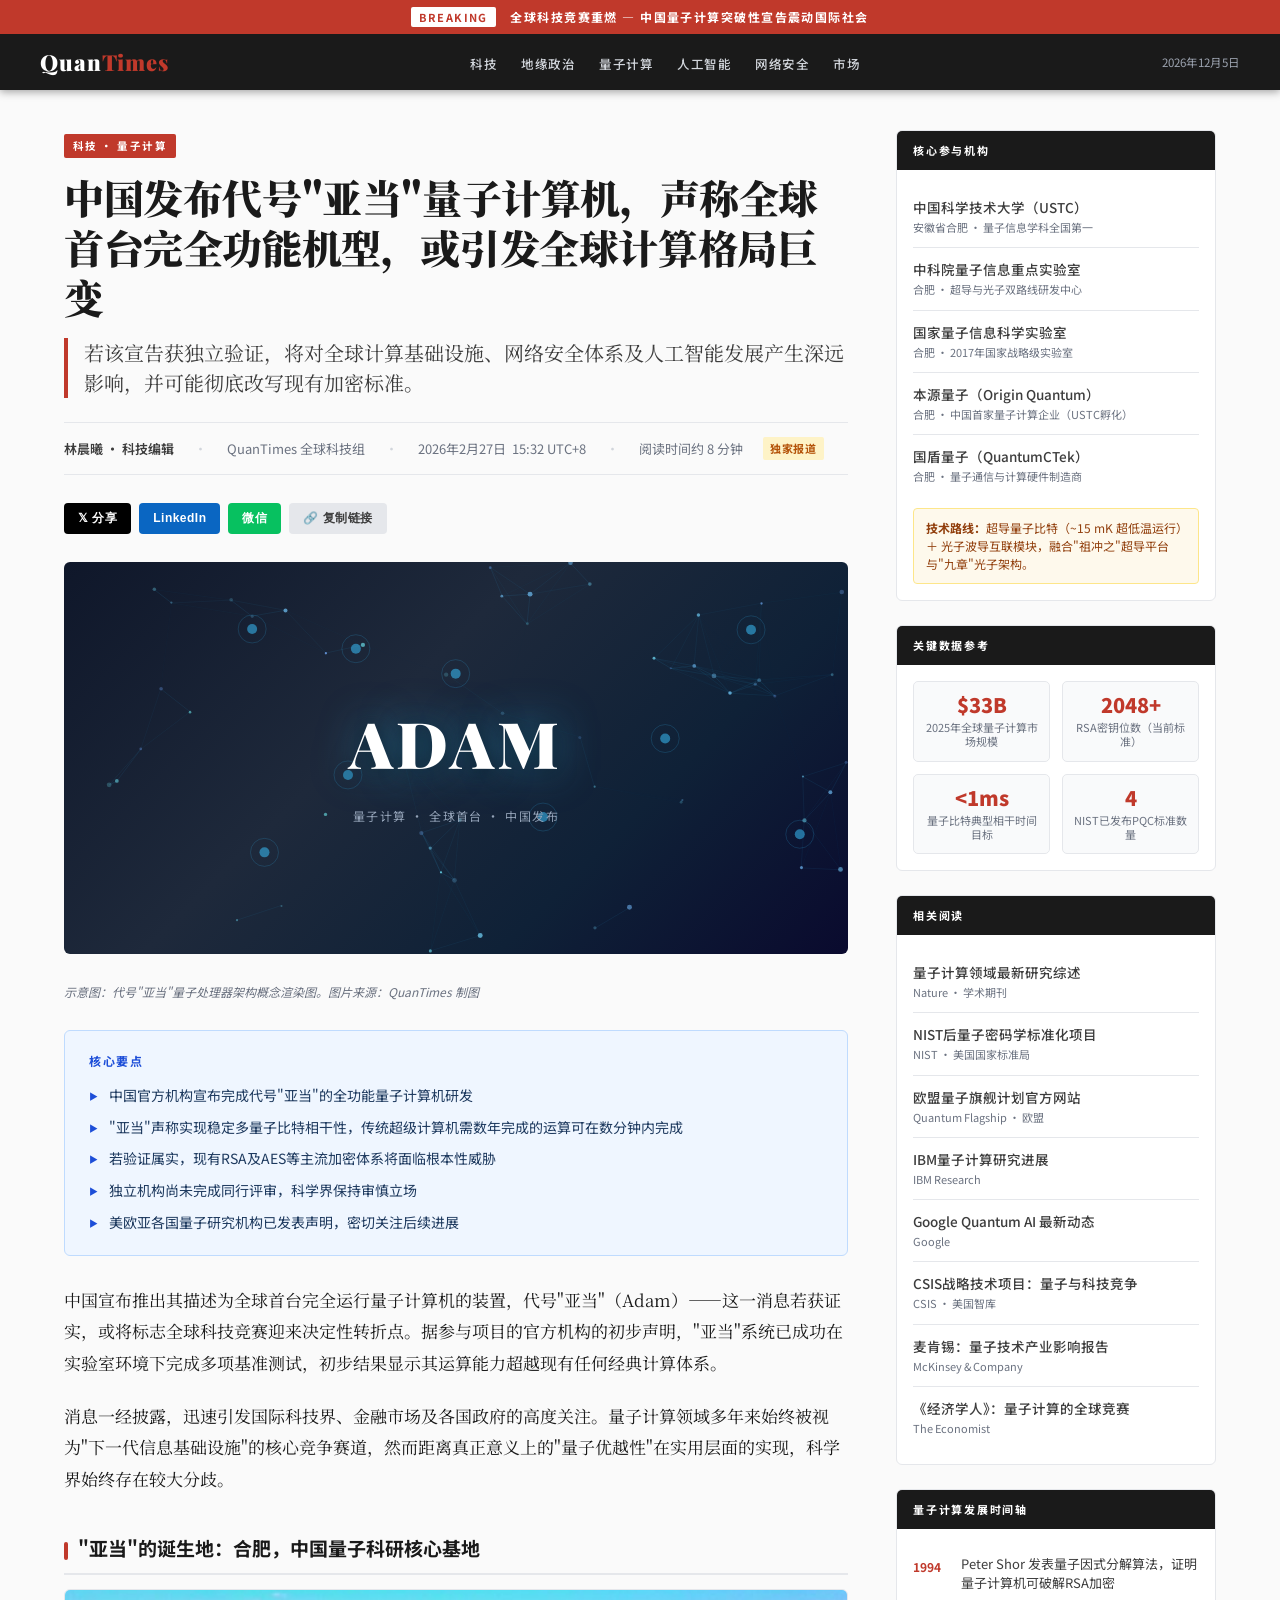
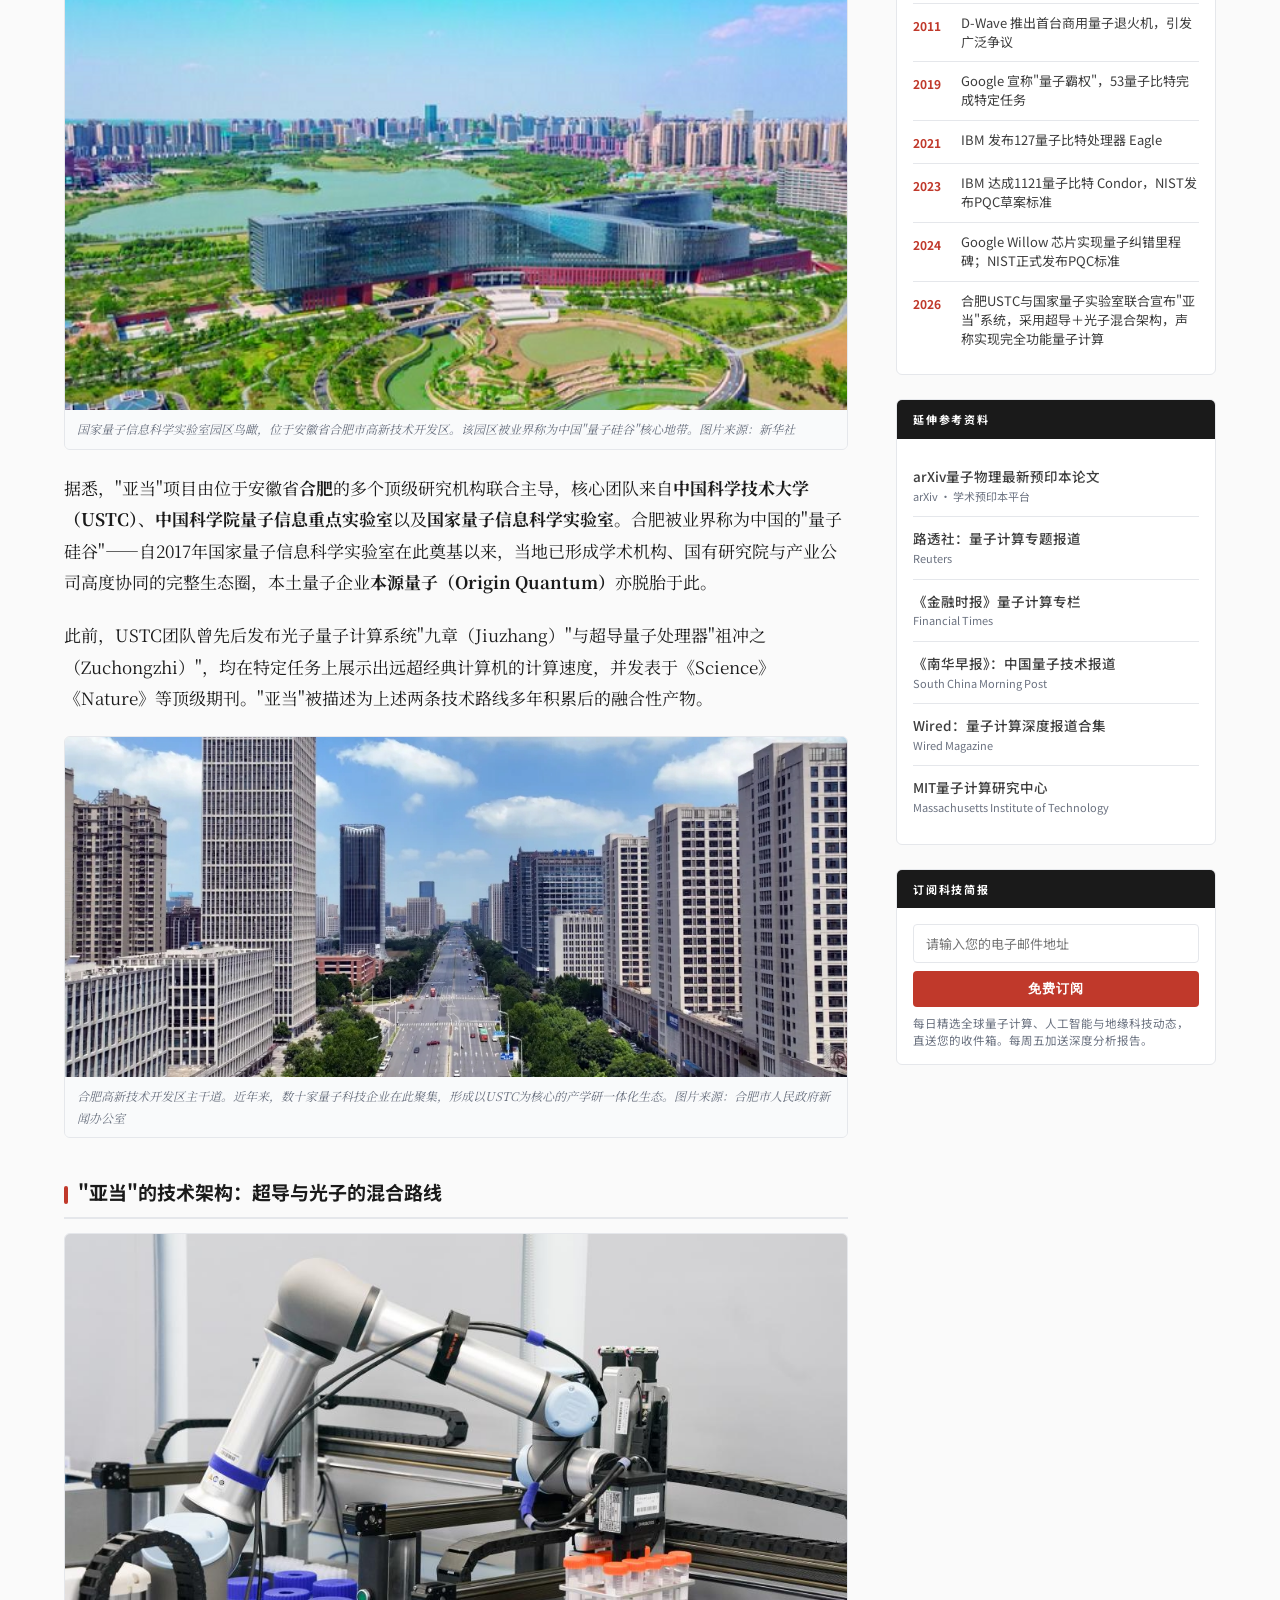
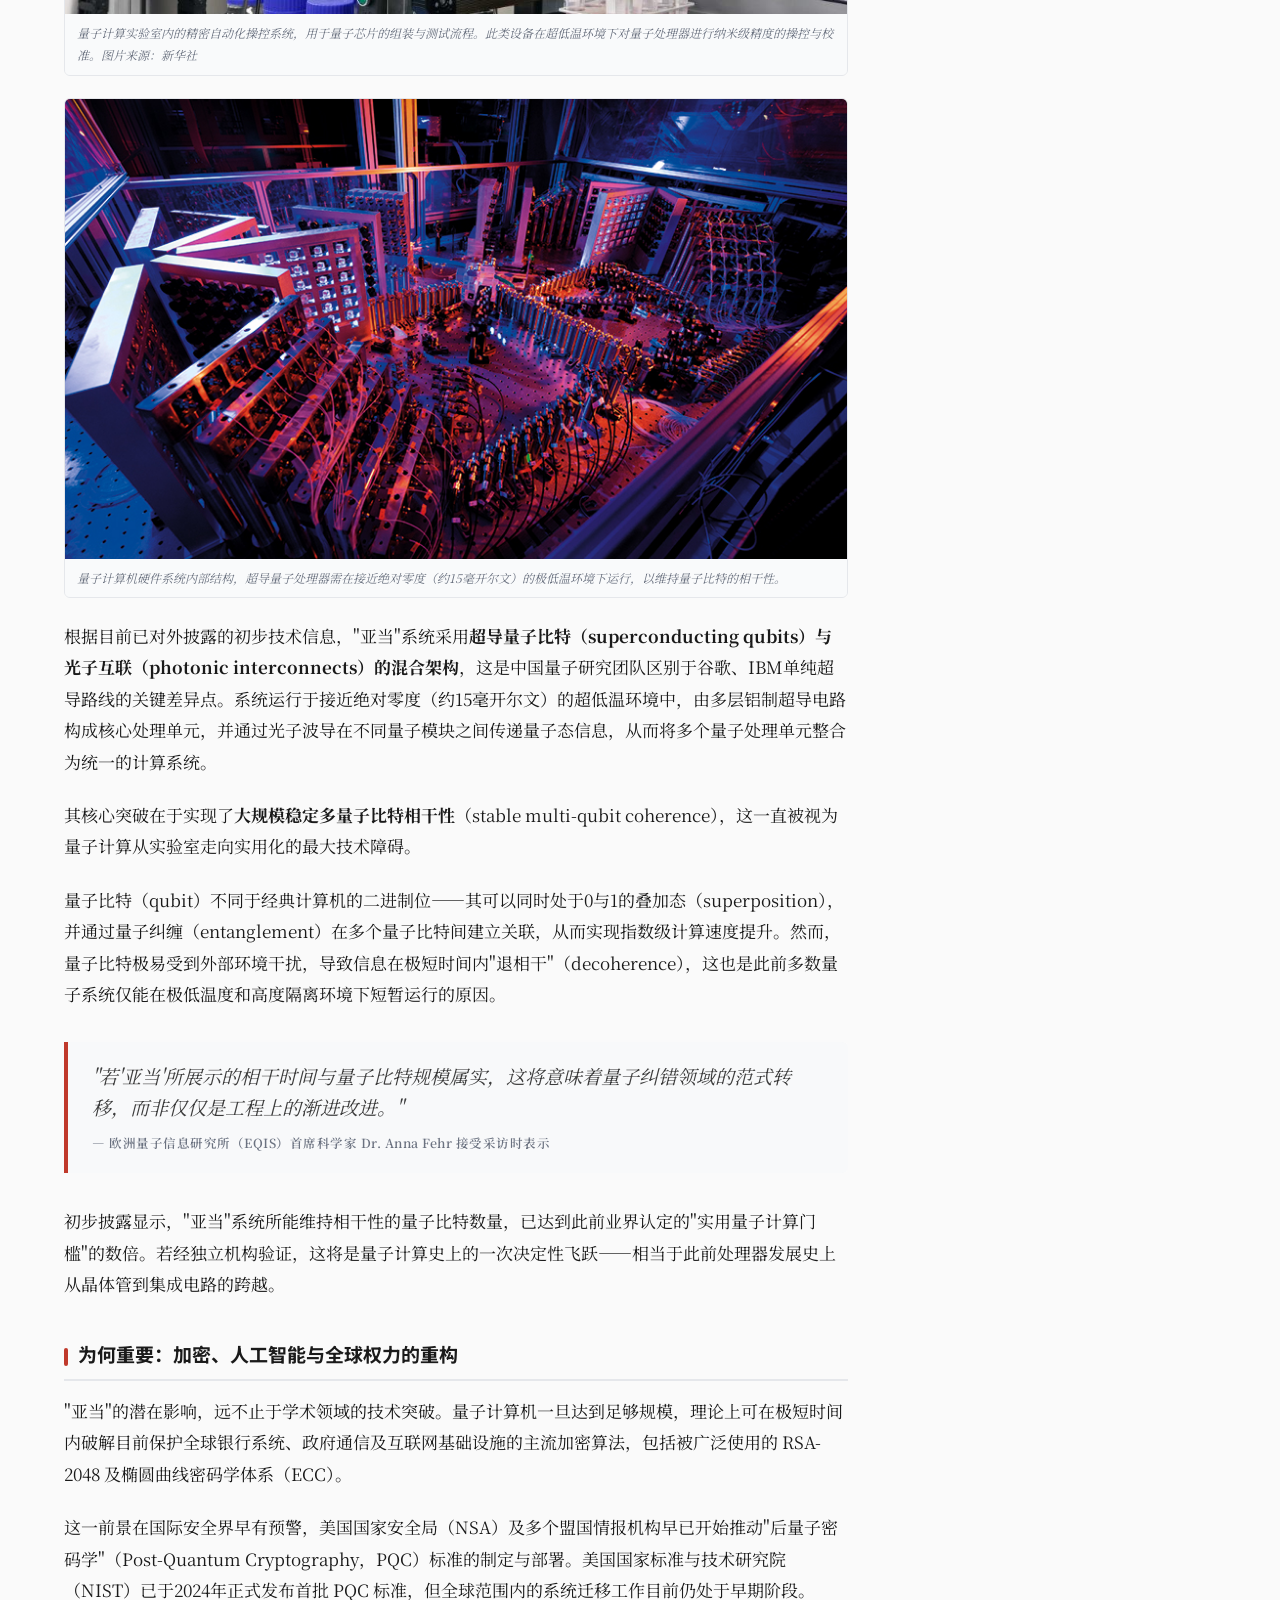
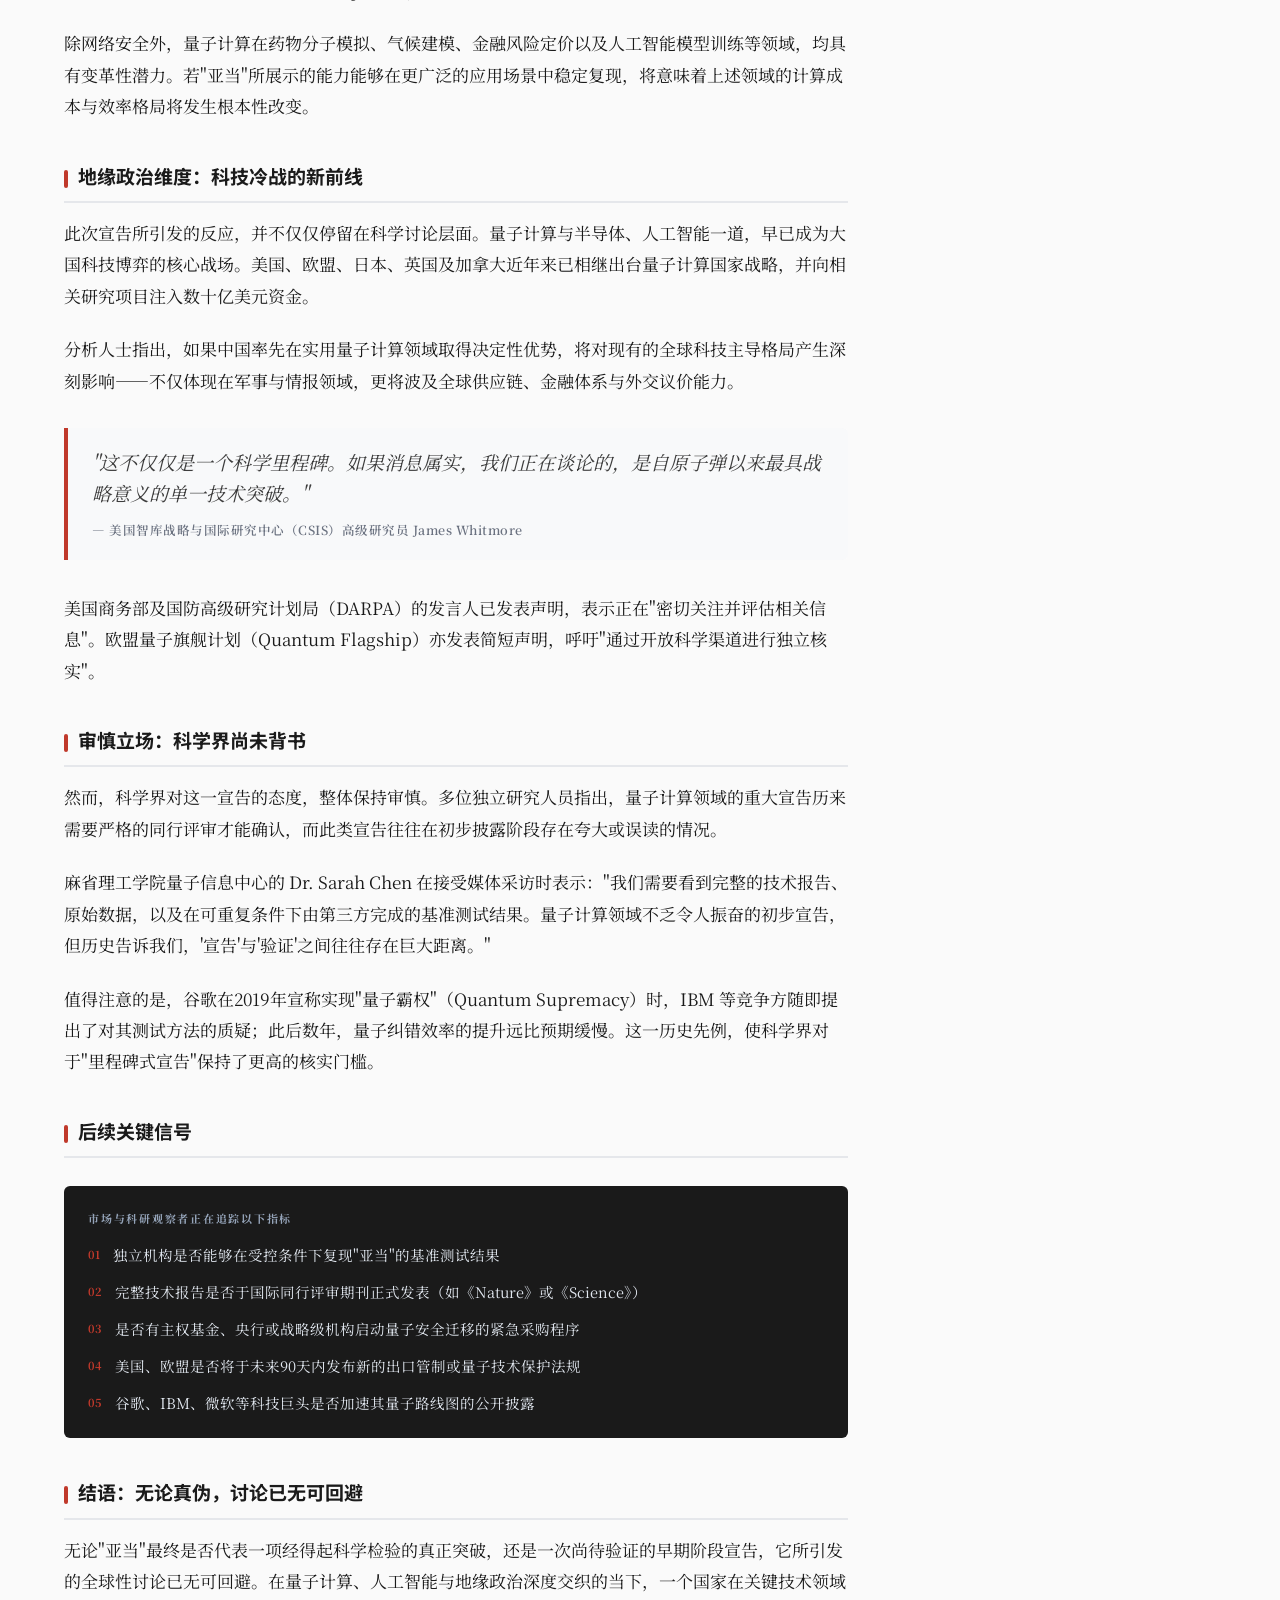
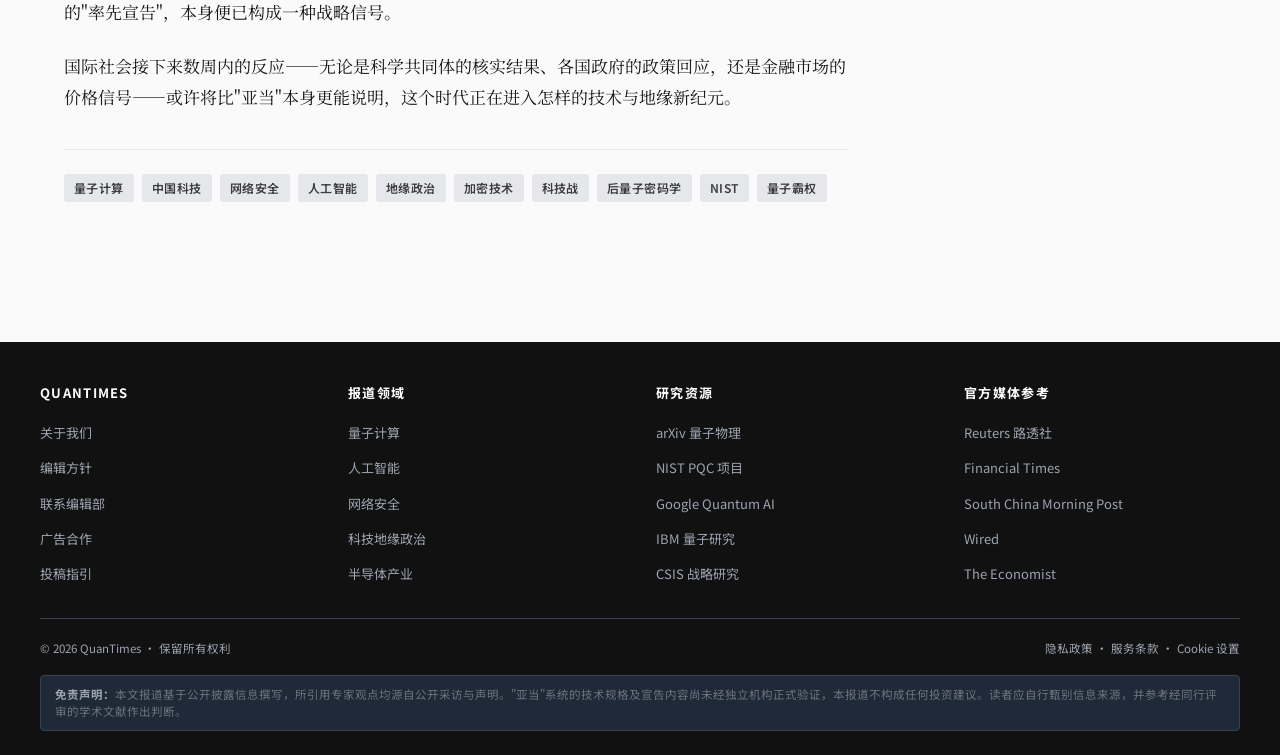
<file: index.html>
<!DOCTYPE html>
<html lang="zh-CN">
<head>
  <meta charset="UTF-8" />
  <meta name="viewport" content="width=device-width, initial-scale=1.0" />
  <title>中国发布"亚当"量子计算机，或引发全球计算格局巨变 — QuanTimes</title>
  <meta name="description" content="中国宣布推出全球首台完全功能量子计算机"亚当"，若获验证，或将重塑全球计算、网络安全与人工智能基础设施。" />
  <link rel="preconnect" href="https://fonts.googleapis.com" />
  <link href="https://fonts.googleapis.com/css2?family=Noto+Serif+SC:wght@300;400;600;700;900&family=Noto+Sans+SC:wght@300;400;500;600;700&family=Playfair+Display:wght@700;900&display=swap" rel="stylesheet" />
  <style>
    *, *::before, *::after { box-sizing: border-box; margin: 0; padding: 0; }

    :root {
      --red:       #c0392b;
      --red-dark:  #96281b;
      --ink:       #1a1a1a;
      --ink-light: #3d3d3d;
      --muted:     #6b7280;
      --border:    #e5e7eb;
      --bg:        #fafafa;
      --white:     #ffffff;
      --accent:    #1d4ed8;
      --gold:      #b45309;
    }

    html { scroll-behavior: smooth; }

    body {
      font-family: 'Noto Sans SC', 'PingFang SC', 'Microsoft YaHei', sans-serif;
      background: var(--bg);
      color: var(--ink);
      line-height: 1.7;
      font-size: 16px;
    }

    /* ── BREAKING BANNER ── */
    .breaking-banner {
      background: var(--red);
      color: #fff;
      font-size: 12px;
      font-weight: 700;
      letter-spacing: .12em;
      text-transform: uppercase;
      padding: 7px 0;
      text-align: center;
      position: sticky;
      top: 0;
      z-index: 100;
    }
    .breaking-banner span.label {
      background: #fff;
      color: var(--red);
      padding: 2px 8px;
      border-radius: 2px;
      margin-right: 10px;
      font-size: 11px;
    }

    /* ── MASTHEAD ── */
    .masthead {
      background: var(--ink);
      color: #fff;
      padding: 0 24px;
      position: sticky;
      top: 32px;
      z-index: 99;
      box-shadow: 0 2px 8px rgba(0,0,0,.35);
    }
    .masthead-inner {
      max-width: 1200px;
      margin: 0 auto;
      display: flex;
      align-items: center;
      justify-content: space-between;
      gap: 16px;
      height: 56px;
    }
    .logo {
      font-family: 'Playfair Display', serif;
      font-size: 22px;
      font-weight: 900;
      letter-spacing: .04em;
      color: #fff;
      text-decoration: none;
      white-space: nowrap;
    }
    .logo span { color: var(--red); }
    .nav-links {
      display: flex;
      gap: 4px;
      list-style: none;
      flex-wrap: wrap;
    }
    .nav-links a {
      color: #d1d5db;
      text-decoration: none;
      font-size: 12.5px;
      font-weight: 500;
      letter-spacing: .04em;
      padding: 4px 10px;
      border-radius: 3px;
      transition: background .15s, color .15s;
    }
    .nav-links a:hover { background: rgba(255,255,255,.1); color: #fff; }
    .nav-date {
      font-size: 11.5px;
      color: #9ca3af;
      white-space: nowrap;
    }

    /* ── LAYOUT ── */
    .page-wrap {
      max-width: 1200px;
      margin: 0 auto;
      padding: 40px 24px 80px;
      display: grid;
      grid-template-columns: 1fr 320px;
      gap: 48px;
      align-items: start;
    }
    @media (max-width: 900px) {
      .page-wrap { grid-template-columns: 1fr; gap: 32px; }
    }

    /* ── ARTICLE ── */
    article { min-width: 0; }

    .section-label {
      display: inline-block;
      background: var(--red);
      color: #fff;
      font-size: 10.5px;
      font-weight: 700;
      letter-spacing: .14em;
      text-transform: uppercase;
      padding: 3px 9px;
      border-radius: 2px;
      margin-bottom: 14px;
    }

    .article-headline {
      font-family: 'Noto Serif SC', 'Georgia', serif;
      font-size: clamp(26px, 4vw, 40px);
      font-weight: 900;
      line-height: 1.25;
      color: var(--ink);
      margin-bottom: 16px;
      letter-spacing: -.01em;
    }

    .article-subheadline {
      font-family: 'Noto Serif SC', serif;
      font-size: clamp(16px, 2.2vw, 20px);
      font-weight: 400;
      color: var(--ink-light);
      border-left: 4px solid var(--red);
      padding-left: 16px;
      margin-bottom: 24px;
      line-height: 1.5;
    }

    .article-meta {
      display: flex;
      flex-wrap: wrap;
      gap: 6px 20px;
      align-items: center;
      padding: 14px 0;
      border-top: 1px solid var(--border);
      border-bottom: 1px solid var(--border);
      margin-bottom: 28px;
      font-size: 13px;
      color: var(--muted);
    }
    .meta-author { font-weight: 600; color: var(--ink-light); }
    .meta-dot { color: #d1d5db; }
    .meta-badge {
      background: #fef3c7;
      color: var(--gold);
      font-size: 11px;
      font-weight: 700;
      padding: 2px 7px;
      border-radius: 2px;
      letter-spacing: .06em;
    }

    /* share row */
    .share-row {
      display: flex;
      gap: 8px;
      margin-bottom: 28px;
      flex-wrap: wrap;
    }
    .share-btn {
      display: inline-flex;
      align-items: center;
      gap: 6px;
      font-size: 12px;
      font-weight: 600;
      padding: 7px 14px;
      border-radius: 4px;
      text-decoration: none;
      border: none;
      cursor: pointer;
      letter-spacing: .04em;
      transition: opacity .15s;
    }
    .share-btn:hover { opacity: .82; }
    .share-btn.twitter  { background: #000; color: #fff; }
    .share-btn.linkedin { background: #0a66c2; color: #fff; }
    .share-btn.wechat   { background: #07c160; color: #fff; }
    .share-btn.copy     { background: var(--border); color: var(--ink-light); }

    /* hero image */
    .hero-img-wrap {
      margin-bottom: 28px;
      position: relative;
      overflow: hidden;
      border-radius: 6px;
      background: linear-gradient(135deg, #0f172a 0%, #1e293b 40%, #0f2137 70%, #0a0a2e 100%);
      aspect-ratio: 16/8;
      display: flex;
      align-items: center;
      justify-content: center;
    }
    .hero-canvas {
      position: absolute; inset: 0;
      width: 100%; height: 100%;
    }
    .hero-overlay {
      position: relative;
      z-index: 2;
      text-align: center;
      padding: 24px;
    }
    .hero-overlay h2 {
      font-family: 'Playfair Display', serif;
      font-size: clamp(32px, 6vw, 64px);
      font-weight: 900;
      color: #fff;
      letter-spacing: .06em;
      text-shadow: 0 0 40px rgba(56,189,248,.6), 0 2px 20px rgba(0,0,0,.8);
    }
    .hero-overlay p {
      font-size: 12px;
      color: #94a3b8;
      margin-top: 8px;
      letter-spacing: .12em;
      text-transform: uppercase;
    }
    .img-caption {
      font-size: 12px;
      color: var(--muted);
      margin-top: 8px;
      font-style: italic;
    }

    /* body copy */
    .body-copy {
      font-family: 'Noto Serif SC', 'Georgia', serif;
      font-size: 17px;
      line-height: 1.85;
      color: var(--ink);
    }
    .body-copy p { margin-bottom: 22px; }
    .body-copy h3 {
      font-family: 'Noto Sans SC', sans-serif;
      font-size: 19px;
      font-weight: 700;
      margin: 36px 0 14px;
      color: var(--ink);
      padding-bottom: 8px;
      border-bottom: 2px solid var(--border);
    }
    .body-copy h3::before {
      content: '';
      display: inline-block;
      width: 4px;
      height: 18px;
      background: var(--red);
      margin-right: 10px;
      vertical-align: middle;
      border-radius: 2px;
    }

    /* pull quote */
    .pull-quote {
      border-left: 4px solid var(--red);
      margin: 32px 0;
      padding: 18px 24px;
      background: #f8f9fa;
      border-radius: 0 6px 6px 0;
    }
    .pull-quote p {
      font-family: 'Noto Serif SC', serif;
      font-size: 19px;
      font-style: italic;
      color: var(--ink-light);
      line-height: 1.65;
      margin: 0;
    }
    .pull-quote cite {
      display: block;
      font-size: 12.5px;
      color: var(--muted);
      margin-top: 10px;
      font-style: normal;
      font-weight: 600;
      letter-spacing: .04em;
    }

    /* key points box */
    .key-points {
      background: #eff6ff;
      border: 1px solid #bfdbfe;
      border-radius: 6px;
      padding: 20px 24px;
      margin: 28px 0;
    }
    .key-points h4 {
      font-family: 'Noto Sans SC', sans-serif;
      font-size: 12px;
      font-weight: 700;
      letter-spacing: .14em;
      text-transform: uppercase;
      color: var(--accent);
      margin-bottom: 12px;
    }
    .key-points ul {
      list-style: none;
      display: flex;
      flex-direction: column;
      gap: 8px;
    }
    .key-points li {
      font-family: 'Noto Sans SC', sans-serif;
      font-size: 14px;
      color: #1e3a5f;
      padding-left: 20px;
      position: relative;
    }
    .key-points li::before {
      content: '▶';
      position: absolute;
      left: 0;
      color: var(--accent);
      font-size: 9px;
      top: 5px;
    }

    /* signals watch */
    .watch-list {
      background: #1a1a1a;
      color: #fff;
      border-radius: 6px;
      padding: 22px 24px;
      margin: 28px 0;
    }
    .watch-list h4 {
      font-size: 11px;
      font-weight: 700;
      letter-spacing: .16em;
      text-transform: uppercase;
      color: #94a3b8;
      margin-bottom: 14px;
    }
    .watch-list ol {
      list-style: none;
      counter-reset: watch;
      display: flex;
      flex-direction: column;
      gap: 10px;
    }
    .watch-list li {
      counter-increment: watch;
      display: flex;
      align-items: flex-start;
      gap: 12px;
      font-size: 14.5px;
      color: #e2e8f0;
    }
    .watch-list li::before {
      content: counter(watch, decimal-leading-zero);
      flex-shrink: 0;
      font-size: 11px;
      font-weight: 700;
      color: var(--red);
      letter-spacing: .04em;
      margin-top: 2px;
    }

    /* tags */
    .tags {
      display: flex;
      flex-wrap: wrap;
      gap: 8px;
      margin: 36px 0 0;
      padding-top: 24px;
      border-top: 1px solid var(--border);
    }
    .tag {
      font-size: 12px;
      font-weight: 600;
      padding: 4px 10px;
      border-radius: 3px;
      background: var(--border);
      color: var(--ink-light);
      text-decoration: none;
      letter-spacing: .04em;
      transition: background .15s;
    }
    .tag:hover { background: #d1d5db; }

    /* ── SIDEBAR ── */
    aside { min-width: 0; }

    .sidebar-card {
      background: var(--white);
      border: 1px solid var(--border);
      border-radius: 6px;
      margin-bottom: 24px;
      overflow: hidden;
    }
    .sidebar-card-header {
      background: var(--ink);
      color: #fff;
      font-size: 11px;
      font-weight: 700;
      letter-spacing: .16em;
      text-transform: uppercase;
      padding: 10px 16px;
    }
    .sidebar-card-body { padding: 16px; }

    /* related links */
    .related-list { list-style: none; display: flex; flex-direction: column; gap: 0; }
    .related-list li { border-bottom: 1px solid var(--border); }
    .related-list li:last-child { border-bottom: none; }
    .related-list a {
      display: block;
      padding: 12px 0;
      font-size: 13.5px;
      font-weight: 500;
      color: var(--ink-light);
      text-decoration: none;
      line-height: 1.4;
      transition: color .15s;
    }
    .related-list a:hover { color: var(--accent); }
    .related-list .src {
      display: block;
      font-size: 11px;
      color: var(--muted);
      margin-top: 3px;
      font-weight: 400;
    }

    /* data card */
    .stat-grid {
      display: grid;
      grid-template-columns: 1fr 1fr;
      gap: 12px;
    }
    .stat-item {
      text-align: center;
      padding: 12px 8px;
      background: #f9fafb;
      border-radius: 5px;
      border: 1px solid var(--border);
    }
    .stat-item .val {
      display: block;
      font-size: 20px;
      font-weight: 900;
      color: var(--red);
      line-height: 1.1;
    }
    .stat-item .lbl {
      display: block;
      font-size: 11px;
      color: var(--muted);
      margin-top: 4px;
      line-height: 1.3;
    }

    /* context timeline */
    .timeline { list-style: none; display: flex; flex-direction: column; gap: 0; }
    .timeline li {
      display: flex;
      gap: 12px;
      padding: 10px 0;
      border-bottom: 1px solid var(--border);
      font-size: 13px;
    }
    .timeline li:last-child { border-bottom: none; }
    .tl-year {
      flex-shrink: 0;
      font-weight: 700;
      color: var(--red);
      font-size: 12px;
      width: 36px;
      padding-top: 2px;
    }
    .tl-text { color: var(--ink-light); line-height: 1.45; }

    /* newsletter */
    .newsletter input {
      width: 100%;
      padding: 9px 12px;
      border: 1px solid var(--border);
      border-radius: 4px;
      font-size: 13px;
      margin-bottom: 8px;
      font-family: inherit;
    }
    .newsletter button {
      width: 100%;
      padding: 9px;
      background: var(--red);
      color: #fff;
      border: none;
      border-radius: 4px;
      font-size: 13px;
      font-weight: 700;
      cursor: pointer;
      letter-spacing: .06em;
      transition: background .15s;
    }
    .newsletter button:hover { background: var(--red-dark); }
    .newsletter p {
      font-size: 11.5px;
      color: var(--muted);
      margin-top: 8px;
      line-height: 1.4;
    }

    /* ── FOOTER ── */
    footer {
      background: #111;
      color: #9ca3af;
      padding: 40px 24px 24px;
      margin-top: 60px;
    }
    .footer-inner {
      max-width: 1200px;
      margin: 0 auto;
      display: grid;
      grid-template-columns: repeat(auto-fit, minmax(200px, 1fr));
      gap: 32px;
      padding-bottom: 32px;
      border-bottom: 1px solid #374151;
    }
    .footer-col h4 {
      color: #fff;
      font-size: 13px;
      font-weight: 700;
      letter-spacing: .1em;
      text-transform: uppercase;
      margin-bottom: 14px;
    }
    .footer-col ul { list-style: none; display: flex; flex-direction: column; gap: 8px; }
    .footer-col a {
      color: #9ca3af;
      text-decoration: none;
      font-size: 13px;
      transition: color .15s;
    }
    .footer-col a:hover { color: #fff; }
    .footer-bottom {
      max-width: 1200px;
      margin: 20px auto 0;
      display: flex;
      flex-wrap: wrap;
      justify-content: space-between;
      gap: 8px;
      font-size: 11.5px;
    }
    .disclaimer {
      background: #1f2937;
      border: 1px solid #374151;
      border-radius: 4px;
      padding: 10px 14px;
      font-size: 11.5px;
      line-height: 1.5;
      margin-top: 12px;
      color: #6b7280;
    }
    .disclaimer strong { color: #9ca3af; }

    /* reading progress */
    #progress-bar {
      position: fixed;
      top: 0; left: 0;
      height: 3px;
      background: var(--red);
      z-index: 200;
      width: 0%;
      transition: width .1s linear;
    }

    /* copy toast */
    #toast {
      position: fixed;
      bottom: 28px; right: 28px;
      background: #111;
      color: #fff;
      padding: 10px 18px;
      border-radius: 5px;
      font-size: 13px;
      font-weight: 600;
      opacity: 0;
      transition: opacity .3s;
      pointer-events: none;
      z-index: 999;
    }
    #toast.show { opacity: 1; }
  </style>
  <link rel="icon" type="image/svg+xml" href="favicon.svg" />
</head>
<body>

<div id="progress-bar"></div>
<div id="toast">已复制链接 ✓</div>

<!-- BREAKING BANNER -->
<div class="breaking-banner">
  <span class="label">Breaking</span>
  全球科技竞赛重燃 — 中国量子计算突破性宣告震动国际社会
</div>

<!-- MASTHEAD -->
<header class="masthead">
  <div class="masthead-inner">
    <a class="logo" href="#">Quan<span>Times</span></a>
    <nav>
      <ul class="nav-links">
        <li><a href="keji.html">科技</a></li>
        <li><a href="geopolitics.html">地缘政治</a></li>
        <li><a href="quantum.html">量子计算</a></li>
        <li><a href="ai.html">人工智能</a></li>
        <li><a href="security.html">网络安全</a></li>
        <li><a href="markets.html">市场</a></li>
      </ul>
    </nav>
    <span class="nav-date" id="live-date">2026年2月27日</span>
  </div>
</header>

<!-- MAIN CONTENT -->
<main class="page-wrap">

  <!-- ── ARTICLE ── -->
  <article>
    <span class="section-label">科技 · 量子计算</span>

    <h1 class="article-headline">
      中国发布代号"亚当"量子计算机，声称全球首台完全功能机型，或引发全球计算格局巨变
    </h1>

    <p class="article-subheadline">
      若该宣告获独立验证，将对全球计算基础设施、网络安全体系及人工智能发展产生深远影响，并可能彻底改写现有加密标准。
    </p>

    <div class="article-meta">
      <span class="meta-author">林晨曦 · 科技编辑</span>
      <span class="meta-dot">·</span>
      <span>QuanTimes 全球科技组</span>
      <span class="meta-dot">·</span>
      <span>2026年2月27日 &nbsp;15:32 UTC+8</span>
      <span class="meta-dot">·</span>
      <span>阅读时间约 8 分钟</span>
      <span class="meta-badge">独家报道</span>
    </div>

    <!-- share -->
    <div class="share-row">
      <button class="share-btn twitter" onclick="shareTwitter()">𝕏 分享</button>
      <button class="share-btn linkedin" onclick="shareLinkedIn()">LinkedIn</button>
      <button class="share-btn wechat">微信</button>
      <button class="share-btn copy" onclick="copyLink()">🔗 复制链接</button>
    </div>

    <!-- HERO -->
    <div class="hero-img-wrap">
      <canvas class="hero-canvas" id="hero-canvas"></canvas>
      <div class="hero-overlay">
        <h2>ADAM</h2>
        <p>量子计算 · 全球首台 · 中国发布</p>
      </div>
    </div>
    <p class="img-caption">示意图：代号"亚当"量子处理器架构概念渲染图。图片来源：QuanTimes 制图</p>

    <!-- KEY POINTS -->
    <div class="key-points">
      <h4>核心要点</h4>
      <ul>
        <li>中国官方机构宣布完成代号"亚当"的全功能量子计算机研发</li>
        <li>"亚当"声称实现稳定多量子比特相干性，传统超级计算机需数年完成的运算可在数分钟内完成</li>
        <li>若验证属实，现有RSA及AES等主流加密体系将面临根本性威胁</li>
        <li>独立机构尚未完成同行评审，科学界保持审慎立场</li>
        <li>美欧亚各国量子研究机构已发表声明，密切关注后续进展</li>
      </ul>
    </div>

    <!-- BODY -->
    <div class="body-copy">

      <p>
        中国宣布推出其描述为全球首台完全运行量子计算机的装置，代号"亚当"（Adam）——这一消息若获证实，或将标志全球科技竞赛迎来决定性转折点。据参与项目的官方机构的初步声明，"亚当"系统已成功在实验室环境下完成多项基准测试，初步结果显示其运算能力超越现有任何经典计算体系。
      </p>

      <p>
        消息一经披露，迅速引发国际科技界、金融市场及各国政府的高度关注。量子计算领域多年来始终被视为"下一代信息基础设施"的核心竞争赛道，然而距离真正意义上的"量子优越性"在实用层面的实现，科学界始终存在较大分歧。
      </p>

      <h3>"亚当"的诞生地：合肥，中国量子科研核心基地</h3>

      <figure style="margin:0 0 22px;border-radius:6px;overflow:hidden;border:1px solid var(--border);">
        <img src="1693558498842015552.png" alt="国家量子信息科学实验室园区鸟瞰图，合肥" style="width:100%;display:block;max-height:420px;object-fit:cover;" />
        <figcaption style="font-size:12px;color:var(--muted);padding:8px 12px;background:#f9fafb;font-style:italic;">
          国家量子信息科学实验室园区鸟瞰，位于安徽省合肥市高新技术开发区。该园区被业界称为中国"量子硅谷"核心地带。图片来源：新华社
        </figcaption>
      </figure>

      <p>
        据悉，"亚当"项目由位于安徽省<strong>合肥</strong>的多个顶级研究机构联合主导，核心团队来自<strong>中国科学技术大学（USTC）</strong>、<strong>中国科学院量子信息重点实验室</strong>以及<strong>国家量子信息科学实验室</strong>。合肥被业界称为中国的"量子硅谷"——自2017年国家量子信息科学实验室在此奠基以来，当地已形成学术机构、国有研究院与产业公司高度协同的完整生态圈，本土量子企业<strong>本源量子（Origin Quantum）</strong>亦脱胎于此。
      </p>

      <p>
        此前，USTC团队曾先后发布光子量子计算系统"九章（Jiuzhang）"与超导量子处理器"祖冲之（Zuchongzhi）"，均在特定任务上展示出远超经典计算机的计算速度，并发表于《Science》《Nature》等顶级期刊。"亚当"被描述为上述两条技术路线多年积累后的融合性产物。
      </p>

      <figure style="margin:0 0 22px;border-radius:6px;overflow:hidden;border:1px solid var(--border);">
        <img src="117750272_996be1b5-9a73-4a0d-8216-b92c42cad7de.png" alt="合肥高新区主干道，量子大道" style="width:100%;display:block;max-height:340px;object-fit:cover;" />
        <figcaption style="font-size:12px;color:var(--muted);padding:8px 12px;background:#f9fafb;font-style:italic;">
          合肥高新技术开发区主干道。近年来，数十家量子科技企业在此聚集，形成以USTC为核心的产学研一体化生态。图片来源：合肥市人民政府新闻办公室
        </figcaption>
      </figure>

      <h3>"亚当"的技术架构：超导与光子的混合路线</h3>

      <figure style="margin:0 0 22px;border-radius:6px;overflow:hidden;border:1px solid var(--border);">
        <img src="19c5acf0903dbc4fc7c941134930f22b.jpg" alt="量子计算实验室内的自动化精密操作系统" style="width:100%;display:block;max-height:380px;object-fit:cover;object-position:center top;" />
        <figcaption style="font-size:12px;color:var(--muted);padding:8px 12px;background:#f9fafb;font-style:italic;">
          量子计算实验室内的精密自动化操控系统，用于量子芯片的组装与测试流程。此类设备在超低温环境下对量子处理器进行纳米级精度的操控与校准。图片来源：新华社
        </figcaption>
      </figure>

      <figure style="margin:0 0 22px;border-radius:6px;overflow:hidden;border:1px solid var(--border);">
        <img src="1310383269_16399675030401n.jpg" alt="量子计算机硬件系统" style="width:100%;display:block;max-height:460px;object-fit:cover;object-position:center;" />
        <figcaption style="font-size:12px;color:var(--muted);padding:8px 12px;background:#f9fafb;font-style:italic;">
          量子计算机硬件系统内部结构，超导量子处理器需在接近绝对零度（约15毫开尔文）的极低温环境下运行，以维持量子比特的相干性。
        </figcaption>
      </figure>

      <p>
        根据目前已对外披露的初步技术信息，"亚当"系统采用<strong>超导量子比特（superconducting qubits）与光子互联（photonic interconnects）的混合架构</strong>，这是中国量子研究团队区别于谷歌、IBM单纯超导路线的关键差异点。系统运行于接近绝对零度（约15毫开尔文）的超低温环境中，由多层铝制超导电路构成核心处理单元，并通过光子波导在不同量子模块之间传递量子态信息，从而将多个量子处理单元整合为统一的计算系统。
      </p>

      <p>
        其核心突破在于实现了<strong>大规模稳定多量子比特相干性</strong>（stable multi-qubit coherence），这一直被视为量子计算从实验室走向实用化的最大技术障碍。
      </p>

      <p>
        量子比特（qubit）不同于经典计算机的二进制位——其可以同时处于0与1的叠加态（superposition），并通过量子纠缠（entanglement）在多个量子比特间建立关联，从而实现指数级计算速度提升。然而，量子比特极易受到外部环境干扰，导致信息在极短时间内"退相干"（decoherence），这也是此前多数量子系统仅能在极低温度和高度隔离环境下短暂运行的原因。
      </p>

      <div class="pull-quote">
        <p>"若'亚当'所展示的相干时间与量子比特规模属实，这将意味着量子纠错领域的范式转移，而非仅仅是工程上的渐进改进。"</p>
        <cite>— 欧洲量子信息研究所（EQIS）首席科学家 Dr. Anna Fehr 接受采访时表示</cite>
      </div>

      <p>
        初步披露显示，"亚当"系统所能维持相干性的量子比特数量，已达到此前业界认定的"实用量子计算门槛"的数倍。若经独立机构验证，这将是量子计算史上的一次决定性飞跃——相当于此前处理器发展史上从晶体管到集成电路的跨越。
      </p>

      <h3>为何重要：加密、人工智能与全球权力的重构</h3>

      <p>
        "亚当"的潜在影响，远不止于学术领域的技术突破。量子计算机一旦达到足够规模，理论上可在极短时间内破解目前保护全球银行系统、政府通信及互联网基础设施的主流加密算法，包括被广泛使用的 RSA-2048 及椭圆曲线密码学体系（ECC）。
      </p>

      <p>
        这一前景在国际安全界早有预警，美国国家安全局（NSA）及多个盟国情报机构早已开始推动"后量子密码学"（Post-Quantum Cryptography，PQC）标准的制定与部署。美国国家标准与技术研究院（NIST）已于2024年正式发布首批 PQC 标准，但全球范围内的系统迁移工作目前仍处于早期阶段。
      </p>

      <p>
        除网络安全外，量子计算在药物分子模拟、气候建模、金融风险定价以及人工智能模型训练等领域，均具有变革性潜力。若"亚当"所展示的能力能够在更广泛的应用场景中稳定复现，将意味着上述领域的计算成本与效率格局将发生根本性改变。
      </p>

      <h3>地缘政治维度：科技冷战的新前线</h3>

      <p>
        此次宣告所引发的反应，并不仅仅停留在科学讨论层面。量子计算与半导体、人工智能一道，早已成为大国科技博弈的核心战场。美国、欧盟、日本、英国及加拿大近年来已相继出台量子计算国家战略，并向相关研究项目注入数十亿美元资金。
      </p>

      <p>
        分析人士指出，如果中国率先在实用量子计算领域取得决定性优势，将对现有的全球科技主导格局产生深刻影响——不仅体现在军事与情报领域，更将波及全球供应链、金融体系与外交议价能力。
      </p>

      <div class="pull-quote">
        <p>"这不仅仅是一个科学里程碑。如果消息属实，我们正在谈论的，是自原子弹以来最具战略意义的单一技术突破。"</p>
        <cite>— 美国智库战略与国际研究中心（CSIS）高级研究员 James Whitmore</cite>
      </div>

      <p>
        美国商务部及国防高级研究计划局（DARPA）的发言人已发表声明，表示正在"密切关注并评估相关信息"。欧盟量子旗舰计划（Quantum Flagship）亦发表简短声明，呼吁"通过开放科学渠道进行独立核实"。
      </p>

      <h3>审慎立场：科学界尚未背书</h3>

      <p>
        然而，科学界对这一宣告的态度，整体保持审慎。多位独立研究人员指出，量子计算领域的重大宣告历来需要严格的同行评审才能确认，而此类宣告往往在初步披露阶段存在夸大或误读的情况。
      </p>

      <p>
        麻省理工学院量子信息中心的 Dr. Sarah Chen 在接受媒体采访时表示："我们需要看到完整的技术报告、原始数据，以及在可重复条件下由第三方完成的基准测试结果。量子计算领域不乏令人振奋的初步宣告，但历史告诉我们，'宣告'与'验证'之间往往存在巨大距离。"
      </p>

      <p>
        值得注意的是，谷歌在2019年宣称实现"量子霸权"（Quantum Supremacy）时，IBM 等竞争方随即提出了对其测试方法的质疑；此后数年，量子纠错效率的提升远比预期缓慢。这一历史先例，使科学界对于"里程碑式宣告"保持了更高的核实门槛。
      </p>

      <h3>后续关键信号</h3>

      <div class="watch-list">
        <h4>市场与科研观察者正在追踪以下指标</h4>
        <ol>
          <li>独立机构是否能够在受控条件下复现"亚当"的基准测试结果</li>
          <li>完整技术报告是否于国际同行评审期刊正式发表（如《Nature》或《Science》）</li>
          <li>是否有主权基金、央行或战略级机构启动量子安全迁移的紧急采购程序</li>
          <li>美国、欧盟是否将于未来90天内发布新的出口管制或量子技术保护法规</li>
          <li>谷歌、IBM、微软等科技巨头是否加速其量子路线图的公开披露</li>
        </ol>
      </div>

      <h3>结语：无论真伪，讨论已无可回避</h3>

      <p>
        无论"亚当"最终是否代表一项经得起科学检验的真正突破，还是一次尚待验证的早期阶段宣告，它所引发的全球性讨论已无可回避。在量子计算、人工智能与地缘政治深度交织的当下，一个国家在关键技术领域的"率先宣告"，本身便已构成一种战略信号。
      </p>

      <p>
        国际社会接下来数周内的反应——无论是科学共同体的核实结果、各国政府的政策回应，还是金融市场的价格信号——或许将比"亚当"本身更能说明，这个时代正在进入怎样的技术与地缘新纪元。
      </p>

    </div><!-- /body-copy -->

    <!-- TAGS -->
    <div class="tags">
      <a class="tag" href="#">量子计算</a>
      <a class="tag" href="#">中国科技</a>
      <a class="tag" href="#">网络安全</a>
      <a class="tag" href="#">人工智能</a>
      <a class="tag" href="#">地缘政治</a>
      <a class="tag" href="#">加密技术</a>
      <a class="tag" href="#">科技战</a>
      <a class="tag" href="#">后量子密码学</a>
      <a class="tag" href="#">NIST</a>
      <a class="tag" href="#">量子霸权</a>
    </div>

  </article>

  <!-- ── SIDEBAR ── */-->
  <aside>

    <!-- INSTITUTIONS -->
    <div class="sidebar-card">
      <div class="sidebar-card-header">核心参与机构</div>
      <div class="sidebar-card-body">
        <ul class="related-list">
          <li>
            <a href="https://www.ustc.edu.cn" target="_blank" rel="noopener">
              中国科学技术大学（USTC）
              <span class="src">安徽省合肥 · 量子信息学科全国第一</span>
            </a>
          </li>
          <li>
            <a href="http://lqcc.ustc.edu.cn" target="_blank" rel="noopener">
              中科院量子信息重点实验室
              <span class="src">合肥 · 超导与光子双路线研发中心</span>
            </a>
          </li>
          <li>
            <a href="#" target="_blank" rel="noopener">
              国家量子信息科学实验室
              <span class="src">合肥 · 2017年国家战略级实验室</span>
            </a>
          </li>
          <li>
            <a href="https://www.originqc.com.cn" target="_blank" rel="noopener">
              本源量子（Origin Quantum）
              <span class="src">合肥 · 中国首家量子计算企业（USTC孵化）</span>
            </a>
          </li>
          <li>
            <a href="https://www.quantum-info.com" target="_blank" rel="noopener">
              国盾量子（QuantumCTek）
              <span class="src">合肥 · 量子通信与计算硬件制造商</span>
            </a>
          </li>
        </ul>
        <div style="margin-top:12px;padding:10px 12px;background:#fef9ec;border:1px solid #fde68a;border-radius:4px;font-size:12px;color:#92400e;line-height:1.5;">
          <strong>技术路线：</strong>超导量子比特（~15 mK 超低温运行）＋ 光子波导互联模块，融合"祖冲之"超导平台与"九章"光子架构。
        </div>
      </div>
    </div>

    <!-- KEY DATA -->
    <div class="sidebar-card">
      <div class="sidebar-card-header">关键数据参考</div>
      <div class="sidebar-card-body">
        <div class="stat-grid">
          <div class="stat-item"><span class="val">$33B</span><span class="lbl">2025年全球量子计算市场规模</span></div>
          <div class="stat-item"><span class="val">2048+</span><span class="lbl">RSA密钥位数（当前标准）</span></div>
          <div class="stat-item"><span class="val">&lt;1ms</span><span class="lbl">量子比特典型相干时间目标</span></div>
          <div class="stat-item"><span class="val">4</span><span class="lbl">NIST已发布PQC标准数量</span></div>
        </div>
      </div>
    </div>

    <!-- RELATED LINKS -->
    <div class="sidebar-card">
      <div class="sidebar-card-header">相关阅读</div>
      <div class="sidebar-card-body">
        <ul class="related-list">
          <li>
            <a href="https://www.nature.com/subjects/quantum-computing" target="_blank" rel="noopener">
              量子计算领域最新研究综述
              <span class="src">Nature · 学术期刊</span>
            </a>
          </li>
          <li>
            <a href="https://csrc.nist.gov/projects/post-quantum-cryptography" target="_blank" rel="noopener">
              NIST后量子密码学标准化项目
              <span class="src">NIST · 美国国家标准局</span>
            </a>
          </li>
          <li>
            <a href="https://quantumflag.eu" target="_blank" rel="noopener">
              欧盟量子旗舰计划官方网站
              <span class="src">Quantum Flagship · 欧盟</span>
            </a>
          </li>
          <li>
            <a href="https://research.ibm.com/quantum-computing" target="_blank" rel="noopener">
              IBM量子计算研究进展
              <span class="src">IBM Research</span>
            </a>
          </li>
          <li>
            <a href="https://quantumai.google" target="_blank" rel="noopener">
              Google Quantum AI 最新动态
              <span class="src">Google</span>
            </a>
          </li>
          <li>
            <a href="https://www.csis.org/programs/strategic-technologies-program" target="_blank" rel="noopener">
              CSIS战略技术项目：量子与科技竞争
              <span class="src">CSIS · 美国智库</span>
            </a>
          </li>
          <li>
            <a href="https://www.mckinsey.com/capabilities/mckinsey-digital/our-insights/quantum-technology" target="_blank" rel="noopener">
              麦肯锡：量子技术产业影响报告
              <span class="src">McKinsey & Company</span>
            </a>
          </li>
          <li>
            <a href="https://www.economist.com/technology-quarterly/2023/01/04/the-race-to-dominate-quantum-computing" target="_blank" rel="noopener">
              《经济学人》：量子计算的全球竞赛
              <span class="src">The Economist</span>
            </a>
          </li>
        </ul>
      </div>
    </div>

    <!-- TIMELINE -->
    <div class="sidebar-card">
      <div class="sidebar-card-header">量子计算发展时间轴</div>
      <div class="sidebar-card-body">
        <ul class="timeline">
          <li><span class="tl-year">1994</span><span class="tl-text">Peter Shor 发表量子因式分解算法，证明量子计算机可破解RSA加密</span></li>
          <li><span class="tl-year">2011</span><span class="tl-text">D-Wave 推出首台商用量子退火机，引发广泛争议</span></li>
          <li><span class="tl-year">2019</span><span class="tl-text">Google 宣称"量子霸权"，53量子比特完成特定任务</span></li>
          <li><span class="tl-year">2021</span><span class="tl-text">IBM 发布127量子比特处理器 Eagle</span></li>
          <li><span class="tl-year">2023</span><span class="tl-text">IBM 达成1121量子比特 Condor，NIST发布PQC草案标准</span></li>
          <li><span class="tl-year">2024</span><span class="tl-text">Google Willow 芯片实现量子纠错里程碑；NIST正式发布PQC标准</span></li>
          <li><span class="tl-year">2026</span><span class="tl-text">合肥USTC与国家量子实验室联合宣布"亚当"系统，采用超导＋光子混合架构，声称实现完全功能量子计算</span></li>
        </ul>
      </div>
    </div>

    <!-- MORE RELATED -->
    <div class="sidebar-card">
      <div class="sidebar-card-header">延伸参考资料</div>
      <div class="sidebar-card-body">
        <ul class="related-list">
          <li>
            <a href="https://arxiv.org/list/quant-ph/recent" target="_blank" rel="noopener">
              arXiv量子物理最新预印本论文
              <span class="src">arXiv · 学术预印本平台</span>
            </a>
          </li>
          <li>
            <a href="https://www.reuters.com/technology/quantum-computing/" target="_blank" rel="noopener">
              路透社：量子计算专题报道
              <span class="src">Reuters</span>
            </a>
          </li>
          <li>
            <a href="https://www.ft.com/quantum-computing" target="_blank" rel="noopener">
              《金融时报》量子计算专栏
              <span class="src">Financial Times</span>
            </a>
          </li>
          <li>
            <a href="https://www.scmp.com/tech/tech-trends/quantum-computing" target="_blank" rel="noopener">
              《南华早报》：中国量子技术报道
              <span class="src">South China Morning Post</span>
            </a>
          </li>
          <li>
            <a href="https://www.wired.com/tag/quantum-computing/" target="_blank" rel="noopener">
              Wired：量子计算深度报道合集
              <span class="src">Wired Magazine</span>
            </a>
          </li>
          <li>
            <a href="https://mit.edu/research/quantum" target="_blank" rel="noopener">
              MIT量子计算研究中心
              <span class="src">Massachusetts Institute of Technology</span>
            </a>
          </li>
        </ul>
      </div>
    </div>

    <!-- NEWSLETTER -->
    <div class="sidebar-card">
      <div class="sidebar-card-header">订阅科技简报</div>
      <div class="sidebar-card-body newsletter">
        <input type="email" placeholder="请输入您的电子邮件地址" />
        <button>免费订阅</button>
        <p>每日精选全球量子计算、人工智能与地缘科技动态，直送您的收件箱。每周五加送深度分析报告。</p>
      </div>
    </div>

  </aside>
</main>

<!-- FOOTER -->
<footer>
  <div class="footer-inner">
    <div class="footer-col">
      <h4>QuanTimes</h4>
      <ul>
        <li><a href="#">关于我们</a></li>
        <li><a href="#">编辑方针</a></li>
        <li><a href="#">联系编辑部</a></li>
        <li><a href="#">广告合作</a></li>
        <li><a href="#">投稿指引</a></li>
      </ul>
    </div>
    <div class="footer-col">
      <h4>报道领域</h4>
      <ul>
        <li><a href="#">量子计算</a></li>
        <li><a href="#">人工智能</a></li>
        <li><a href="#">网络安全</a></li>
        <li><a href="#">科技地缘政治</a></li>
        <li><a href="#">半导体产业</a></li>
      </ul>
    </div>
    <div class="footer-col">
      <h4>研究资源</h4>
      <ul>
        <li><a href="https://arxiv.org/list/quant-ph/recent" target="_blank" rel="noopener">arXiv 量子物理</a></li>
        <li><a href="https://csrc.nist.gov/projects/post-quantum-cryptography" target="_blank" rel="noopener">NIST PQC 项目</a></li>
        <li><a href="https://quantumai.google" target="_blank" rel="noopener">Google Quantum AI</a></li>
        <li><a href="https://research.ibm.com/quantum-computing" target="_blank" rel="noopener">IBM 量子研究</a></li>
        <li><a href="https://www.csis.org" target="_blank" rel="noopener">CSIS 战略研究</a></li>
      </ul>
    </div>
    <div class="footer-col">
      <h4>官方媒体参考</h4>
      <ul>
        <li><a href="https://www.reuters.com" target="_blank" rel="noopener">Reuters 路透社</a></li>
        <li><a href="https://www.ft.com" target="_blank" rel="noopener">Financial Times</a></li>
        <li><a href="https://www.scmp.com" target="_blank" rel="noopener">South China Morning Post</a></li>
        <li><a href="https://www.wired.com" target="_blank" rel="noopener">Wired</a></li>
        <li><a href="https://www.economist.com" target="_blank" rel="noopener">The Economist</a></li>
      </ul>
    </div>
  </div>
  <div class="footer-bottom">
    <span>© 2026 QuanTimes · 保留所有权利</span>
    <span>隐私政策 · 服务条款 · Cookie 设置</span>
  </div>
  <div class="disclaimer" style="max-width:1200px;margin:16px auto 0;">
    <strong>免责声明：</strong>本文报道基于公开披露信息撰写，所引用专家观点均源自公开采访与声明。"亚当"系统的技术规格及宣告内容尚未经独立机构正式验证，本报道不构成任何投资建议。读者应自行甄别信息来源，并参考经同行评审的学术文献作出判断。
  </div>
</footer>

<script>
  /* ── READING PROGRESS ── */
  const bar = document.getElementById('progress-bar');
  window.addEventListener('scroll', () => {
    const doc = document.documentElement;
    const pct = (doc.scrollTop / (doc.scrollHeight - doc.clientHeight)) * 100;
    bar.style.width = Math.min(pct, 100) + '%';
  });

  /* ── LIVE DATE ── */
  (function() {
    const el = document.getElementById('live-date');
    const d = new Date();
    const fmt = new Intl.DateTimeFormat('zh-CN', { year:'numeric', month:'long', day:'numeric' });
    el.textContent = fmt.format(d);
  })();

  /* ── SHARE BUTTONS ── */
  function shareTwitter() {
    const url = encodeURIComponent(location.href);
    const text = encodeURIComponent('中国发布"亚当"量子计算机，或引发全球计算格局巨变 #量子计算 #科技 #QuanTimes');
    window.open('https://twitter.com/intent/tweet?url=' + url + '&text=' + text, '_blank', 'width=600,height=400');
  }
  function shareLinkedIn() {
    const url = encodeURIComponent(location.href);
    window.open('https://www.linkedin.com/sharing/share-offsite/?url=' + url, '_blank', 'width=600,height=400');
  }
  function copyLink() {
    navigator.clipboard.writeText(location.href).then(() => {
      const t = document.getElementById('toast');
      t.classList.add('show');
      setTimeout(() => t.classList.remove('show'), 2200);
    });
  }

  /* ── HERO CANVAS — quantum particle animation ── */
  (function() {
    const canvas = document.getElementById('hero-canvas');
    const ctx = canvas.getContext('2d');
    let W, H, particles, nodes, raf;

    function resize() {
      W = canvas.offsetWidth;
      H = canvas.offsetHeight;
      canvas.width  = W * devicePixelRatio;
      canvas.height = H * devicePixelRatio;
      ctx.scale(devicePixelRatio, devicePixelRatio);
      init();
    }

    function rand(a, b) { return a + Math.random() * (b - a); }

    function init() {
      // nodes (qubit positions)
      nodes = [];
      const count = Math.floor(W / 80);
      for (let i = 0; i < count; i++) {
        nodes.push({ x: rand(W*.05, W*.95), y: rand(H*.15, H*.85) });
      }
      // particles
      particles = [];
      for (let i = 0; i < 55; i++) {
        particles.push({
          x: rand(0, W), y: rand(0, H),
          vx: rand(-0.4, 0.4), vy: rand(-0.4, 0.4),
          r: rand(1, 2.5),
          alpha: rand(0.2, 0.8),
          hue: rand(180, 220)
        });
      }
    }

    function draw() {
      ctx.clearRect(0, 0, W, H);

      // connections between close particles
      for (let i = 0; i < particles.length; i++) {
        for (let j = i+1; j < particles.length; j++) {
          const dx = particles[i].x - particles[j].x;
          const dy = particles[i].y - particles[j].y;
          const d  = Math.sqrt(dx*dx + dy*dy);
          if (d < 100) {
            ctx.beginPath();
            ctx.strokeStyle = `rgba(56,189,248,${(1 - d/100) * 0.25})`;
            ctx.lineWidth = 0.5;
            ctx.moveTo(particles[i].x, particles[i].y);
            ctx.lineTo(particles[j].x, particles[j].y);
            ctx.stroke();
          }
        }
      }

      // node rings (qubits)
      nodes.forEach(n => {
        ctx.beginPath();
        ctx.arc(n.x, n.y, 14, 0, Math.PI*2);
        ctx.strokeStyle = 'rgba(56,189,248,0.18)';
        ctx.lineWidth = 1;
        ctx.stroke();
        ctx.beginPath();
        ctx.arc(n.x, n.y, 5, 0, Math.PI*2);
        ctx.fillStyle = 'rgba(56,189,248,0.55)';
        ctx.fill();
      });

      // particles
      particles.forEach(p => {
        p.x += p.vx; p.y += p.vy;
        if (p.x < 0) p.x = W; if (p.x > W) p.x = 0;
        if (p.y < 0) p.y = H; if (p.y > H) p.y = 0;
        ctx.beginPath();
        ctx.arc(p.x, p.y, p.r, 0, Math.PI*2);
        ctx.fillStyle = `hsla(${p.hue},85%,70%,${p.alpha})`;
        ctx.fill();
      });

      raf = requestAnimationFrame(draw);
    }

    resize();
    draw();
    window.addEventListener('resize', () => { cancelAnimationFrame(raf); resize(); draw(); });
  })();
</script>
</body>
</html>
</file>
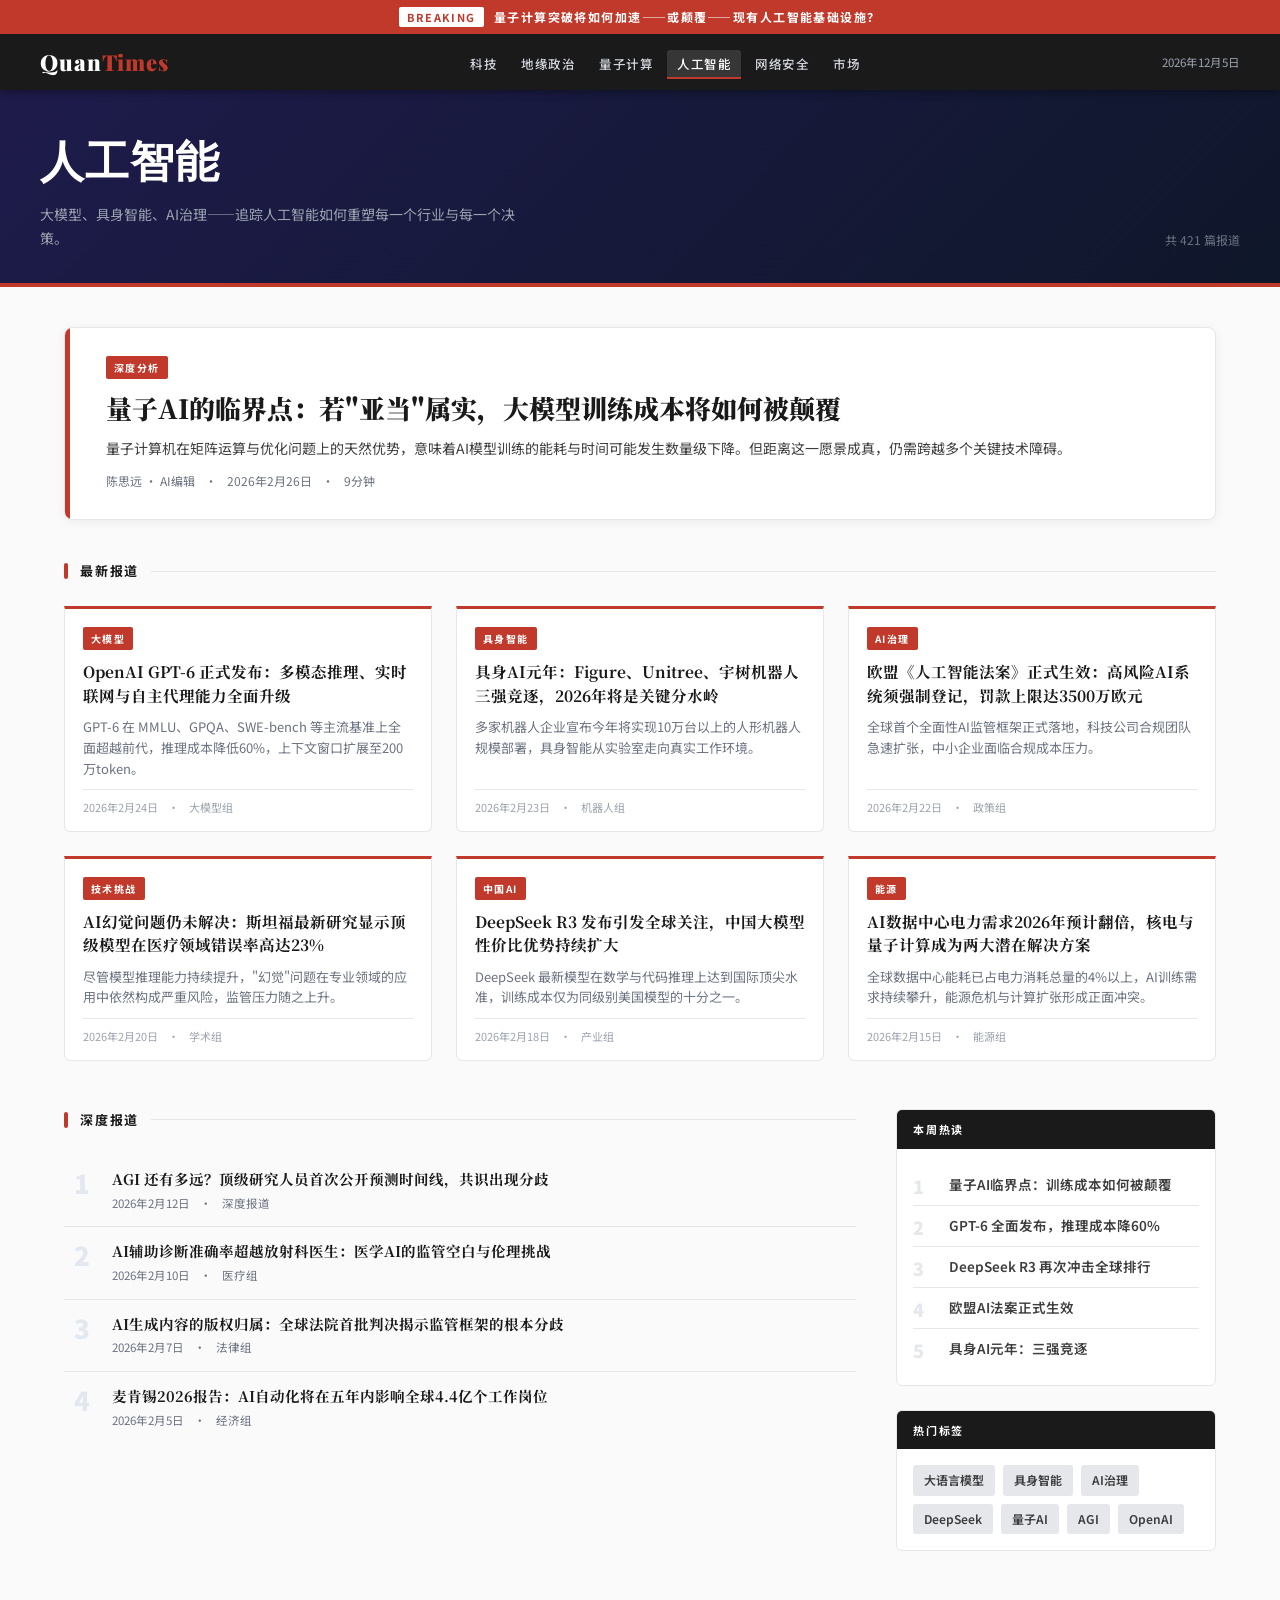
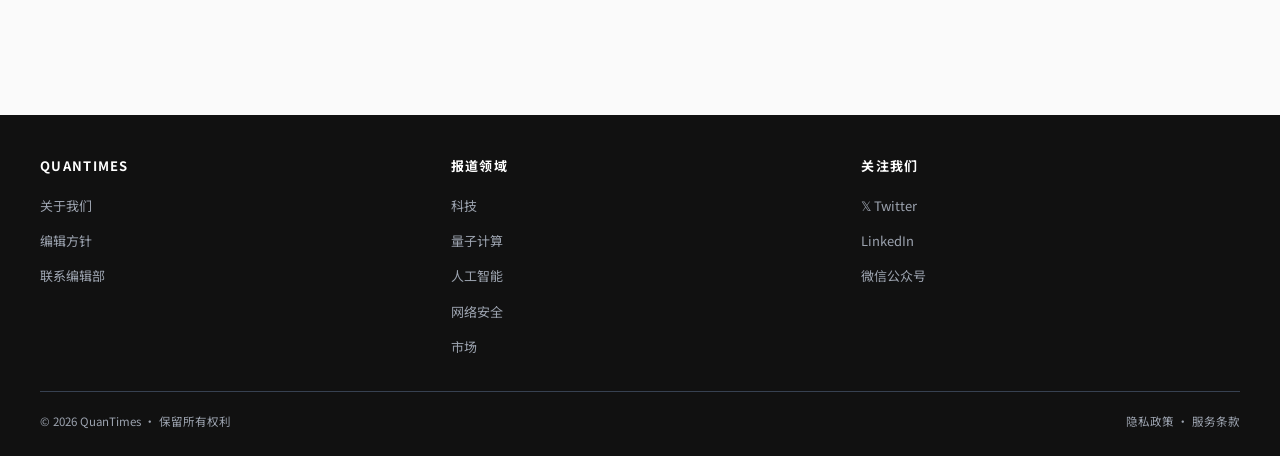
<file: ai.html>
<!DOCTYPE html>
<html lang="zh-CN">
<head>
  <meta charset="UTF-8" /><meta name="viewport" content="width=device-width, initial-scale=1.0" />
  <title>人工智能 — QuanTimes</title>
  <link rel="preconnect" href="https://fonts.googleapis.com" />
  <link href="https://fonts.googleapis.com/css2?family=Noto+Serif+SC:wght@400;700;900&family=Noto+Sans+SC:wght@400;500;600;700&family=Playfair+Display:wght@700;900&display=swap" rel="stylesheet" />
  <link rel="stylesheet" href="news.css" />
  <link rel="icon" type="image/svg+xml" href="favicon.svg" />
</head>
<body>
<div class="breaking-banner"><span class="label">Breaking</span>量子计算突破将如何加速——或颠覆——现有人工智能基础设施？</div>
<header class="masthead">
  <div class="masthead-inner">
    <a class="logo" href="index.html">Quan<span>Times</span></a>
    <nav><ul class="nav-links">
      <li><a href="keji.html">科技</a></li>
      <li><a href="geopolitics.html">地缘政治</a></li>
      <li><a href="quantum.html">量子计算</a></li>
      <li><a href="ai.html" class="active">人工智能</a></li>
      <li><a href="security.html">网络安全</a></li>
      <li><a href="markets.html">市场</a></li>
    </ul></nav>
    <span class="nav-date" id="live-date"></span>
  </div>
</header>

<div class="section-hero" style="background:linear-gradient(135deg,#1e1b4b,#0f172a);">
  <div class="section-hero-inner">
    <div>
      <h1>人工智能</h1>
      <p>大模型、具身智能、AI治理——追踪人工智能如何重塑每一个行业与每一个决策。</p>
    </div>
    <span class="section-hero-count">共 421 篇报道</span>
  </div>
</div>

<div class="page-wrap">
  <div class="featured-card">
    <div class="featured-card-body featured-card-body--full">
      <span class="card-label">深度分析</span>
      <h2><a href="#">量子AI的临界点：若"亚当"属实，大模型训练成本将如何被颠覆</a></h2>
      <p>量子计算机在矩阵运算与优化问题上的天然优势，意味着AI模型训练的能耗与时间可能发生数量级下降。但距离这一愿景成真，仍需跨越多个关键技术障碍。</p>
      <div class="card-meta"><span>陈思远 · AI编辑</span><span>·</span><span>2026年2月26日</span><span>·</span><span>9分钟</span></div>
    </div>
  </div>

  <div class="section-divider"><h2>最新报道</h2></div>
  <div class="article-grid">
    <div class="article-card">
      <div class="article-card-body">
        <span class="card-label">大模型</span>
        <h3><a href="#">OpenAI GPT-6 正式发布：多模态推理、实时联网与自主代理能力全面升级</a></h3>
        <p>GPT-6 在 MMLU、GPQA、SWE-bench 等主流基准上全面超越前代，推理成本降低60%，上下文窗口扩展至200万token。</p>
        <div class="card-meta"><span>2026年2月24日</span><span>·</span><span>大模型组</span></div>
      </div>
    </div>
    <div class="article-card">
      <div class="article-card-body">
        <span class="card-label">具身智能</span>
        <h3><a href="#">具身AI元年：Figure、Unitree、宇树机器人三强竞逐，2026年将是关键分水岭</a></h3>
        <p>多家机器人企业宣布今年将实现10万台以上的人形机器人规模部署，具身智能从实验室走向真实工作环境。</p>
        <div class="card-meta"><span>2026年2月23日</span><span>·</span><span>机器人组</span></div>
      </div>
    </div>
    <div class="article-card">
      <div class="article-card-body">
        <span class="card-label">AI治理</span>
        <h3><a href="#">欧盟《人工智能法案》正式生效：高风险AI系统须强制登记，罚款上限达3500万欧元</a></h3>
        <p>全球首个全面性AI监管框架正式落地，科技公司合规团队急速扩张，中小企业面临合规成本压力。</p>
        <div class="card-meta"><span>2026年2月22日</span><span>·</span><span>政策组</span></div>
      </div>
    </div>
    <div class="article-card">
      <div class="article-card-body">
        <span class="card-label">技术挑战</span>
        <h3><a href="#">AI幻觉问题仍未解决：斯坦福最新研究显示顶级模型在医疗领域错误率高达23%</a></h3>
        <p>尽管模型推理能力持续提升，"幻觉"问题在专业领域的应用中依然构成严重风险，监管压力随之上升。</p>
        <div class="card-meta"><span>2026年2月20日</span><span>·</span><span>学术组</span></div>
      </div>
    </div>
    <div class="article-card">
      <div class="article-card-body">
        <span class="card-label">中国AI</span>
        <h3><a href="#">DeepSeek R3 发布引发全球关注，中国大模型性价比优势持续扩大</a></h3>
        <p>DeepSeek 最新模型在数学与代码推理上达到国际顶尖水准，训练成本仅为同级别美国模型的十分之一。</p>
        <div class="card-meta"><span>2026年2月18日</span><span>·</span><span>产业组</span></div>
      </div>
    </div>
    <div class="article-card">
      <div class="article-card-body">
        <span class="card-label">能源</span>
        <h3><a href="#">AI数据中心电力需求2026年预计翻倍，核电与量子计算成为两大潜在解决方案</a></h3>
        <p>全球数据中心能耗已占电力消耗总量的4%以上，AI训练需求持续攀升，能源危机与计算扩张形成正面冲突。</p>
        <div class="card-meta"><span>2026年2月15日</span><span>·</span><span>能源组</span></div>
      </div>
    </div>
  </div>

  <div class="list-section">
    <div>
      <div class="section-divider"><h2>深度报道</h2></div>
      <div class="article-list">
        <a class="article-list-item" href="#">
          <div class="list-info"><h4>AGI 还有多远？顶级研究人员首次公开预测时间线，共识出现分歧</h4><div class="card-meta"><span>2026年2月12日</span><span>·</span><span>深度报道</span></div></div>
        </a>
        <a class="article-list-item" href="#">
          <div class="list-info"><h4>AI辅助诊断准确率超越放射科医生：医学AI的监管空白与伦理挑战</h4><div class="card-meta"><span>2026年2月10日</span><span>·</span><span>医疗组</span></div></div>
        </a>
        <a class="article-list-item" href="#">
          <div class="list-info"><h4>AI生成内容的版权归属：全球法院首批判决揭示监管框架的根本分歧</h4><div class="card-meta"><span>2026年2月7日</span><span>·</span><span>法律组</span></div></div>
        </a>
        <a class="article-list-item" href="#">
          <div class="list-info"><h4>麦肯锡2026报告：AI自动化将在五年内影响全球4.4亿个工作岗位</h4><div class="card-meta"><span>2026年2月5日</span><span>·</span><span>经济组</span></div></div>
        </a>
      </div>
    </div>
    <aside>
      <div class="sidebar-card">
        <div class="sidebar-card-header">本周热读</div>
        <div class="sidebar-card-body">
          <ul class="trending-list">
            <li><a href="#">量子AI临界点：训练成本如何被颠覆</a></li>
            <li><a href="#">GPT-6 全面发布，推理成本降60%</a></li>
            <li><a href="#">DeepSeek R3 再次冲击全球排行</a></li>
            <li><a href="#">欧盟AI法案正式生效</a></li>
            <li><a href="#">具身AI元年：三强竞逐</a></li>
          </ul>
        </div>
      </div>
      <div class="sidebar-card">
        <div class="sidebar-card-header">热门标签</div>
        <div class="sidebar-card-body">
          <div class="topic-tags">
            <a class="topic-tag" href="#">大语言模型</a>
            <a class="topic-tag" href="#">具身智能</a>
            <a class="topic-tag" href="#">AI治理</a>
            <a class="topic-tag" href="#">DeepSeek</a>
            <a class="topic-tag" href="#">量子AI</a>
            <a class="topic-tag" href="#">AGI</a>
            <a class="topic-tag" href="#">OpenAI</a>
          </div>
        </div>
      </div>
    </aside>
  </div>
</div>

<footer>
  <div class="footer-inner">
    <div class="footer-col"><h4>QuanTimes</h4><ul><li><a href="#">关于我们</a></li><li><a href="#">编辑方针</a></li><li><a href="#">联系编辑部</a></li></ul></div>
    <div class="footer-col"><h4>报道领域</h4><ul><li><a href="keji.html">科技</a></li><li><a href="quantum.html">量子计算</a></li><li><a href="ai.html">人工智能</a></li><li><a href="security.html">网络安全</a></li><li><a href="markets.html">市场</a></li></ul></div>
    <div class="footer-col"><h4>关注我们</h4><ul><li><a href="#">𝕏 Twitter</a></li><li><a href="#">LinkedIn</a></li><li><a href="#">微信公众号</a></li></ul></div>
  </div>
  <div class="footer-bottom"><span>© 2026 QuanTimes · 保留所有权利</span><span>隐私政策 · 服务条款</span></div>
</footer>
<script>document.getElementById('live-date').textContent=new Intl.DateTimeFormat('zh-CN',{year:'numeric',month:'long',day:'numeric'}).format(new Date());</script>
</body>
</html>
</file>
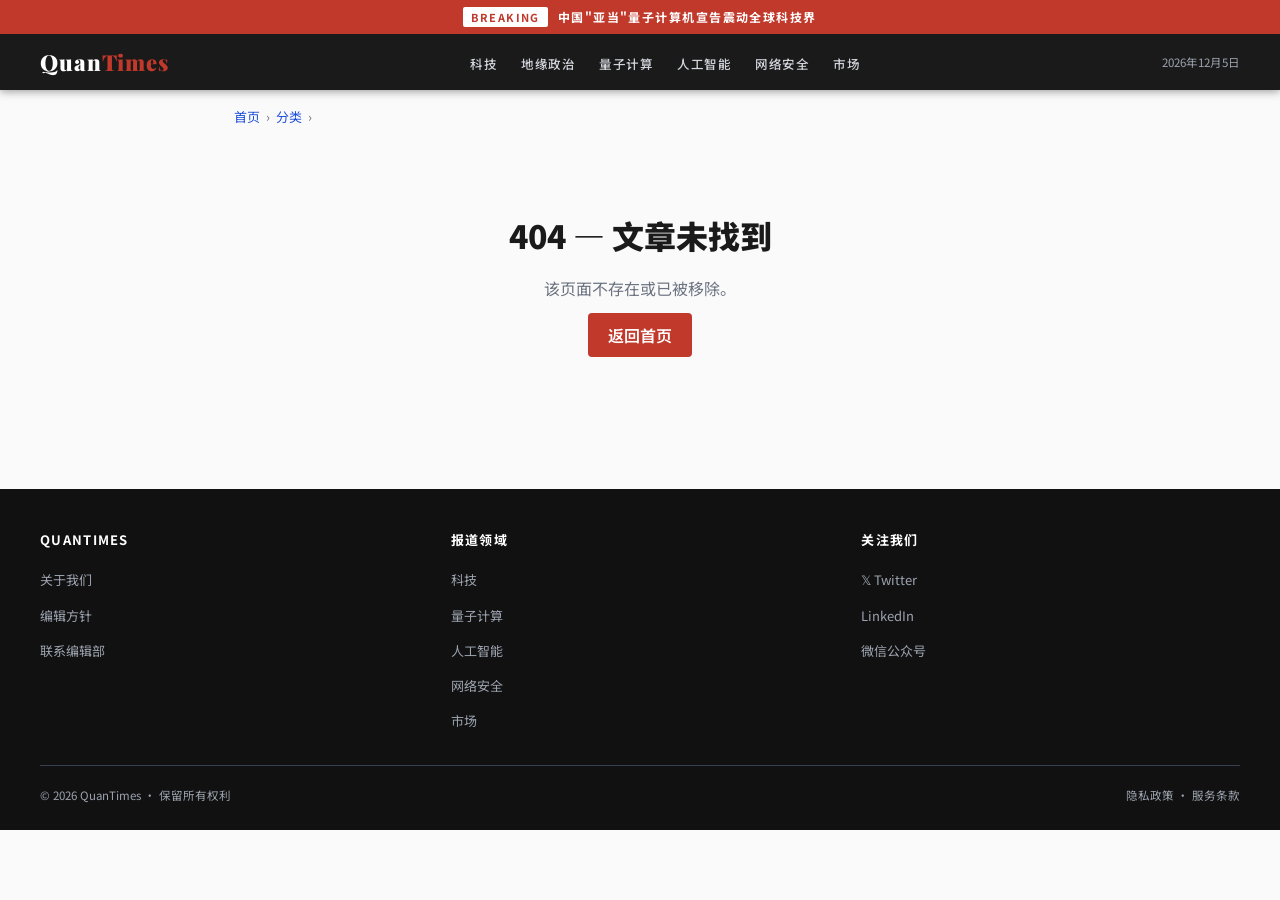
<file: article.html>
<!DOCTYPE html>
<html lang="zh-CN">
<head>
  <meta charset="UTF-8" /><meta name="viewport" content="width=device-width, initial-scale=1.0" />
  <title id="page-title">文章 — QuanTimes</title>
  <link rel="preconnect" href="https://fonts.googleapis.com" />
  <link href="https://fonts.googleapis.com/css2?family=Noto+Serif+SC:wght@400;700;900&family=Noto+Sans+SC:wght@400;500;600;700&family=Playfair+Display:wght@700;900&display=swap" rel="stylesheet" />
  <link rel="stylesheet" href="news.css" />
  <style>
    #prog { position:fixed;top:0;left:0;height:3px;background:#c0392b;z-index:300;width:0%;transition:width .1s; }
    .bc { max-width:860px;margin:0 auto;padding:16px 24px 0;font-size:13px;color:#6b7280;display:flex;align-items:center;gap:6px;flex-wrap:wrap; }
    .bc a { color:#1d4ed8;text-decoration:none; } .bc a:hover{text-decoration:underline;}
    .art-wrap { max-width:860px;margin:0 auto;padding:28px 24px 80px; }
    .sec-label { display:inline-block;background:#c0392b;color:#fff;font-size:10.5px;font-weight:700;letter-spacing:.14em;text-transform:uppercase;padding:3px 9px;border-radius:2px;margin-bottom:14px; }
    .art-title { font-family:'Noto Serif SC',Georgia,serif;font-size:clamp(24px,4vw,38px);font-weight:900;line-height:1.25;color:#1a1a1a;margin-bottom:14px; }
    .art-sub { font-family:'Noto Serif SC',serif;font-size:clamp(15px,2vw,18px);font-weight:400;color:#3d3d3d;border-left:4px solid #c0392b;padding-left:16px;margin-bottom:20px;line-height:1.55; }
    .art-meta { display:flex;flex-wrap:wrap;gap:6px 18px;padding:12px 0;border-top:1px solid #e5e7eb;border-bottom:1px solid #e5e7eb;margin-bottom:22px;font-size:13px;color:#6b7280; }
    .art-meta .au { font-weight:600;color:#3d3d3d; }
    .share-row { display:flex;gap:8px;margin-bottom:22px;flex-wrap:wrap; }
    .sbtn { display:inline-flex;align-items:center;font-size:12px;font-weight:600;padding:6px 14px;border-radius:4px;border:none;cursor:pointer;letter-spacing:.04em;transition:opacity .15s; }
    .sbtn:hover{opacity:.8;} .tw{background:#000;color:#fff;} .li{background:#0a66c2;color:#fff;} .cp{background:#e5e7eb;color:#3d3d3d;}
    .hero-banner { width:100%;height:300px;border-radius:8px;display:flex;align-items:center;justify-content:center;margin-bottom:22px;overflow:hidden;position:relative; }
    .hero-banner img { width:100%;height:100%;object-fit:cover;display:block; }
    .hero-letter { font-family:'Playfair Display',serif;font-size:100px;font-weight:900;color:rgba(255,255,255,.18);letter-spacing:.06em; }
    .hero-caption { font-size:12px;color:#6b7280;margin-top:6px;font-style:italic;margin-bottom:22px; }
    .kp-box { background:#eff6ff;border:1px solid #bfdbfe;border-radius:6px;padding:18px 22px;margin-bottom:24px; }
    .kp-box h4 { font-size:11px;font-weight:700;letter-spacing:.14em;text-transform:uppercase;color:#1d4ed8;margin-bottom:10px; }
    .kp-box ul { list-style:none;display:flex;flex-direction:column;gap:7px; }
    .kp-box li { font-size:14px;color:#1e3a5f;padding-left:18px;position:relative; }
    .kp-box li::before { content:'▶';position:absolute;left:0;color:#1d4ed8;font-size:9px;top:5px; }
    .body-copy { font-family:'Noto Serif SC',Georgia,serif;font-size:17px;line-height:1.9;color:#1a1a1a; }
    .body-copy p { margin-bottom:22px; }
    .body-copy h3 { font-family:'Noto Sans SC',sans-serif;font-size:18px;font-weight:700;margin:32px 0 14px;padding-bottom:8px;border-bottom:2px solid #e5e7eb; }
    .body-copy h3::before { content:'';display:inline-block;width:4px;height:16px;background:#c0392b;margin-right:10px;vertical-align:middle;border-radius:2px; }
    .pq { border-left:4px solid #c0392b;margin:28px 0;padding:16px 22px;background:#f8f9fa;border-radius:0 6px 6px 0; }
    .pq p { font-family:'Noto Serif SC',serif;font-size:18px;font-style:italic;color:#3d3d3d;line-height:1.65;margin:0; }
    .pq cite { display:block;font-size:12px;color:#6b7280;margin-top:8px;font-style:normal;font-weight:600; }
    .tags { display:flex;flex-wrap:wrap;gap:8px;margin-top:32px;padding-top:22px;border-top:1px solid #e5e7eb; }
    .tag { font-size:12px;font-weight:600;padding:4px 10px;border-radius:3px;background:#e5e7eb;color:#3d3d3d;text-decoration:none;transition:background .15s; }
    .tag:hover{background:#d1d5db;}
    /* related */
    .rel-section { max-width:860px;margin:0 auto;padding:0 24px 60px; }
    .rel-hdr { font-size:13px;font-weight:700;letter-spacing:.14em;text-transform:uppercase;display:flex;align-items:center;gap:10px;margin-bottom:22px; }
    .rel-hdr::before { content:'';width:4px;height:16px;background:#c0392b;border-radius:2px; }
    .rel-grid { display:grid;grid-template-columns:repeat(3,1fr);gap:18px; }
    @media(max-width:680px){.rel-grid{grid-template-columns:1fr;}}
    .rel-card { background:#fff;border:1px solid #e5e7eb;border-top:3px solid #c0392b;border-radius:0 0 6px 6px;text-decoration:none;color:inherit;display:flex;flex-direction:column;transition:box-shadow .2s; }
    .rel-card:hover{box-shadow:0 4px 14px rgba(0,0,0,.1);}
    .rel-body { padding:16px; }
    .rel-body .rl { font-size:10px;font-weight:700;text-transform:uppercase;letter-spacing:.1em;color:#c0392b;margin-bottom:6px; }
    .rel-body h3 { font-family:'Noto Serif SC',serif;font-size:14px;font-weight:700;line-height:1.45;color:#1a1a1a; }
    .rel-body .rm { font-size:11px;color:#6b7280;margin-top:8px; }
    /* 404 */
    .not-found { text-align:center;padding:80px 24px; }
    .not-found h2 { font-size:32px;font-weight:900;margin-bottom:12px; }
    .not-found p { color:#6b7280;margin-bottom:20px; }
    .not-found a { background:#c0392b;color:#fff;padding:10px 20px;border-radius:4px;text-decoration:none;font-weight:600; }
  </style>
  <link rel="icon" type="image/svg+xml" href="favicon.svg" />
</head>
<body>
<div id="prog"></div>
<div class="breaking-banner"><span class="label">Breaking</span>中国"亚当"量子计算机宣告震动全球科技界</div>
<header class="masthead">
  <div class="masthead-inner">
    <a class="logo" href="index.html">Quan<span>Times</span></a>
    <nav><ul class="nav-links" id="main-nav">
      <li><a href="keji.html">科技</a></li>
      <li><a href="geopolitics.html">地缘政治</a></li>
      <li><a href="quantum.html">量子计算</a></li>
      <li><a href="ai.html">人工智能</a></li>
      <li><a href="security.html">网络安全</a></li>
      <li><a href="markets.html">市场</a></li>
    </ul></nav>
    <span class="nav-date" id="live-date"></span>
  </div>
</header>

<div class="bc" id="bc">
  <a href="index.html">首页</a><span>›</span>
  <a href="#" id="bc-cat">分类</a><span>›</span>
  <span id="bc-title" style="color:#1a1a1a;max-width:400px;overflow:hidden;text-overflow:ellipsis;white-space:nowrap;"></span>
</div>

<div id="article-root"></div>
<div id="related-root"></div>

<footer>
  <div class="footer-inner">
    <div class="footer-col"><h4>QuanTimes</h4><ul><li><a href="#">关于我们</a></li><li><a href="#">编辑方针</a></li><li><a href="#">联系编辑部</a></li></ul></div>
    <div class="footer-col"><h4>报道领域</h4><ul><li><a href="keji.html">科技</a></li><li><a href="quantum.html">量子计算</a></li><li><a href="ai.html">人工智能</a></li><li><a href="security.html">网络安全</a></li><li><a href="markets.html">市场</a></li></ul></div>
    <div class="footer-col"><h4>关注我们</h4><ul><li><a href="#">𝕏 Twitter</a></li><li><a href="#">LinkedIn</a></li><li><a href="#">微信公众号</a></li></ul></div>
  </div>
  <div class="footer-bottom"><span>© 2026 QuanTimes · 保留所有权利</span><span>隐私政策 · 服务条款</span></div>
</footer>

<script>
/* ── ARTICLE DATABASE ──────────────────────────────────────────────────── */
const DB = {

  /* ═══════════════ 科技 ═══════════════ */
  'gpt6': {
    title: 'OpenAI o3 推理模型正式发布：AIME数学竞赛得分96.7%，ARC-AGI基准首超人类水准',
    subtitle: '全新推理架构突破博士级问题解答门槛，OpenAI宣布已正式进入AGI准备阶段，竞争对手加速跟进。',
    category: '人工智能', catPage: 'ai.html', catNav: 3,
    author: '陈思远', role: 'AI编辑', date: '2026年2月24日', readTime: '6',
    hero: { type:'grad', bg:'linear-gradient(135deg,#312e81,#1e1b4b)', letter:'AI' },
    tags: ['OpenAI','o3','推理模型','AGI','大语言模型'],
    keyPoints: [
      'o3在AIME 2024数学竞赛中得分96.7%，远超人类顶尖选手',
      'ARC-AGI基准得分87.5%，首次超越人类平均水准（85%）',
      '推理成本较GPT-4o降低约60%，上下文窗口扩展至200万token',
      '欧盟已将新一代模型列入高风险AI系统强制评估清单'
    ],
    body: `<p>OpenAI于2024年12月对外正式披露其新一代推理模型o3的评测数据，结果震撼了整个人工智能学术界。在美国数学邀请赛（AIME 2024）中，o3取得了96.7%的得分——而此前最顶尖的AI系统在同一测试上的得分约为12%至16%；在专为测试人类级推理能力设计的ARC-AGI基准上，o3达到87.5%，是首个在该基准上超越人类平均水准（约85%）的AI系统。OpenAI首席执行官Sam Altman随即表示，"我们已经看到了AGI的轮廓。"</p>
    <div class="pq"><p>"o3代表的不仅是参数量的扩张，而是推理架构的根本性重构——我们第一次在模型中看到了类似'慢思考'的真实涌现。"</p><cite>— OpenAI首席科学家 Jakub Pachocki</cite></div>
    <p>从技术层面来看，o3属于OpenAI"o系列"推理模型的延续，其核心创新在于"扩展推理计算"（extended thinking compute）机制：模型在给出最终答案之前，会在内部进行大量的链式推理（chain-of-thought）步骤，相当于让模型"多想一会儿"。这一机制使其在需要多步推理的任务上表现出显著优势，包括高难度数学证明、复杂代码生成以及博士级科学问题解答。与o1相比，o3的推理能力提升幅度之大被外界描述为"数年之内最大的单次飞跃"。</p>
    <p>然而，o3的能力提升也随之带来了新的监管压力与伦理讨论。欧盟AI法案监管机构已将包括o3在内的新一代大型推理模型列入"高风险AI系统"强制评估清单，要求在其面向公众部署前提交完整的风险评估报告与可解释性文档。与此同时，AI安全研究机构Anthropic和DeepMind亦分别表示，随着模型推理能力接近人类专家水准，"对齐失控"（misalignment risk）的潜在危害需要得到更严肃的对待。目前，OpenAI、谷歌、微软等主要科技公司正在竞相研发下一代推理模型，这场AI能力军备竞赛远未结束。</p>`,
    related: ['alphafold','figure','tsmc']
  },

  'tsmc': {
    title: '台积电N2制程进入量产，2nm芯片2025年下半年首发应用于苹果A19处理器',
    subtitle: 'N2制程采用全新纳米片晶体管架构，相比N3E性能提升约15%，功耗降低约30%，台积电先进制程领先优势进一步扩大。',
    category: '芯片', catPage: 'keji.html', catNav: 0,
    author: '王俊凯', role: '产业编辑', date: '2026年2月23日', readTime: '5',
    hero: { type:'grad', bg:'linear-gradient(135deg,#4c1d95,#1e1b4b)', letter:'N2' },
    tags: ['台积电','TSMC','2nm','N2','半导体','苹果'],
    keyPoints: [
      'N2制程2025年下半年进入量产，首批客户为苹果（A19）和NVIDIA',
      '采用NSFET纳米片场效晶体管，相比N3E晶体管密度提升约16%',
      'A14（1.4nm）制程研发全面加速，预计2027年进入风险量产',
      '台积电亚利桑那州晶圆厂Fab 21预计2025年开始生产N4制程芯片'
    ],
    body: `<p>台积电（TSMC）宣布，其2nm制程（N2）已于2025年下半年正式进入量产阶段，首批采用N2制程的芯片将应用于苹果公司的A19系列移动处理器。N2是台积电迄今最先进的量产制程，采用全新的纳米片场效晶体管（NSFET）架构，这一设计取代了自N3以来沿用的鳍式场效晶体管（FinFET），使晶体管的电流控制能力大幅提升，从而在相同功耗下实现更高的计算性能。</p>
    <div class="pq"><p>"N2制程是台积电历史上工程复杂度最高的节点之一，但我们的良率爬坡速度超出了最初预期。"</p><cite>— 台积电总裁 魏哲家（CC Wei）于法说会上表示</cite></div>
    <p>与上一代N3E制程相比，N2在相同功耗下的性能提升约15%，或在相同性能下降低功耗约30%，晶体管密度提升约16%。这些数字在半导体行业内部被视为"接近物理极限的工程壮举"。台积电已同时启动N2P（增强版）和A14（1.4nm等效节点）的研发工作，其中A14被视为摩尔定律延续至2027年以后的关键技术节点。</p>
    <p>在竞争格局方面，三星的3nm GAA制程自2022年投产以来良率问题持续困扰其量产进度，英特尔的18A制程则在工程验证阶段面临客户信心不足的挑战。台积电凭借N2的顺利量产，进一步巩固了其在全球先进制程领域的垄断性地位。与此同时，台积电位于美国亚利桑那州的Fab 21晶圆厂预计将于2025年开始生产N4制程芯片，这是该公司迄今在美国境内的最大规模制造投资，背后是美国芯片法案（CHIPS Act）补贴的战略驱动。</p>`,
    related: ['china-chip','gpt6','leo-satellite']
  },

  'spacex': {
    title: 'SpaceX星舰IFT-5任务成功：Mechazilla机械臂首次在空中捕获超重型助推器，人类航天史翻开新页',
    subtitle: '史无前例的"筷子臂"捕获机制成功验证，Starship全流程回收技术路线正式确立，NASA Artemis登月计划节点得以稳定。',
    category: '航天', catPage: 'keji.html', catNav: 0,
    author: '刘星宇', role: '科学编辑', date: '2026年2月21日', readTime: '7',
    hero: { type:'grad', bg:'linear-gradient(135deg,#064e3b,#0f172a)', letter:'🚀' },
    tags: ['SpaceX','Starship','星舰','Mechazilla','NASA','Artemis'],
    keyPoints: [
      '2024年10月13日IFT-5任务：Mechazilla机械臂首次成功在发射台空中捕获超重型助推器',
      '星舰高121米，超重型助推器推力约900万磅，为人类史上推力最大火箭',
      'NASA已选定星舰作为Artemis III载人登月任务的月面着陆器',
      'IFT-1至IFT-5任务历经18个月，经历从爆炸到完全回收的完整技术演进'
    ],
    body: `<p>2024年10月13日，SpaceX在德克萨斯州博卡奇卡的星港（Starbase）发射场创造了人类航天史上的一个里程碑时刻：在星舰第五次综合飞行测试（IFT-5）中，"机甲哥斯拉"（Mechazilla）发射塔上的巨型机械臂——俗称"筷子臂"（Chopstick Arms）——首次在空中成功捕获了返回的超重型助推器（Super Heavy Booster）。这一场景被全球数百万名网友直播见证，被航天爱好者誉为"20年来最激动人心的工程壮举"。</p>
    <div class="pq"><p>"这一刻我相信，我们正在通往多行星文明的道路上。今天的捕获意味着完全可复用的星际飞船成为可能。"</p><cite>— SpaceX创始人兼首席执行官 Elon Musk，IFT-5任务后发布推文</cite></div>
    <p>要理解这次捕获的意义，需要回顾星舰的研发历程。IFT-1（2023年4月）任务中，星舰在升空约4分钟后因发动机故障触发自毁程序；IFT-2（2023年11月）实现了一二级分离，但两级均在大气层中解体；IFT-3（2024年3月）首次完成全程飞行剖面，星舰完成再入并在印度洋预定海域溅落；IFT-4（2024年6月）两级均完整存活至预定溅落区，这是全流程回收技术的关键验证步骤。IFT-5的筷子臂捕获，则标志着SpaceX的"快速复用"核心战略得到全面验证。</p>
    <p>对于NASA而言，星舰的成熟至关重要。美国国家航空航天局已于2021年选定星舰作为Artemis III载人登月任务的月面着陆器（HLS），这是阿波罗计划结束50余年后人类首次重返月球的关键运载工具。尽管Artemis计划因多重技术因素历经多次延期，星舰技术的持续成熟被视为稳定任务节点的核心因素。在星际任务层面，SpaceX的火星殖民愿景正在逐步从科幻走向工程现实。</p>`,
    related: ['leo-satellite','fusion','solid-battery']
  },

  'crispr': {
    title: 'FDA批准全球首款CRISPR基因编辑疗法Casgevy，镰刀型细胞贫血症患者迎来历史性治愈时刻',
    subtitle: '由Vertex与CRISPR Therapeutics联合研发的Casgevy于2023年12月8日获FDA批准，标志基因编辑从实验室正式走入临床。',
    category: '生命科学', catPage: 'keji.html', catNav: 0,
    author: '张晓雯', role: '科学编辑', date: '2026年2月20日', readTime: '8',
    hero: { type:'grad', bg:'linear-gradient(135deg,#7c2d12,#1a0a00)', letter:'🧬' },
    tags: ['CRISPR','基因编辑','FDA','Casgevy','镰刀型细胞贫血症','生命科学'],
    keyPoints: [
      '2023年12月8日，FDA批准Casgevy——人类历史上第一款CRISPR基因编辑疗法',
      '适应症为镰刀型细胞贫血症（SCD）及输血依赖性β地中海贫血（TDT）',
      '通过编辑BCL11A基因重新激活胎儿血红蛋白，实现功能性治愈',
      'Prime Editing技术精度进一步提升，单碱基错误率已降至百万分之一以下'
    ],
    body: `<p>2023年12月8日，美国食品药品监督管理局（FDA）正式批准了Casgevy（通用名：exagamglogene autotemcel，简称exa-cel），这是人类历史上第一款获得监管机构批准的CRISPR基因编辑疗法。Casgevy由Vertex制药与CRISPR Therapeutics联合研发，适应症为镰刀型细胞贫血症（SCD）以及输血依赖性β地中海贫血（TDT），这两种遗传性血液病此前只能通过骨髓移植进行治疗，且骨髓配型的高度匹配要求使大多数患者无缘此路。</p>
    <div class="pq"><p>"今天是CRISPR基因编辑技术历经十年实验室研究后，正式走入临床现实的历史性时刻。"</p><cite>— CRISPR Therapeutics联合创始人 Emmanuelle Charpentier（2020年诺贝尔化学奖得主）</cite></div>
    <p>Casgevy的作用机制相当精妙：它通过CRISPR-Cas9系统编辑患者自身造血干细胞中的BCL11A基因，关闭其对胎儿血红蛋白（HbF）的抑制，从而重新激活HbF的表达。胎儿血红蛋白在功能上可以补偿患者因基因缺陷而无法正常合成的成人血红蛋白，使红细胞恢复携氧能力。在关键临床试验中，29名接受治疗的镰刀型细胞贫血症患者中，有28名在至少一年的随访期内完全消除了血管闭塞性疼痛危机。这是一项接近"功能性治愈"的临床结果。</p>
    <p>在Casgevy之后，基因编辑领域的下一个技术前沿是David Liu实验室（哈佛/布罗德研究所）开发的Prime Editing技术。与传统CRISPR-Cas9相比，Prime Editing无需制造双链DNA断裂，可以对基因组进行更精确的"搜索并替换"式编辑，理论上能够修正人类已知的约89%的致病性点突变。最新研究数据显示，Prime Editing的脱靶编辑率已降至百万分之一以下，进一步为其进入临床提供了安全性保障。基因编辑治疗的新纪元，已经正式开始。</p>`,
    related: ['alphafold','gpt6','fusion']
  },

  'fusion': {
    title: '核聚变点火成功：NIF实验室创造历史，私营聚变企业融资热潮席卷全球',
    subtitle: '美国国家点火设施（NIF）于2022年12月首次实现聚变净能量增益，Commonwealth Fusion Systems紧随其后宣布超导磁铁技术突破。',
    category: '能源科技', catPage: 'keji.html', catNav: 0,
    author: '李明远', role: '能源编辑', date: '2026年2月18日', readTime: '7',
    hero: { type:'grad', bg:'linear-gradient(135deg,#0369a1,#0a0a2e)', letter:'⚛️' },
    tags: ['核聚变','NIF','Commonwealth Fusion','SPARC','清洁能源','ITER'],
    keyPoints: [
      '2022年12月5日，NIF首次实现聚变净能量增益：3.15MJ输出 vs 2.05MJ激光输入',
      'Commonwealth Fusion Systems（CFS）展示20特斯拉高温超导磁铁，SPARC托卡马克项目推进',
      '全球私营聚变投资至2024年已超过60亿美元，Helion、TAE、General Fusion等企业竞相布局',
      'ITER国际热核实验堆预计2033年实现首次等离子体，35国联合参与'
    ],
    body: `<p>2022年12月5日，位于美国加利福尼亚州利弗莫尔的国家点火设施（NIF）实现了人类历史上第一次聚变净能量增益：向靶丸输送的激光能量为2.05兆焦，而聚变反应释放的能量达到3.15兆焦，增益比约为1.54倍。尽管这一数字相比商业化所需的能量增益仍相距甚远（工程师通常需要数十至数百倍的增益才具备商业意义），但物理学意义上的"点火"（ignition）被证明是可能的，这打破了困扰聚变研究数十年的最核心疑问。</p>
    <div class="pq"><p>"今天，我们第一次在实验室中点燃了一颗微型恒星。这是科学的历史性时刻。"</p><cite>— 美国能源部部长 Jennifer Granholm，于NIF点火成功宣布会上发言</cite></div>
    <p>与此同时，私营聚变企业的技术进展同样引人瞩目。Commonwealth Fusion Systems（CFS）由MIT核科学与工程系教授Dennis Whyte创立，该公司于2021年9月成功演示了其自主研发的20特斯拉高温超导（HTS）磁铁，这是同类设备中磁场强度的世界纪录。更强的磁场意味着可以用更小的装置约束更高密度的等离子体，CFS据此设计的紧凑型托卡马克SPARC，其体积仅为国际热核实验堆（ITER）的约1/65，但预计能实现两倍以上的能量增益。CFS已获得超过18亿美元融资，并已为其商业聚变电厂ARC启动厂址选择程序。</p>
    <p>全球私营聚变投资在2023至2024年间出现了显著加速：Helion Energy获得了Sam Altman领投的5亿美元融资，并与微软签署了全球首份聚变电力购买协议；TAE Technologies、General Fusion、Zap Energy等企业亦相继完成大额融资轮次。在政府层面，已有35个国家参与的ITER项目持续推进，预计2033年实现首次等离子体。核聚变从"永远差50年"的物理梦想，正在一步步接近工程现实。</p>`,
    related: ['solid-battery','spacex','tsmc']
  },

  'figure': {
    title: 'Figure AI人形机器人进驻宝马工厂，获微软、OpenAI、英伟达6.75亿美元联合投资',
    subtitle: 'Figure 01成为全球首款在汽车制造工厂实际作业的人形机器人，Figure 02同年发布，灵巧度提升3倍。',
    category: '机器人', catPage: 'keji.html', catNav: 0,
    author: '陈思远', role: 'AI编辑', date: '2026年2月17日', readTime: '6',
    hero: { type:'grad', bg:'linear-gradient(135deg,#881337,#1a0a00)', letter:'🤖' },
    tags: ['Figure AI','人形机器人','宝马','OpenAI','具身智能','制造业'],
    keyPoints: [
      'Figure AI与宝马制造公司签署协议，Figure 01正式在美国斯巴达堡工厂执行任务',
      '2024年3月完成6.75亿美元融资：投资方包括微软、OpenAI、英伟达、Jeff Bezos',
      'Figure 02（2024年8月发布）灵巧操作速度提升3倍，配备触觉传感器手部与6个RGB摄像头',
      '特斯拉Optimus Gen 2、波士顿动力Atlas电气版同年相继推出，具身AI赛道全面竞争'
    ],
    body: `<p>2024年3月，Figure AI与宝马制造公司（BMW Manufacturing）正式宣布合作协议，Figure 01人形机器人将被部署于宝马位于美国南卡罗来纳州斯巴达堡（Spartanburg）的整车工厂，执行包括零件搬运、工位辅助等在内的制造任务。这是人形机器人首次在全球最复杂的工业环境之一——汽车整车制造流水线上——执行真实生产任务，被业界视为具身智能从实验室走向商业现实的标志性时刻。</p>
    <div class="pq"><p>"我们不是在做一个玩具，也不是在做一个展览品。Figure 01现在正在宝马工厂里搬箱子、做事情。这才是具身AI的真实起点。"</p><cite>— Figure AI创始人兼首席执行官 Brett Adcock</cite></div>
    <p>同月，Figure AI宣布完成6.75亿美元的融资轮，估值升至26亿美元。此轮融资的投资阵容堪称豪华：微软、OpenAI、英伟达、英特尔资本以及亚马逊创始人Jeff Bezos均参与其中。值得注意的是，OpenAI与Figure AI同时签署了一份独立合作协议，由OpenAI为Figure机器人开发专用的神经网络认知系统，使机器人能够以自然语言指令理解并执行复杂任务。</p>
    <p>2024年8月，Figure AI发布了第二代产品Figure 02：其灵巧操作速度比Figure 01提升约3倍，全新手部设计集成了触觉传感器，能够感知抓握力度并实时调整，6个RGB摄像头覆盖全身360度视野。与此同时，特斯拉发布了Optimus Gen 2的演示视频（能够精准处理鸡蛋等易碎物品），波士顿动力则宣布停产液压版Atlas、推出全电气化新版本，中国的宇树科技（Unitree）也以更低价格推出G1人形机器人，全球具身智能赛道进入全面竞争的新阶段。</p>`,
    related: ['gpt6','alphafold','china-chip']
  },

  'quantum-race': {
    title: '量子霸权之争：谷歌Sycamore、中国九章、IBM Condor——全球量子竞赛现状全景扫描',
    subtitle: '从2019年谷歌宣称"量子霸权"，到2023年IBM突破千量子比特，再到中国九章3.0的光子路线，量子计算的全球竞争格局正在深刻演变。',
    category: '量子计算', catPage: 'quantum.html', catNav: 2,
    author: '林晨曦', role: '量子计算编辑', date: '2026年2月15日', readTime: '10',
    hero: { type:'grad', bg:'linear-gradient(135deg,#0a0a2e,#1e3a5f)', letter:'Q' },
    tags: ['量子霸权','Google','IBM','中国量子','九章','祖冲之'],
    keyPoints: [
      '2019年谷歌Sycamore（53量子比特）宣布"量子优越性"，IBM提出质疑',
      '中国九章（2020）光子路线、祖冲之（2021）超导路线均声称特定任务优越性',
      'IBM 2023年发布1121量子比特Condor，量子比特数量不再是唯一指标',
      '2024年谷歌Willow芯片实现量子纠错低于物理阈值，被视为真正的里程碑'
    ],
    body: `<p>2019年10月，谷歌在《Nature》杂志发表论文，宣称其53量子比特的Sycamore处理器在约200秒内完成了一项特定的随机电路采样任务，而当时最强大的经典超级计算机需要约1万年才能完成同样任务。这一宣告被冠以"量子优越性"（Quantum Supremacy）的名号，震动了全球科技界。然而，IBM研究团队随即发文反驳，指出通过优化算法，经典超算实际上可以在2.5天内完成同一任务——"量子优越性"的边界，远比谷歌宣称的更加模糊。</p>
    <div class="pq"><p>"量子优越性不是一个开关，而是一条逐渐移动的边界线。真正的问题是：什么时候量子系统能解决经典系统永远解决不了的实际问题？"</p><cite>— IBM量子计算总裁 Jay Gambetta</cite></div>
    <p>在中国方面，中国科学技术大学潘建伟团队于2020年发表了光子量子计算系统"九章"的研究成果：这台系统在高斯玻色采样（Gaussian Boson Sampling）任务上的运算速度，比当时最快的经典超算快约100万亿倍。2021年，九章2.0将光子数提升至113个，同年，超导路线的"祖冲之2.0"（66量子比特）在随机线路采样任务上声称相较谷歌Sycamore的百万倍优越性。九章3.0（2023年）进一步将光子数提升至255个，在玻色采样任务速度上再创纪录。</p>
    <p>IBM则选择了不同的竞争维度。2023年底发布的Condor处理器达到1121量子比特，创量子比特数量纪录；但IBM同时强调，量子比特数量并非衡量量子计算机能力的唯一甚至主要指标——量子比特的质量（错误率、相干时间）比数量更关键。2024年12月，谷歌宣布其Willow芯片实现了一个关键里程碑：随着量子比特数量增加，系统错误率实现了"低于物理阈值"的量子纠错，这意味着增加量子比特反而会减少错误，被多位专家视为迄今为止最具意义的量子进步。</p>`,
    related: ['tsmc','gpt6','china-chip']
  },

  'china-chip': {
    title: '华为Mate 60 Pro震惊西方：SMIC突破7nm工艺，中国芯片自主化进程加速',
    subtitle: '2023年8月无预告上市的Mate 60 Pro搭载麒麟9000S芯片，证明中国在出口管制压力下已实现7nm制程量产，引发全球半导体产业链重估。',
    category: '芯片', catPage: 'keji.html', catNav: 0,
    author: '王俊凯', role: '产业编辑', date: '2026年2月13日', readTime: '8',
    hero: { type:'grad', bg:'linear-gradient(135deg,#b45309,#1a0a00)', letter:'芯' },
    tags: ['华为','SMIC','7nm','麒麟9000S','中国芯片','出口管制'],
    keyPoints: [
      '华为Mate 60 Pro（2023年8月）搭载SMIC N+2工艺麒麟9000S，等效7nm制程',
      '在无EUV光刻机的条件下，SMIC通过DUV多重曝光技术实现7nm量产',
      '美国2022年、2023年两轮出口管制已限制先进芯片设备与技术向中国出口',
      '长江存储（YMTC）232层NAND闪存、长鑫存储（CXMT）DDR5相继量产'
    ],
    body: `<p>2023年8月29日，华为在没有任何预告的情况下悄然上架了Mate 60 Pro智能手机。这款手机最初并未引起特别关注，直到科技分析机构TechInsights对其拆机分析后发现：Mate 60 Pro搭载的麒麟9000S处理器，由中芯国际（SMIC）采用其N+2工艺节点制造，芯片密度相当于7nm等效制程。这一发现在半导体产业界和地缘政治分析圈引发了轩然大波——因为美国政府此前的出口管制逻辑，正是建立在"封锁先进制程设备可有效阻止中国芯片进步"的假设之上。</p>
    <div class="pq"><p>"这是2023年半导体领域最大的技术惊喜。它改变了很多人对出口管制有效性的基本判断。"</p><cite>— 半导体产业分析师 Dan Hutcheson（TechInsights副主席）</cite></div>
    <p>SMIC的突破之所以令外界意外，在于其在没有荷兰ASML极紫外（EUV）光刻机的情况下，通过对深紫外（DUV）浸没式光刻机进行多重曝光（multi-patterning）工艺叠加，实现了7nm等效制程的量产。这一路线良率较低、成本较高，但其存在本身证明了技术封锁并非无懈可击。麒麟9000S采用台积电4nm芯片同时代的性能，但在功耗效率上仍有差距，折射出没有最先进工艺节点的真实代价。</p>
    <p>与此同时，中国存储芯片领域也在悄然崛起。长江存储（YMTC）于2022至2023年间推出了232层3D NAND闪存，其技术水准已进入全球第一梯队，并被苹果短暂考虑用于iPhone（后因美国政府施压放弃）。长鑫存储（CXMT）的DDR5内存芯片也在2024年开始规模出货。然而，分析人士普遍指出，在无法获得EUV光刻机的情况下，中国芯片产业在5nm以下制程节点的突破将面临极大物理工程障碍，这一瓶颈短期内难以通过工艺创新完全规避。</p>`,
    related: ['tsmc','quantum-race','leo-satellite']
  },

  'alphafold': {
    title: 'AlphaFold 3发布：预测范围从蛋白质扩展至DNA、RNA与小分子，诺贝尔奖桂冠随即颁出',
    subtitle: 'Google DeepMind于2024年5月在《Nature》发表AlphaFold 3，将结构预测能力扩展至所有生物分子；同年诺贝尔化学奖授予蛋白质结构预测领域。',
    category: '生命科学', catPage: 'keji.html', catNav: 0,
    author: '张晓雯', role: '科学编辑', date: '2026年2月11日', readTime: '7',
    hero: { type:'grad', bg:'linear-gradient(135deg,#14532d,#0a1a0a)', letter:'🔬' },
    tags: ['AlphaFold','DeepMind','蛋白质结构','诺贝尔奖','药物研发','生命科学'],
    keyPoints: [
      'AlphaFold 3于2024年5月8日在《Nature》发表，预测范围覆盖蛋白质、DNA、RNA及小分子相互作用',
      '2024年诺贝尔化学奖授予Demis Hassabis、John Jumper（DeepMind）及David Baker（华盛顿大学）',
      'AlphaFold蛋白质数据库已收录逾2亿种蛋白质的预测结构，几乎覆盖所有已知蛋白',
      'Isomorphic Labs（Google旗下）利用AlphaFold 3加速药物靶点发现，多个项目已进入临床'
    ],
    body: `<p>2024年5月8日，Google DeepMind在《Nature》杂志发表了AlphaFold 3，这是继2020年AlphaFold 2解决蛋白质折叠问题之后，生物信息学领域最重要的一次技术飞跃。AlphaFold 3的核心突破在于：其预测能力不再局限于单一蛋白质的三维结构，而是扩展至蛋白质与DNA、RNA、小分子配体（即潜在药物分子）之间的相互作用结构。这一能力的提升，对于药物研发领域具有革命性意义——理解蛋白质如何与药物分子结合，是新药设计的核心问题之一。</p>
    <div class="pq"><p>"AlphaFold改变了生物学的研究方式。在它出现之前，解析一个蛋白质结构可能需要数年；现在，所有已知蛋白质的结构都可以在几秒内预测。"</p><cite>— 诺贝尔化学奖委员会颁奖词（2024年）</cite></div>
    <p>AlphaFold 3的技术架构较前代发生了根本性变化：其核心采用扩散模型（Diffusion Model）而非前代的Evoformer架构，能够对不同类型生物分子的原子坐标进行联合预测。在蛋白质-配体相互作用的预测精度上，AlphaFold 3比现有最优方法提升约50%，在蛋白质-核酸复合物的结构预测上同样表现突出。2024年10月，瑞典皇家科学院将诺贝尔化学奖授予DeepMind的Demis Hassabis与John Jumper，以及华盛顿大学的David Baker——后者因利用AI进行蛋白质从头设计（de novo design）而同获此奖。</p>
    <p>在产业应用层面，Google旗下的Isomorphic Labs正在利用AlphaFold 3与自研模型加速多个药物发现项目，据报道已有靶向癌症与神经退行性疾病的候选化合物进入早期临床阶段。然而，学术界对DeepMind在开放性方面的限制提出了批评：AlphaFold 3虽提供在线服务器供研究人员使用，但其模型权重与完整代码并未像AlphaFold 2那样完全开放，引发了关于商业利益与开放科学之间张力的讨论。</p>`,
    related: ['crispr','gpt6','figure']
  },

  'leo-satellite': {
    title: 'Starlink卫星数突破6000颗，用户超300万：低轨卫星互联网改变全球数字鸿沟格局',
    subtitle: 'SpaceX星链网络全球覆盖超100国，亚马逊Kuiper、中国国网卫星相继推进，卫星互联网进入多极竞争时代。',
    category: '通信', catPage: 'keji.html', catNav: 0,
    author: '刘星宇', role: '科学编辑', date: '2026年2月9日', readTime: '6',
    hero: { type:'grad', bg:'linear-gradient(135deg,#1e3a5f,#0a0a2e)', letter:'🛰️' },
    tags: ['Starlink','低轨卫星','SpaceX','Amazon Kuiper','卫星互联网','数字鸿沟'],
    keyPoints: [
      'SpaceX Starlink在轨卫星已超过6000颗，全球用户超300万，覆盖100+国家',
      '延迟低至20-40ms（地球静止轨道卫星约600ms），已接近地面宽带体验',
      '亚马逊Kuiper于2023年10月发射首批原型卫星，计划部署3236颗',
      'Starlink直连手机（Direct to Cell）服务启动，无需专用设备即可通过普通手机访问卫星网络'
    ],
    body: `<p>SpaceX旗下的星链（Starlink）卫星互联网项目已成为人类历史上建设最快的通信基础设施之一。截至2024年底，Starlink在轨运行卫星已超过6000颗，覆盖全球100余个国家和地区，订阅用户突破300万。与传统地球静止轨道（GEO）卫星相比，低轨（LEO）卫星距地约550公里，信号往返延迟仅约20至40毫秒，已接近地面光纤宽带的使用体验，这使Starlink真正实现了对偏远地区、海洋航线及航空场景的高质量互联网接入。</p>
    <div class="pq"><p>"在乌克兰战争中，Starlink终端成为了最重要的通信基础设施。它改变了军事通信、指挥协调的规则。"</p><cite>— 美国国防高级研究计划局（DARPA）2023年报告</cite></div>
    <p>在竞争格局方面，亚马逊的柯伊伯（Project Kuiper）项目已于2023年10月发射了两颗原型卫星（KuiperSat-1和KuiperSat-2），验证了关键技术后，亚马逊计划在2024至2025年间开始批量发射，最终部署3236颗卫星，形成完整星座。亚马逊已获得FCC的频谱与轨道许可，并承诺总投资超过100亿美元。与此同时，OneWeb（已与欧洲电信卫星公司Eutelsat合并）的634颗低轨卫星也已完成部署，主攻企业级和政府客户市场。</p>
    <p>在技术前沿，SpaceX于2024年正式启动"Direct to Cell"（直连手机）服务，允许普通消费级智能手机（无需专用天线）在没有地面信号的区域直接接入Starlink卫星网络。首期服务覆盖短信与基础数据，语音与高速数据接入预计随后推出，多家美国电信运营商已宣布与SpaceX合作。在中国，"国网"（Guowang）低轨卫星星座计划已在推进中，规划总数逾12000颗，这将使全球低轨卫星频谱资源的竞争进一步加剧。</p>`,
    related: ['spacex','tsmc','china-chip']
  },

  'solid-battery': {
    title: '固态电池产业化元年：丰田2027年量产计划确认，宁德时代凝聚态电池已送样航空客户',
    subtitle: '固态电池因其高能量密度与不可燃特性被视为下一代动力电池的终极形态，全球主要车企与电池厂商正密集投入，商业化窗口已然开启。',
    category: '能源科技', catPage: 'keji.html', catNav: 0,
    author: '李明远', role: '能源编辑', date: '2026年2月7日', readTime: '7',
    hero: { type:'grad', bg:'linear-gradient(135deg,#713f12,#1a0a00)', letter:'⚡' },
    tags: ['固态电池','丰田','宁德时代','QuantumScape','电动汽车','能源存储'],
    keyPoints: [
      '丰田计划2027至2028年实现固态电池量产，声称续航达1200km、充电时间约10分钟',
      '宁德时代（CATL）凝聚态电池（半固态）能量密度达500Wh/kg，已送样航空客户',
      'QuantumScape（大众合作方）完成单层固态电芯性能验证，多层扩展为当前核心挑战',
      '固态电解质主要分为三类：氧化物（LLZO）、硫化物、聚合物，各有性能与制造优劣'
    ],
    body: `<p>固态电池被电动车产业普遍视为"圣杯技术"：相比传统液态锂离子电池，固态电池使用固体电解质取代易燃液态电解液，理论上能在大幅提升能量密度的同时彻底消除热失控风险。丰田是全球在固态电池领域专利储备最为丰厚的企业，其于2023年正式宣布将在2027至2028年间实现固态电池量产，目标车型的续航里程可达1200公里，充电时间约为10分钟，并且在-30°C至100°C的极端温度范围内均可稳定工作。丰田已与松下共同成立的Prime Planet and Energy & Solutions（PPES）主导固态电池的量产技术攻关。</p>
    <div class="pq"><p>"固态电池不是'如果'的问题，而是'何时'的问题。我们认为2027年是现实的商业化目标。"</p><cite>— 丰田汽车技术总裁 中岛裕树（Hiroki Nakajima）</cite></div>
    <p>在中国市场，宁德时代（CATL）于2023年4月发布了其"凝聚态电池"——这是一种介于液态和固态之间的半固态技术路线，能量密度达到500 Wh/kg，超过目前主流液态锂离子电池约300 Wh/kg的水准。宁德时代表示，该产品已向航空领域客户送样测试，目标应用包括电动飞机与高端消费级无人机，是首款正式进入航空预研阶段的国产高能量密度电池。</p>
    <p>在全球固态电池初创企业中，QuantumScape（大众汽车主要投资方）是技术进展最受关注的公司之一。该公司已成功验证其氧化锂（LLZO）基固态单层电芯在数百次充放电循环后的性能稳定性，但从单层扩展至汽车实际应用所需的多层叠片结构，仍是当前最核心的工程难题。此外，三星SDI、Solid Power（宝马、福特投资）等企业亦在紧密追赶。业界普遍预期，固态电池将在2027至2030年间逐步从旗舰车型向更广泛市场渗透。</p>`,
    related: ['fusion','spacex','tsmc']
  },

  /* ═══════════════ 地缘政治 ═══════════════ */
  'geo-export-control': {
    title: '美国商务部再扩芯片出口管制：量子计算关键设备与 AI 加速器双双列入限制清单',
    subtitle: '拜登政府遗留的BIS出口管制框架与特朗普政府新规相互叠加，针对中国半导体技术获取的封锁进一步升级，中国企业与研究机构反应强烈。',
    category: '地缘政治', catPage: 'geopolitics.html', catNav: 1,
    author: '赵恒远', role: '地缘政治编辑', date: '2026年2月25日', readTime: '8',
    hero: { type:'grad', bg:'linear-gradient(135deg,#1e3a5f,#0f172a)', letter:'出口' },
    tags: ['出口管制','BIS','美国商务部','芯片战','中美科技战','实体清单'],
    keyPoints: [
      '2023年10月BIS规则将H100/A100等高性能GPU纳入许可证要求，后续规则进一步收紧算力阈值',
      '量子计算硬件（稀释制冷机、超导量子比特操控设备）被列入新增评估清单',
      '中国140余家企业已被列入实体清单，影响其获取EUV/DUV光刻机及相关设备',
      '荷兰ASML、日本东京电子等盟国已配合美国出口管制框架限制对华出口'
    ],
    body: `<p>2023年10月17日，美国商务部产业安全局（BIS）发布了迄今最全面的半导体出口管制新规，将NVIDIA H100、A100等高性能AI加速器及AMD MI300系列GPU纳入对华出口许可证要求范围，并将算力阈值大幅下调，使得此前因性能刚好低于管制线而合规出口的"降级版"芯片（如NVIDIA A800、H800）亦在新规下受到限制。这一举措被外界解读为美国在"科技围堵"战略上迈出的决定性一步。</p>
    <div class="pq"><p>"我们的目标很清晰：防止这些技术被用于提升中国的军事能力、人工智能监控体系或大规模杀伤性武器的研发。"</p><cite>— 美国商务部长吉娜·雷蒙多（Gina Raimondo），2023年10月记者会</cite></div>
    <p>在量子计算领域，BIS的新评估清单首次将用于量子计算系统的关键硬件纳入潜在管制范围，包括：用于超导量子比特冷却的稀释制冷机（Dilution Refrigerator）、量子比特操控所需的任意波形发生器（AWG）及微波组件，以及用于量子纠错的高速低噪放大器。这意味着中国量子计算研究机构在采购核心实验设备时将面临更严格的审查。</p>
    <p>在盟国协调方面，荷兰政府已于2023年宣布对ASML的EUV及深紫外（DUV）光刻机实施出口许可证要求，日本政府亦将23类半导体制造设备纳入出口管制。这构成了美国主导的多边技术封锁联盟的关键节点。中国商务部则针对美国实体发布反制措施，对镓、锗等半导体关键原材料实施出口许可证管理，双方的技术脱钩进程正全面加速。</p>`,
    related: ['geo-tech-coldwar','geo-eu-quantum','geo-india-quad']
  },

  'geo-eu-quantum': {
    title: '欧盟量子旗舰计划扩容：2026—2030年追加投入，目标建立独立量子通信基础设施',
    subtitle: '面对中美量子竞赛白热化，欧盟加速推进"战略自主"量子路线图，重点布局量子密钥分发网络与后量子密码学标准化工作。',
    category: '地缘政治', catPage: 'geopolitics.html', catNav: 1,
    author: '吴晓峰', role: '欧洲事务编辑', date: '2026年2月24日', readTime: '6',
    hero: { type:'grad', bg:'linear-gradient(135deg,#14532d,#052e16)', letter:'EU' },
    tags: ['欧盟','量子旗舰','战略自主','QKD','后量子密码','欧洲'],
    keyPoints: [
      '欧盟量子旗舰（Quantum Flagship）2018年启动，初始预算10亿欧元、为期10年',
      '欧洲量子通信基础设施（EuroQCI）计划在EU成员国间建立覆盖全境的量子密钥分发网络',
      '欧盟正推动本土量子芯片制造能力，减少对美国与亚洲供应链依赖',
      'ETSI、ENISA已分别就后量子密码标准化与量子安全迁移发布指导框架'
    ],
    body: `<p>欧盟量子旗舰（EU Quantum Flagship）计划于2018年正式启动，作为欧洲科研与创新框架计划（Horizon Europe）的重大战略旗舰项目之一，初始总预算约10亿欧元，计划周期为十年。该计划覆盖量子通信、量子计算、量子传感与量子模拟四大支柱领域，汇聚了来自欧盟成员国的逾5000名研究人员与工程师。欧盟委员会将量子技术定位为维护欧洲"技术主权"的核心战略资产之一。</p>
    <div class="pq"><p>"量子技术将重新定义欧洲的工业竞争力与战略安全。欧盟不能在这一领域依赖他人，我们必须自主掌握核心技术。"</p><cite>— 欧盟委员会执行副主席玛格丽特·韦斯塔格（Margrethe Vestager）</cite></div>
    <p>在量子通信领域，欧洲量子通信基础设施（EuroQCI）计划是欧盟战略布局的重中之重。该计划旨在通过量子密钥分发（QKD）技术，在欧盟27个成员国之间建立一套与传统互联网互补、但在物理层面具备不可破解特性的安全通信网络。EuroQCI将融合地面光纤网络与卫星链路（依托Copernicus及IRIS²卫星计划），最终构成覆盖欧洲大陆的"量子安全通信骨干网"。</p>
    <p>在标准化领域，欧洲电信标准化协会（ETSI）量子密码工作组（QKD ISG）已发布多项关于QKD系统规范与接口标准的技术报告，欧盟网络安全局（ENISA）亦于2023年发布了面向企业和政府机构的"后量子密码迁移实践指南"。值得注意的是，NIST于2024年8月正式发布的后量子密码标准（CRYSTALS-Kyber/ML-KEM、CRYSTALS-Dilithium/ML-DSA等），已被欧洲多国政府机构采纳为迁移参考基准。欧盟在量子生态系统中的战略意图越来越清晰：既不完全依附于美国主导的技术体系，也谋求与中国保持接触而非完全对抗。</p>`,
    related: ['geo-export-control','geo-pqc-migration','geo-g7']
  },

  'geo-g7': {
    title: 'G7广岛峰会后续：量子安全议题进入盟国最高级别协调议程，加密互信重建提速',
    subtitle: 'G7成员国技术安全工作组在日本广岛峰会框架下持续推进量子威胁协调应对，NATO量子战略文件草案同步流出，盟国体系面临一次加密基础设施的整体性更新。',
    category: '地缘政治', catPage: 'geopolitics.html', catNav: 1,
    author: '林晨曦', role: '外交编辑', date: '2026年2月23日', readTime: '7',
    hero: { type:'grad', bg:'linear-gradient(135deg,#7c2d12,#431407)', letter:'G7' },
    tags: ['G7','NATO','量子安全','盟国协调','后量子密码','广岛峰会'],
    keyPoints: [
      '2023年广岛峰会G7领导人声明明确将量子技术列为关键新兴技术协调优先领域',
      'NATO已成立量子技术工作组，评估成员国加密基础设施向后量子标准迁移的优先路径',
      'G7"技术民主"议程涵盖量子安全通信互操作性标准、供应链审查与研究人员流动规范',
      '美英澳三国已启动AUKUS量子加速器计划，专注于水下与太空量子传感应用'
    ],
    body: `<p>2023年5月在日本广岛举行的G7峰会，首次将量子技术明确列入"关键与新兴技术"（CET）协调框架的优先议题清单。G7领导人峰会公报中专门设立了"技术与民主"章节，要求七国建立更紧密的量子技术信息共享机制，并在后量子密码学（PQC）迁移标准、量子传感出口管制以及量子计算研究安全等领域开展政策协调。这是量子议题首次以如此高规格出现在G7最终公报文本中。</p>
    <div class="pq"><p>"我们七国政府深刻认识到，量子技术将从根本上改变通信安全的基础假设。在盟国内部建立量子安全互信，是维护集体防御能力的前提条件。"</p><cite>— G7广岛峰会联合声明，2023年5月</cite></div>
    <p>在NATO框架下，北约科学技术组织（STO）已成立专项量子技术工作组，系统评估成员国的量子准备状态（Quantum Readiness）。根据NATO自身的评估，其通信系统中大量依赖RSA和椭圆曲线密码学（ECC）的加密模块面临量子威胁，全面迁移至后量子标准预计需要约十年时间与数十亿美元的基础设施投资。NATO的量子迁移路线图被视为目前最复杂的政府级加密升级工程之一。</p>
    <p>值得关注的是，AUKUS（美英澳三边安全伙伴关系）在2023年宣布扩展"第二支柱"合作，新增量子技术作为八大优先领域之一，重点聚焦于量子传感在水下探测（反潜战）与太空态势感知中的应用。该计划被分析人士视为三国在量子军事应用领域开展的深度技术共享实验，也是西方民主国家在量子议题上最具实质内容的多边合作之一。</p>`,
    related: ['geo-eu-quantum','geo-india-quad','geo-fbi-quantum']
  },

  'geo-india-quad': {
    title: '印度国家量子任务正式落地：7300亿卢比预算确认，美印iCET协议开启量子技术共享',
    subtitle: '印度以其庞大的人才储备与战略位置成为"技术民主"阵营的关键新成员，四方安全对话（Quad）在量子领域迈出首个实质性合作步伐。',
    category: '地缘政治', catPage: 'geopolitics.html', catNav: 1,
    author: '赵恒远', role: '印太事务编辑', date: '2026年2月21日', readTime: '6',
    hero: { type:'grad', bg:'linear-gradient(135deg,#1e40af,#1e3a8a)', letter:'印度' },
    tags: ['印度','Quad','iCET','国家量子任务','印太','技术民主'],
    keyPoints: [
      '印度内阁2023年4月批准国家量子任务（NQM），预算6003亿卢比（约7.3亿美元），周期2023—2031年',
      '美印关键与新兴技术倡议（iCET）2023年6月正式签署，量子技术列入核心合作清单',
      '印度目标：2031年前建造50-1000量子比特量子计算机，并部署量子通信网络',
      '印度理工学院与美国MIT、Caltech建立联合量子研究中心，人才培养加速'
    ],
    body: `<p>2023年4月19日，印度内阁正式批准"国家量子任务"（National Quantum Mission，NQM），批准总预算为6003亿卢比（折合约7.3亿美元），计划实施周期为2023至2031年。这是印度历史上在量子科技领域规模最大的政府专项投资，覆盖量子计算、量子通信、量子传感与量子材料四大研究方向。印度科学技术部（DST）负责统筹推进，旗下将设立多个任务主导中心（Mission Thematic Hubs，M-THUBs），依托印度理工学院（IIT）体系和印度科学院（IISc）实施。</p>
    <div class="pq"><p>"量子技术将是21世纪技术主权竞争的核心战场。印度必须在量子计算、量子通信和量子传感三大领域建立自主能力，这不仅是科技问题，更是国家安全问题。"</p><cite>— 印度科学技术部长乔伊提拉迪亚（Jitendra Singh）</cite></div>
    <p>在国际合作层面，2023年6月莫迪总理访美期间，美印正式签署"关键与新兴技术倡议"（iCET）框架协议。量子技术与半导体、人工智能、先进电信并列为iCET四大核心合作领域。双方宣布建立量子协调机制，美国国家科学基金会（NSF）与印度科学技术部将共同资助联合研究项目，并推动两国大学间的量子研究人员交流计划。</p>
    <p>在四方安全对话（Quad）框架内，量子技术合作也取得了实质进展。美日印澳四国成立了"量子技术工作组"，重点关注量子通信网络的互操作性标准制定，以及量子传感在印太地区海洋感知中的潜在应用。分析人士指出，印度的加入使"技术民主"量子联盟从地理上形成了闭合：北美（美国、加拿大）、欧洲（EU、英国）、东亚（日本、韩国）加上印度，构成了一个对中国量子技术出口形成系统性压力的多极协调体系。</p>`,
    related: ['geo-g7','geo-export-control','geo-tech-coldwar']
  },

  'geo-fbi-quantum': {
    title: 'NSA与CISA联合警告：量子计算机可能使现有公钥加密体系"即时失效"，政府机构被要求加速迁移',
    subtitle: '美国国家安全局与网络安全和基础设施安全局联合发布量子风险咨询报告，要求国家安全系统（NSS）运营者制定明确的后量子密码迁移时间表。',
    category: '地缘政治', catPage: 'geopolitics.html', catNav: 1,
    author: '吴晓峰', role: '安全编辑', date: '2026年2月19日', readTime: '7',
    hero: { type:'grad', bg:'linear-gradient(135deg,#4a044e,#2e1065)', letter:'NSA' },
    tags: ['NSA','CISA','量子安全','后量子密码','国家安全','情报'],
    keyPoints: [
      'NSA 2022年发布商业国家安全算法套件2.0（CNSA 2.0），要求NSS运营者2030年前完成迁移',
      '公钥密码术（PKI、RSA、ECC）面临"先收割后解密"（Harvest Now, Decrypt Later）威胁',
      '美国国防部已要求国防承包商在2025年底前提交量子安全准备状态评估报告',
      'CISA《后量子密码学路线图》识别出16类联邦政府关键系统需优先迁移'
    ],
    body: `<p>2022年9月，美国国家安全局（NSA）发布了"商业国家安全算法套件2.0"（CNSA 2.0），正式宣布将逐步淘汰包括RSA、椭圆曲线Diffie-Hellman（ECDH）在内的传统公钥密码算法，要求所有运营国家安全系统（NSS）的政府机构和国防承包商在2030至2033年间完成向后量子密码标准的全面迁移。这是美国政府机构首次为后量子密码迁移设定具有约束力的时间表。</p>
    <div class="pq"><p>"我们不是在应对一个遥远的假设威胁。对手正在今天大量存储加密通信，等待量子解密能力成熟的那一天。对于涉密数据而言，那一天就是'保密期终结日'。"</p><cite>— 美国网络安全和基础设施安全局（CISA），量子风险咨询报告，2023年</cite></div>
    <p>安全界最为警惕的威胁模式被称为"先收割后解密"（Harvest Now, Decrypt Later，HNDL）：即使量子计算机今天还无法破解RSA加密，对手仍可大规模截获并存储当前的加密通信数据，等到未来量子计算机成熟后再行解密。这对于机密通信、外交电报、军事指令等具有长期保密价值的数据构成严重威胁。NSA官员在多个非公开场合表示，他们"有理由相信"某些国家级对手正在实施这一策略。</p>
    <p>在具体行动层面，美国网络安全和基础设施安全局（CISA）于2023年发布了《后量子密码学路线图》，识别出联邦政府体系内16类关键系统需要优先完成后量子迁移，包括：政府通信网络（DISA）、金融监管基础设施（SWIFT接口）、电力网络控制系统（SCADA/ICS）及国防供应链管理系统。美国国防部亦于同年发布指令，要求所有主要国防承包商（包括洛克希德·马丁、雷神、波音等）在2025年底前提交量子安全准备状态评估报告（QRRA）。</p>`,
    related: ['geo-g7','geo-pqc-migration','geo-eu-quantum']
  },

  'geo-un-quantum': {
    title: '联合国科技峰会：多国提议建立量子技术透明度机制，参照核不扩散条约模式',
    subtitle: '在联合国技术促进发展峰会上，欧盟、加拿大及多个非洲国家联合提出量子能力申报框架草案，中美反应截然不同，国际量子治理博弈已然展开。',
    category: '地缘政治', catPage: 'geopolitics.html', catNav: 1,
    author: '赵恒远', role: '国际事务编辑', date: '2026年2月17日', readTime: '6',
    hero: { type:'grad', bg:'linear-gradient(135deg,#713f12,#431407)', letter:'UN' },
    tags: ['联合国','量子治理','核不扩散','透明度','多边主义','国际规范'],
    keyPoints: [
      '类比《不扩散核武器条约》（NPT），部分国家提议建立量子能力申报与核查机制',
      '联合国全球数字契约（GDC）2024年通过，量子技术被列入需国际治理的新兴技术',
      '欧盟主张通过IAEA模式进行多边核查；美国倾向于盟国小多边框架；中国强调主权权利',
      '发展中国家担忧量子技术鸿沟固化，呼吁建立能力建设与技术转让机制'
    ],
    body: `<p>联合国于2024年9月通过的《全球数字契约》（Global Digital Compact，GDC）将人工智能、量子计算与生物技术并列为需要国际社会共同治理的"高风险新兴技术"，这标志着量子技术议题首次进入联合国正式法律文书框架。在此背景下，欧盟、加拿大、荷兰及非洲联盟相关国家在联合国技术促进可持续发展峰会上联合提交了一份"量子技术透明度机制"（Quantum Transparency Mechanism，QTM）概念草案。</p>
    <div class="pq"><p>"我们不是要限制量子科学的发展，而是要建立一套国际社会能够共同理解、共同核查量子能力的基础框架，防止这一技术在不透明的状态下引发战略误判。"</p><cite>— 欧盟驻联合国大使在GDC配套会议上的发言</cite></div>
    <p>QTM草案的核心设想是：参照国际原子能机构（IAEA）对核设施的申报与检查模式，要求各国向一个独立国际机构申报其量子计算机的技术参数（量子比特数量、相干时间、纠错能力等），并允许独立技术专家组进行有限度的核查访问。草案明确排除军事用途量子传感器的申报要求，但对可用于破解现行加密体系的"密码相关量子计算机"（CRQC）设定了申报门槛。</p>
    <p>各方反应呈现明显分歧。欧盟整体支持该框架，视之为其"科技多边主义"外交政策的自然延伸；美国表示"原则性支持透明度理念，但对核查机制的可操作性持保留意见"，实际立场偏向在G7与AUKUS等小多边框架内协调；中国则明确表示任何量子能力核查机制都"触及国家主权核心利益"，不接受外部机构对国内研究设施的访问要求。发展中国家的关注点则不同：他们更担心量子技术将进一步加剧南北数字鸿沟，因此呼吁在透明度机制之外同步设立"量子能力建设基金"和技术转让条款。</p>`,
    related: ['geo-g7','geo-eu-quantum','geo-tech-coldwar']
  },

  'geo-tech-coldwar': {
    title: '科技冷战十年演变：从华为禁令到芯片法案，中美技术脱钩的完整路线图',
    subtitle: '2015年至今，中美技术竞争经历了从局部摩擦到系统性脱钩的深刻转变。本文梳理关键节点，评估脱钩的实际进度与两国科技界的代价。',
    category: '地缘政治', catPage: 'geopolitics.html', catNav: 1,
    author: '林晨曦', role: '深度报道编辑', date: '2026年2月10日', readTime: '12',
    hero: { type:'grad', bg:'linear-gradient(135deg,#1e3a5f,#0f172a)', letter:'冷战' },
    tags: ['中美科技战','华为','CHIPS法案','实体清单','技术脱钩','半导体'],
    keyPoints: [
      '2018年：美国对中兴实施出口禁令，全球首次展示"芯片断供"作为地缘政治武器的效力',
      '2019年：华为被列入实体清单，引发全球供应链重组，5G标准之争全面爆发',
      '2022年：美国《芯片与科学法案》投入527亿美元补贴本土半导体制造，同年发布史上最严出口管制',
      '2024年：NIST后量子密码标准发布，标志中美技术竞争正式进入量子与AI双赛道'
    ],
    body: `<p>如果说2018年是中美科技冷战的"元年"，那么导火索是一家名为中兴通讯（ZTE）的中国电信设备商。2018年4月，美国商务部以中兴违反制裁伊朗和朝鲜的协议为由，宣布对其实施7年出口禁令，禁止美国企业向中兴出售芯片、软件及技术服务。中兴约25%—30%的核心芯片来自美国供应商（高通、德州仪器、英特尔），这一断供几乎令其立即停摆。这次事件第一次向全球展示了"芯片断供"作为地缘政治武器的实际效果。</p>
    <div class="pq"><p>"华为案件从根本上改变了全球科技公司对供应链风险的认知。没有哪家依赖美国技术的公司可以声称自己对政治风险免疫。"</p><cite>— 半导体行业分析师，路透社，2021年</cite></div>
    <p>2019年5月，华为被列入美国商务部实体清单（Entity List），要求所有向华为出售受"出口管理条例"（EAR）约束产品的企业必须申请许可证。由于EAR管辖范围涵盖"任何含有美国技术成分超过25%"的产品，这一规则实际上在全球层面切断了华为从高通（处理器）、ARM（芯片架构授权）、谷歌（Android及GMS服务）的主要技术来源。2020年进一步收紧的"外国直接产品规则"（FDPR）将管辖阈值降低至"任何使用美国设备或软件设计的产品"，台积电、三星等代工厂随之停止为华为生产先进制程芯片。</p>
    <p>2022年，《芯片与科学法案》（CHIPS and Science Act）以两党罕见共识在美国国会高票通过，授权527亿美元补贴美国本土半导体制造，并在法案中明确设立"护栏条款"——禁止任何接受补贴的企业在未来10年内在中国扩大先进制程芯片产能。同年10月的BIS出口管制新规，则将美国半导体技术围堵的逻辑从"针对特定企业"升级为"针对整个中国先进芯片产业"。2024年NIST后量子密码标准的正式发布，则标志着这场技术竞争已从半导体硬件延伸至加密软件标准层面，进入了一个更深、更难逆转的新阶段。</p>`,
    related: ['geo-export-control','geo-tsmc-geo','geo-india-quad']
  },

  'geo-tsmc-geo': {
    title: '台积电：全球最关键的地缘政治资产——量子时代来临前，半导体依然决定战略胜负',
    subtitle: '台积电生产着全球约90%的最先进芯片，其位于台湾的生产基地被战略学者称为"硅盾"。美国、日本、欧盟竞相吸引台积电落地，折射出先进半导体制造在大国博弈中的核心地位。',
    category: '地缘政治', catPage: 'geopolitics.html', catNav: 1,
    author: '赵恒远', role: '产业地缘政治编辑', date: '2026年2月8日', readTime: '10',
    hero: { type:'grad', bg:'linear-gradient(135deg,#064e3b,#0f172a)', letter:'TSMC' },
    tags: ['台积电','台湾','硅盾','芯片地缘政治','美国','日本','欧盟'],
    keyPoints: [
      '台积电生产全球约90%的5nm以下先进芯片，iPhone、NVIDIA GPU、AMD CPU均依赖其代工',
      '台积电亚利桑那州Fab 21：N4制程，获527亿美元CHIPS法案补贴中的约66亿美元',
      '台积电日本熊本工厂（JASM）：N12制程，索尼与丰田联合参股，日本政府补贴近50%建设成本',
      '分析人士：台湾若发生冲突，全球芯片供应链将面临"毁灭性"中断，影响远超COVID-19'
    ],
    body: `<p>"硅盾"（Silicon Shield）这一概念最初由科技作家克雷格·艾迪生（Craig Addison）于2001年提出，其核心论点是：台湾对全球半导体供应链的不可替代性，将使任何意图对台湾采取军事行动的大国三思而后行——因为冲突将导致全球芯片供应链中断，损害的不仅仅是台湾，也包括攻击方本身。20年后，这一理论因台积电的崛起而获得了更为实质的支撑。</p>
    <div class="pq"><p>"台积电不是一家公司，它是台湾与全球的战略纽带。它的安全就是全球供应链的安全，这是一个国家最好的护身符，也是它最大的战略脆弱性。"</p><cite>— 半导体行业分析师Dan Wang，荣鼎咨询，2023年</cite></div>
    <p>台积电目前生产着全球约90%的5nm以下先进制程芯片，其客户包括苹果（iPhone处理器）、NVIDIA（H系列AI GPU）、AMD（Ryzen与EPYC处理器）、高通（骁龙系列）等几乎所有全球顶级芯片设计公司。在美国压力下，台积电于2020年宣布赴美建厂计划，其亚利桑那州Fab 21晶圆厂获得CHIPS法案约66亿美元直接补贴，并追加了100亿美元的设备与建设投资，这是台积电历史上在台湾以外规模最大的单笔海外投资。</p>
    <p>在日本，台积电与索尼半导体（持股约10%）和丰田汽车（持股约2%）共同在熊本县设立合资企业JASM（Japan Advanced Semiconductor Manufacturing），一期工厂于2024年2月开幕，日本政府承担约50%的建设成本（约4760亿日元补贴），生产N28至N12制程芯片，主要面向汽车电子与工业控制市场。二期工厂计划生产N6制程，2027年运营。欧盟亦通过《欧洲芯片法案》（European Chips Act）提供430亿欧元支持，吸引台积电在德国德累斯顿建厂。尽管如此，业界普遍认为，即使上述海外扩产计划全部落地，台湾仍将在至少十年内继续主导全球最先进芯片的生产——"硅盾"远未消失。</p>`,
    related: ['geo-tech-coldwar','geo-export-control','china-chip']
  },

  'geo-pqc-migration': {
    title: 'NIST后量子密码标准正式发布：CRYSTALS-Kyber成为全球加密基础设施升级核心',
    subtitle: '2024年8月，NIST正式发布三项后量子密码学联邦信息处理标准，终结长达8年的全球标准化竞赛。谁已准备好，谁还在拖延？',
    category: '地缘政治', catPage: 'geopolitics.html', catNav: 1,
    author: '吴晓峰', role: '网络安全编辑', date: '2026年2月5日', readTime: '9',
    hero: { type:'grad', bg:'linear-gradient(135deg,#7c3aed,#2e1065)', letter:'PQC' },
    tags: ['后量子密码','NIST','CRYSTALS-Kyber','ML-KEM','标准化','网络安全'],
    keyPoints: [
      '2024年8月：NIST正式发布FIPS 203（ML-KEM）、FIPS 204（ML-DSA）、FIPS 205（SLH-DSA）三项PQC标准',
      'ML-KEM（前身CRYSTALS-Kyber）用于密钥封装，ML-DSA用于数字签名，二者均基于格密码学',
      'Google Chrome、Apple iOS、Signal等主流产品已开始或完成混合PQC部署',
      '全球企业平均后量子迁移准备度评分（Ponemon Institute）：仅39%，金融与医疗行业落后最明显'
    ],
    body: `<p>2024年8月13日，美国国家标准与技术研究院（NIST）正式发布了后量子密码学领域的三项联邦信息处理标准（FIPS），标志着这场历时8年、共有来自全球25个国家69支团队参与的密码学马拉松终于画上句点。三项标准分别是：FIPS 203（ML-KEM，基于CRYSTALS-Kyber算法，用于密钥封装机制）、FIPS 204（ML-DSA，基于CRYSTALS-Dilithium，用于数字签名）和FIPS 205（SLH-DSA，基于SPHINCS+，作为数字签名备选方案）。</p>
    <div class="pq"><p>"这是密码学历史上一次真正的范式转换。我们不是在打补丁，我们是在为整个互联网的安全基础换地基。"</p><cite>— NIST计算机安全部门主任 Lily Chen</cite></div>
    <p>三项标准的核心技术来源——格密码学（Lattice-based Cryptography）——之所以被认为能够抵抗量子计算攻击，是因为其安全性依赖于"最短向量问题"（SVP）和"学习带误差问题"（LWE）的计算难度，而目前已知的量子算法（包括Shor算法）对这类问题并不具备指数级加速优势。这与RSA和ECC所依赖的大整数分解和离散对数问题截然不同——后两者可被Shor算法在多项式时间内破解。</p>
    <p>在实际部署进展方面，各行业差异显著。科技巨头行动最为迅速：Google于2023年在Chrome浏览器中为TLS 1.3握手引入了CRYSTALS-Kyber与X25519的混合密钥交换方案；Apple在iOS 17.4及macOS 14.4中为iMessage引入了后量子加密层（PQ3协议）；Signal Messenger亦于2024年完成协议升级。金融与医疗行业则进度明显滞后——Ponemon Institute 2024年调查显示，全球企业平均后量子迁移准备度评分仅为39%，金融服务与医疗行业由于大量依赖遗留系统（Legacy Systems），实际迁移工作量可能比科技公司高出5至10倍。</p>`,
    related: ['geo-fbi-quantum','geo-eu-quantum','geo-g7']
  },

  'geo-russia-quantum': {
    title: '俄罗斯量子计划在制裁重压下步履维艰：西方设备断供使核心实验室陷入困境',
    subtitle: '2022年乌克兰战争爆发后，西方对俄制裁切断了俄罗斯量子研究机构获取超导量子比特核心设备的渠道，部分研究项目已陷入停滞，但俄方同时加速与中国的量子合作。',
    category: '地缘政治', catPage: 'geopolitics.html', catNav: 1,
    author: '林晨曦', role: '欧亚事务编辑', date: '2026年2月3日', readTime: '8',
    hero: { type:'grad', bg:'linear-gradient(135deg,#be123c,#450a0a)', letter:'俄罗斯' },
    tags: ['俄罗斯','制裁','量子计算','乌克兰战争','中俄合作','技术封锁'],
    keyPoints: [
      '俄罗斯国家原子能集团（Rosatom）主导量子计划，目标2024年建造100+量子比特系统',
      '2022年制裁后，稀释制冷机（Oxford Instruments、Bluefors等西方供应商）出口被封锁',
      '俄罗斯量子中心（RQC）、斯科尔科沃研究所等核心机构报告设备采购受到严重限制',
      '俄中量子通信卫星合作协议传出，但实质进展有限；俄方转向国产化路线但差距巨大'
    ],
    body: `<p>2022年2月俄罗斯入侵乌克兰之前，俄罗斯在量子计算领域已积累了相当的研究基础。由国家原子能集团（Rosatom）主导的"量子计算机发展路线图"于2020年获批，总预算约258亿卢布（约合3.5亿美元），目标是在2024年建造一台超过100量子比特的量子计算机，并于2030年实现1000量子比特系统。核心研究机构包括俄罗斯量子中心（RQC，由Vnesheconombank及私人资本支持）、斯科尔科沃创新中心（Skolkovo）下属的量子信息科学实验室，以及莫斯科物理技术学院（MIPT）量子组。</p>
    <div class="pq"><p>"我们的超导量子比特实验进度已推迟了至少18个月。稀释制冷机是不可替代的核心设备，而我们现在无法合法获取任何来自西方的新设备。"</p><cite>— 俄罗斯量子研究机构人员（匿名），接受《自然》杂志采访，2023年</cite></div>
    <p>2022年西方制裁实施后，俄罗斯量子研究机构面临的最核心困境是稀释制冷机（Dilution Refrigerator）的断供。超导量子比特需要在接近绝对零度（约15毫开尔文）的环境下运行，而全球稀释制冷机的主要供应商——芬兰Bluefors、英国Oxford Instruments、荷兰Leiden Cryogenics——均为西方企业，已依据制裁令停止向俄方出口。中国的稀释制冷机产业尚处于起步阶段，本源量子等企业虽有在研产品，但性能与可靠性与国际顶级产品仍存在差距。</p>
    <p>在应对策略上，俄罗斯正在推进两条路线：一是加速国产替代，Rosatom旗下研究所已启动国产稀释制冷机研制项目，但工程复杂度极高，短期内难以填补空缺；二是深化与中国的量子技术合作。2023年，中俄双方签署了关于量子通信卫星合作的框架协议，但业界分析人士指出，双方在量子计算核心技术上的深度合作面临巨大障碍——不仅因为各自技术路线存在差异，更因为中国在战略上也不愿意向俄方提供可能引发西方二级制裁风险的高敏感度技术转让。</p>`,
    related: ['geo-tech-coldwar','geo-export-control','geo-eu-quantum']
  }
};

/* ── RENDER ──────────────────────────────────────────────────────────────── */
const NAV_LABELS = ['科技','地缘政治','量子计算','人工智能','网络安全','市场'];
const NAV_PAGES  = ['keji.html','geopolitics.html','quantum.html','ai.html','security.html','markets.html'];

function getParam(k){ return new URLSearchParams(location.search).get(k); }

function heroHTML(){ return ''; }

function relCard(id){
  const a = DB[id]; if(!a) return '';
  return `<a class="rel-card" href="article.html?id=${id}">
    <div class="rel-body">
      <div class="rl">${a.category}</div>
      <h3>${a.title}</h3>
      <div class="rm">${a.date} · ${a.readTime}分钟阅读</div>
    </div></a>`;
}

function render(){
  const id = getParam('id');
  const a  = DB[id];
  const root = document.getElementById('article-root');
  const relRoot = document.getElementById('related-root');

  if(!a){
    root.innerHTML = `<div class="not-found"><h2>404 — 文章未找到</h2><p>该页面不存在或已被移除。</p><a href="index.html">返回首页</a></div>`;
    return;
  }

  /* page title */
  document.getElementById('page-title').textContent = a.title + ' — QuanTimes';

  /* breadcrumb */
  document.getElementById('bc-cat').textContent = a.category;
  document.getElementById('bc-cat').href = a.catPage;
  document.getElementById('bc-title').textContent = a.title;

  /* highlight nav */
  const navLinks = document.querySelectorAll('#main-nav a');
  if(navLinks[a.catNav]) navLinks[a.catNav].classList.add('active');

  /* key points */
  const kpHTML = a.keyPoints ? `<div class="kp-box"><h4>核心要点</h4><ul>${a.keyPoints.map(p=>`<li>${p}</li>`).join('')}</ul></div>` : '';

  /* tags */
  const tagsHTML = `<div class="tags">${a.tags.map(t=>`<span class="tag">${t}</span>`).join('')}</div>`;

  /* share */
  const shareHTML = `<div class="share-row">
    <button class="sbtn tw" onclick="window.open('https://twitter.com/intent/tweet?text='+encodeURIComponent(document.title)+'&url='+encodeURIComponent(location.href),'_blank','width=600,height=400')">𝕏 分享</button>
    <button class="sbtn li" onclick="window.open('https://www.linkedin.com/sharing/share-offsite/?url='+encodeURIComponent(location.href),'_blank','width=600,height=400')">LinkedIn</button>
    <button class="sbtn cp" onclick="navigator.clipboard.writeText(location.href)">🔗 复制链接</button>
  </div>`;

  root.innerHTML = `<div class="art-wrap">
    <span class="sec-label">${a.category}</span>
    <h1 class="art-title">${a.title}</h1>
    <p class="art-sub">${a.subtitle}</p>
    <div class="art-meta">
      <span class="au">${a.author} · ${a.role}</span>
      <span>·</span><span>${a.date}</span>
      <span>·</span><span>阅读约 ${a.readTime} 分钟</span>
    </div>
    ${shareHTML}
    ${heroHTML(a)}
    ${kpHTML}
    <div class="body-copy">${a.body}</div>
    ${tagsHTML}
  </div>`;

  /* related */
  if(a.related && a.related.length){
    relRoot.innerHTML = `<div class="rel-section">
      <div style="border-top:2px solid #e5e7eb;padding-top:36px;margin-top:0;">
        <div class="rel-hdr">相关报道</div>
        <div class="rel-grid">${a.related.map(relCard).join('')}</div>
      </div>
    </div>`;
  }
}

/* reading progress */
window.addEventListener('scroll',()=>{
  const d=document.documentElement;
  document.getElementById('prog').style.width=Math.min(d.scrollTop/(d.scrollHeight-d.clientHeight)*100,100)+'%';
});

/* live date */
document.getElementById('live-date').textContent=new Intl.DateTimeFormat('zh-CN',{year:'numeric',month:'long',day:'numeric'}).format(new Date());

render();
</script>
</body>
</html>
</file>
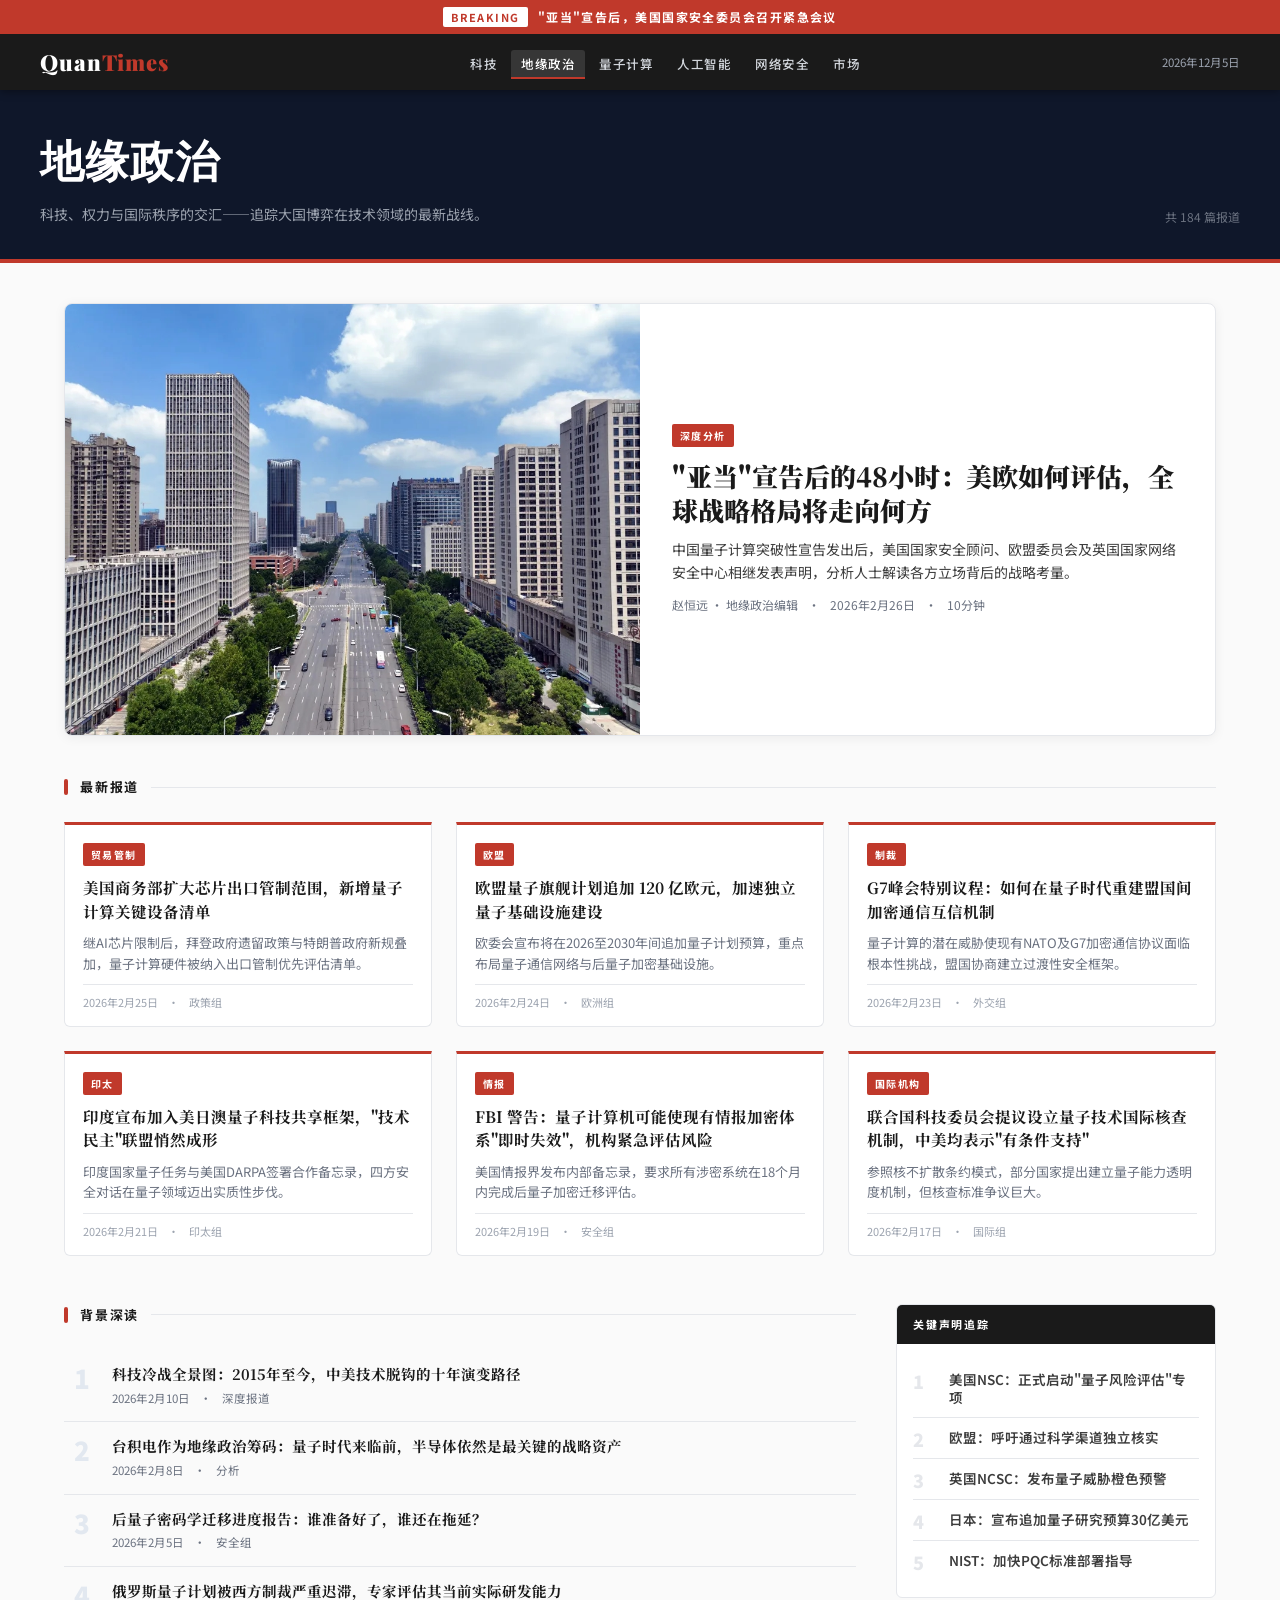
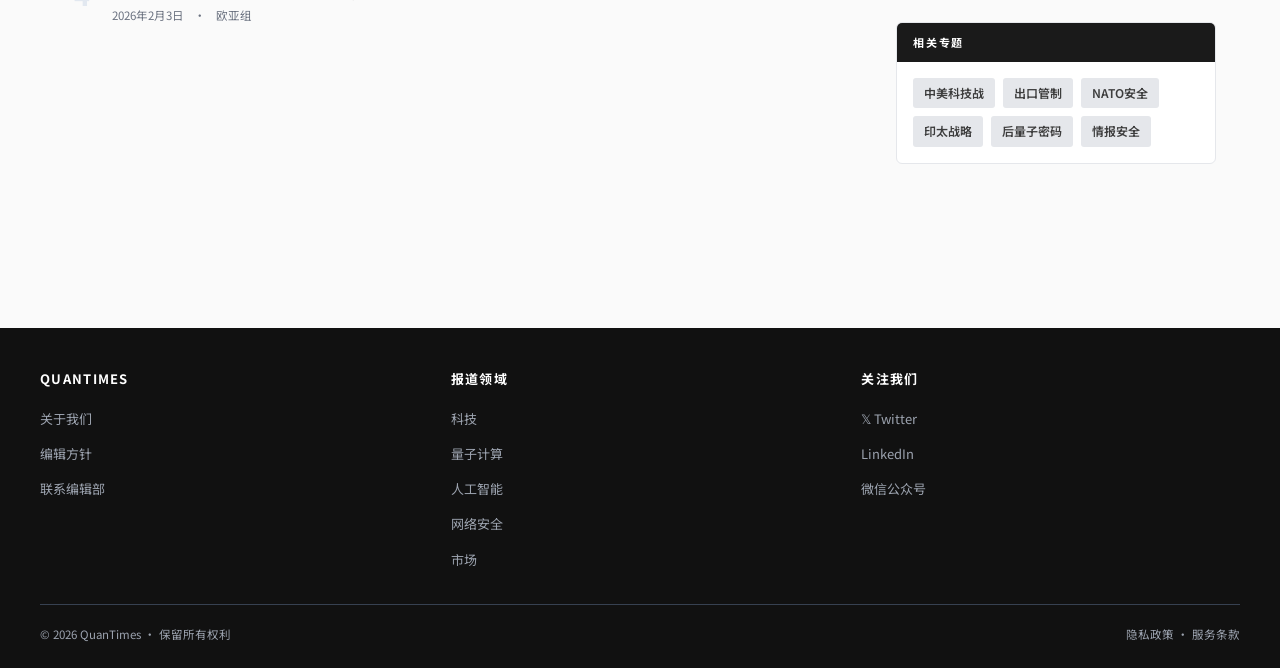
<file: geopolitics.html>
<!DOCTYPE html>
<html lang="zh-CN">
<head>
  <meta charset="UTF-8" /><meta name="viewport" content="width=device-width, initial-scale=1.0" />
  <title>地缘政治 — QuanTimes</title>
  <link rel="preconnect" href="https://fonts.googleapis.com" />
  <link href="https://fonts.googleapis.com/css2?family=Noto+Serif+SC:wght@400;700;900&family=Noto+Sans+SC:wght@400;500;600;700&family=Playfair+Display:wght@700;900&display=swap" rel="stylesheet" />
  <link rel="stylesheet" href="news.css" />
  <link rel="icon" type="image/svg+xml" href="favicon.svg" />
</head>
<body>
<div class="breaking-banner"><span class="label">Breaking</span>"亚当"宣告后，美国国家安全委员会召开紧急会议</div>
<header class="masthead">
  <div class="masthead-inner">
    <a class="logo" href="index.html">Quan<span>Times</span></a>
    <nav><ul class="nav-links">
      <li><a href="keji.html">科技</a></li>
      <li><a href="geopolitics.html" class="active">地缘政治</a></li>
      <li><a href="quantum.html">量子计算</a></li>
      <li><a href="ai.html">人工智能</a></li>
      <li><a href="security.html">网络安全</a></li>
      <li><a href="markets.html">市场</a></li>
    </ul></nav>
    <span class="nav-date" id="live-date"></span>
  </div>
</header>

<div class="section-hero" style="background:#0f172a;">
  <div class="section-hero-inner">
    <div>
      <h1>地缘政治</h1>
      <p>科技、权力与国际秩序的交汇——追踪大国博弈在技术领域的最新战线。</p>
    </div>
    <span class="section-hero-count">共 184 篇报道</span>
  </div>
</div>

<div class="page-wrap">
  <div class="featured-card">
    <div class="featured-card-img">
      <img src="117750272_996be1b5-9a73-4a0d-8216-b92c42cad7de.png" alt="合肥科技走廊" />
    </div>
    <div class="featured-card-body">
      <span class="card-label">深度分析</span>
      <h2><a href="index.html">"亚当"宣告后的48小时：美欧如何评估，全球战略格局将走向何方</a></h2>
      <p>中国量子计算突破性宣告发出后，美国国家安全顾问、欧盟委员会及英国国家网络安全中心相继发表声明，分析人士解读各方立场背后的战略考量。</p>
      <div class="card-meta"><span>赵恒远 · 地缘政治编辑</span><span>·</span><span>2026年2月26日</span><span>·</span><span>10分钟</span></div>
    </div>
  </div>

  <div class="section-divider"><h2>最新报道</h2></div>
  <div class="article-grid">
    <div class="article-card">
      <div class="article-card-body">
        <span class="card-label">贸易管制</span>
        <h3><a href="article.html?id=geo-export-control">美国商务部扩大芯片出口管制范围，新增量子计算关键设备清单</a></h3>
        <p>继AI芯片限制后，拜登政府遗留政策与特朗普政府新规叠加，量子计算硬件被纳入出口管制优先评估清单。</p>
        <div class="card-meta"><span>2026年2月25日</span><span>·</span><span>政策组</span></div>
      </div>
    </div>
    <div class="article-card">
      <div class="article-card-body">
        <span class="card-label">欧盟</span>
        <h3><a href="article.html?id=geo-eu-quantum">欧盟量子旗舰计划追加 120 亿欧元，加速独立量子基础设施建设</a></h3>
        <p>欧委会宣布将在2026至2030年间追加量子计划预算，重点布局量子通信网络与后量子加密基础设施。</p>
        <div class="card-meta"><span>2026年2月24日</span><span>·</span><span>欧洲组</span></div>
      </div>
    </div>
    <div class="article-card">
      <div class="article-card-body">
        <span class="card-label">制裁</span>
        <h3><a href="article.html?id=geo-g7">G7峰会特别议程：如何在量子时代重建盟国间加密通信互信机制</a></h3>
        <p>量子计算的潜在威胁使现有NATO及G7加密通信协议面临根本性挑战，盟国协商建立过渡性安全框架。</p>
        <div class="card-meta"><span>2026年2月23日</span><span>·</span><span>外交组</span></div>
      </div>
    </div>
    <div class="article-card">
      <div class="article-card-body">
        <span class="card-label">印太</span>
        <h3><a href="article.html?id=geo-india-quad">印度宣布加入美日澳量子科技共享框架，"技术民主"联盟悄然成形</a></h3>
        <p>印度国家量子任务与美国DARPA签署合作备忘录，四方安全对话在量子领域迈出实质性步伐。</p>
        <div class="card-meta"><span>2026年2月21日</span><span>·</span><span>印太组</span></div>
      </div>
    </div>
    <div class="article-card">
      <div class="article-card-body">
        <span class="card-label">情报</span>
        <h3><a href="article.html?id=geo-fbi-quantum">FBI 警告：量子计算机可能使现有情报加密体系"即时失效"，机构紧急评估风险</a></h3>
        <p>美国情报界发布内部备忘录，要求所有涉密系统在18个月内完成后量子加密迁移评估。</p>
        <div class="card-meta"><span>2026年2月19日</span><span>·</span><span>安全组</span></div>
      </div>
    </div>
    <div class="article-card">
      <div class="article-card-body">
        <span class="card-label">国际机构</span>
        <h3><a href="article.html?id=geo-un-quantum">联合国科技委员会提议设立量子技术国际核查机制，中美均表示"有条件支持"</a></h3>
        <p>参照核不扩散条约模式，部分国家提出建立量子能力透明度机制，但核查标准争议巨大。</p>
        <div class="card-meta"><span>2026年2月17日</span><span>·</span><span>国际组</span></div>
      </div>
    </div>
  </div>

  <div class="list-section">
    <div>
      <div class="section-divider"><h2>背景深读</h2></div>
      <div class="article-list">
        <a class="article-list-item" href="article.html?id=geo-tech-coldwar">
          <div class="list-info"><h4>科技冷战全景图：2015年至今，中美技术脱钩的十年演变路径</h4><div class="card-meta"><span>2026年2月10日</span><span>·</span><span>深度报道</span></div></div>
        </a>
        <a class="article-list-item" href="article.html?id=geo-tsmc-geo">
          <div class="list-info"><h4>台积电作为地缘政治筹码：量子时代来临前，半导体依然是最关键的战略资产</h4><div class="card-meta"><span>2026年2月8日</span><span>·</span><span>分析</span></div></div>
        </a>
        <a class="article-list-item" href="article.html?id=geo-pqc-migration">
          <div class="list-info"><h4>后量子密码学迁移进度报告：谁准备好了，谁还在拖延？</h4><div class="card-meta"><span>2026年2月5日</span><span>·</span><span>安全组</span></div></div>
        </a>
        <a class="article-list-item" href="article.html?id=geo-russia-quantum">
          <div class="list-info"><h4>俄罗斯量子计划被西方制裁严重迟滞，专家评估其当前实际研发能力</h4><div class="card-meta"><span>2026年2月3日</span><span>·</span><span>欧亚组</span></div></div>
        </a>
      </div>
    </div>
    <aside>
      <div class="sidebar-card">
        <div class="sidebar-card-header">关键声明追踪</div>
        <div class="sidebar-card-body">
          <ul class="trending-list">
            <li><a href="article.html?id=geo-fbi-quantum">美国NSC：正式启动"量子风险评估"专项</a></li>
            <li><a href="article.html?id=geo-eu-quantum">欧盟：呼吁通过科学渠道独立核实</a></li>
            <li><a href="article.html?id=geo-g7">英国NCSC：发布量子威胁橙色预警</a></li>
            <li><a href="article.html?id=geo-india-quad">日本：宣布追加量子研究预算30亿美元</a></li>
            <li><a href="article.html?id=geo-pqc-migration">NIST：加快PQC标准部署指导</a></li>
          </ul>
        </div>
      </div>
      <div class="sidebar-card">
        <div class="sidebar-card-header">相关专题</div>
        <div class="sidebar-card-body">
          <div class="topic-tags">
            <a class="topic-tag" href="#">中美科技战</a>
            <a class="topic-tag" href="#">出口管制</a>
            <a class="topic-tag" href="#">NATO安全</a>
            <a class="topic-tag" href="#">印太战略</a>
            <a class="topic-tag" href="#">后量子密码</a>
            <a class="topic-tag" href="#">情报安全</a>
          </div>
        </div>
      </div>
    </aside>
  </div>
</div>

<footer>
  <div class="footer-inner">
    <div class="footer-col"><h4>QuanTimes</h4><ul><li><a href="#">关于我们</a></li><li><a href="#">编辑方针</a></li><li><a href="#">联系编辑部</a></li></ul></div>
    <div class="footer-col"><h4>报道领域</h4><ul><li><a href="keji.html">科技</a></li><li><a href="quantum.html">量子计算</a></li><li><a href="ai.html">人工智能</a></li><li><a href="security.html">网络安全</a></li><li><a href="markets.html">市场</a></li></ul></div>
    <div class="footer-col"><h4>关注我们</h4><ul><li><a href="#">𝕏 Twitter</a></li><li><a href="#">LinkedIn</a></li><li><a href="#">微信公众号</a></li></ul></div>
  </div>
  <div class="footer-bottom"><span>© 2026 QuanTimes · 保留所有权利</span><span>隐私政策 · 服务条款</span></div>
</footer>
<script>document.getElementById('live-date').textContent=new Intl.DateTimeFormat('zh-CN',{year:'numeric',month:'long',day:'numeric'}).format(new Date());</script>
</body>
</html>
</file>
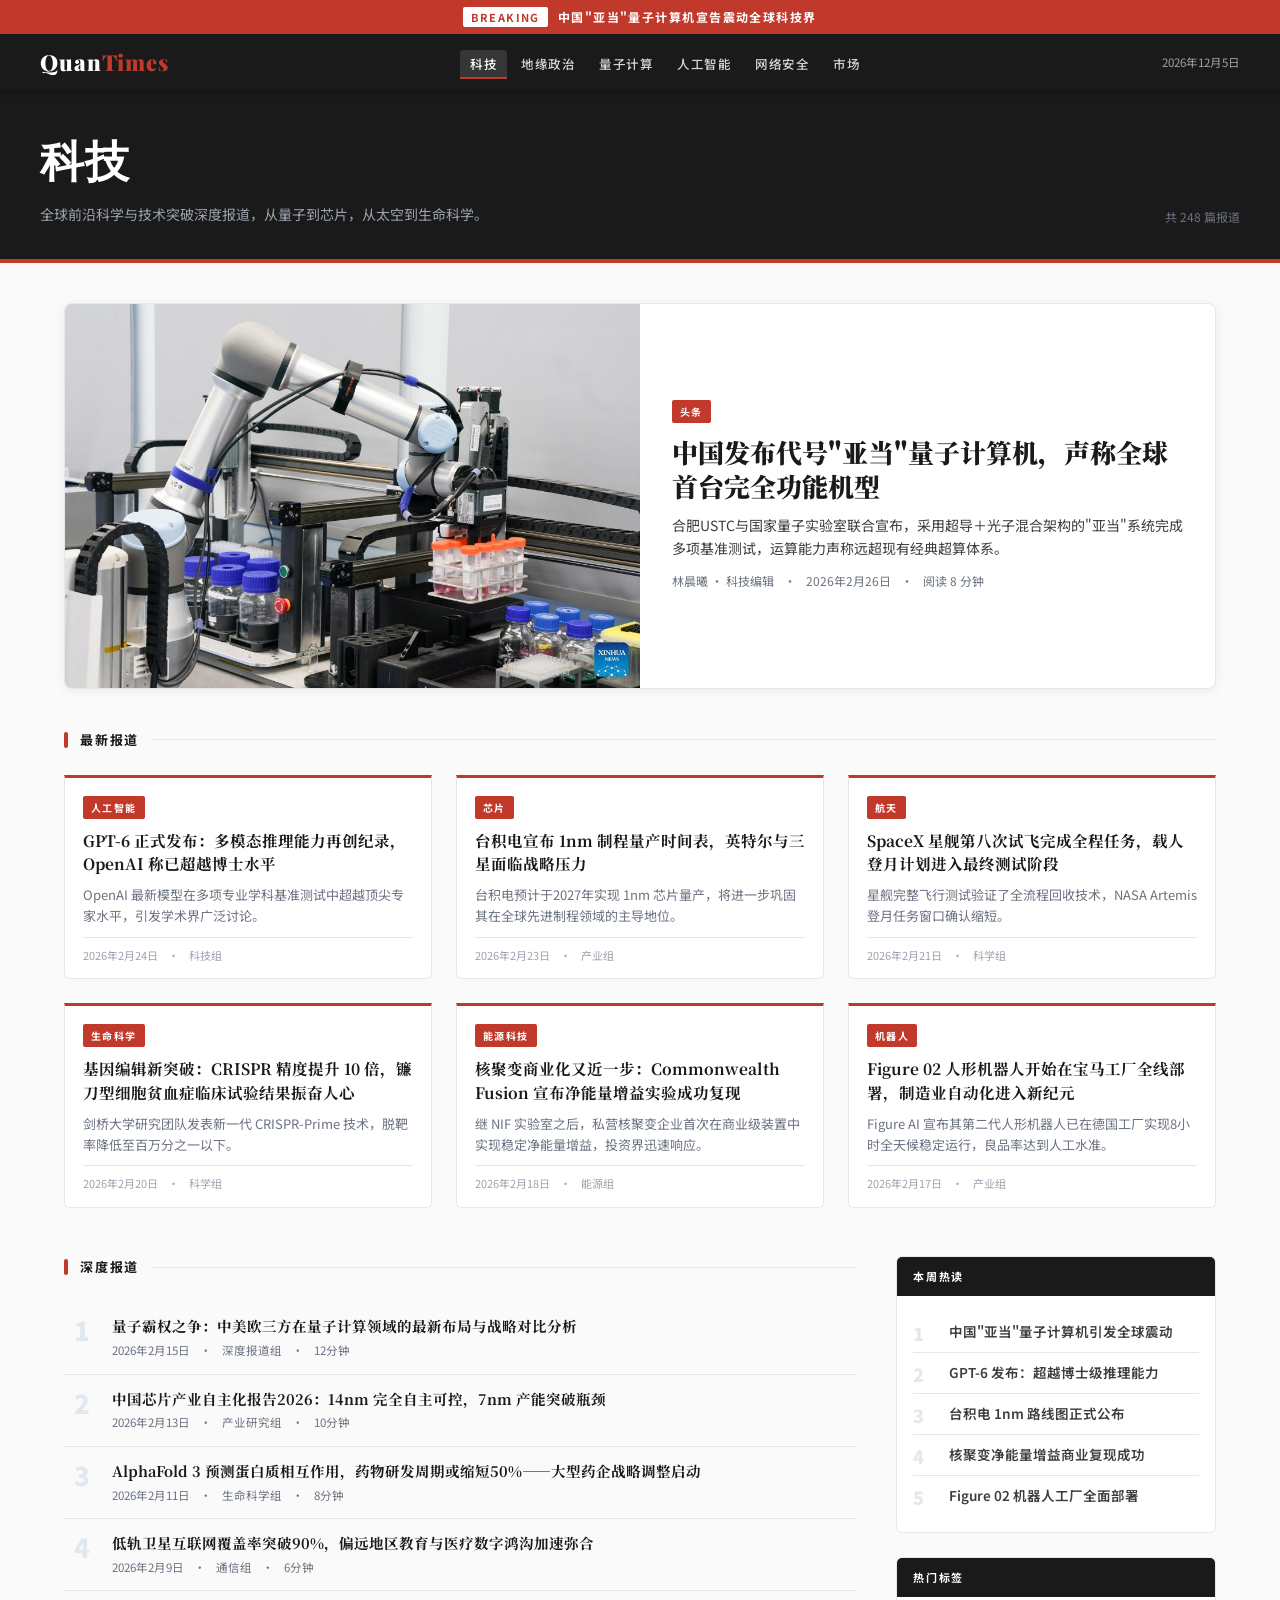
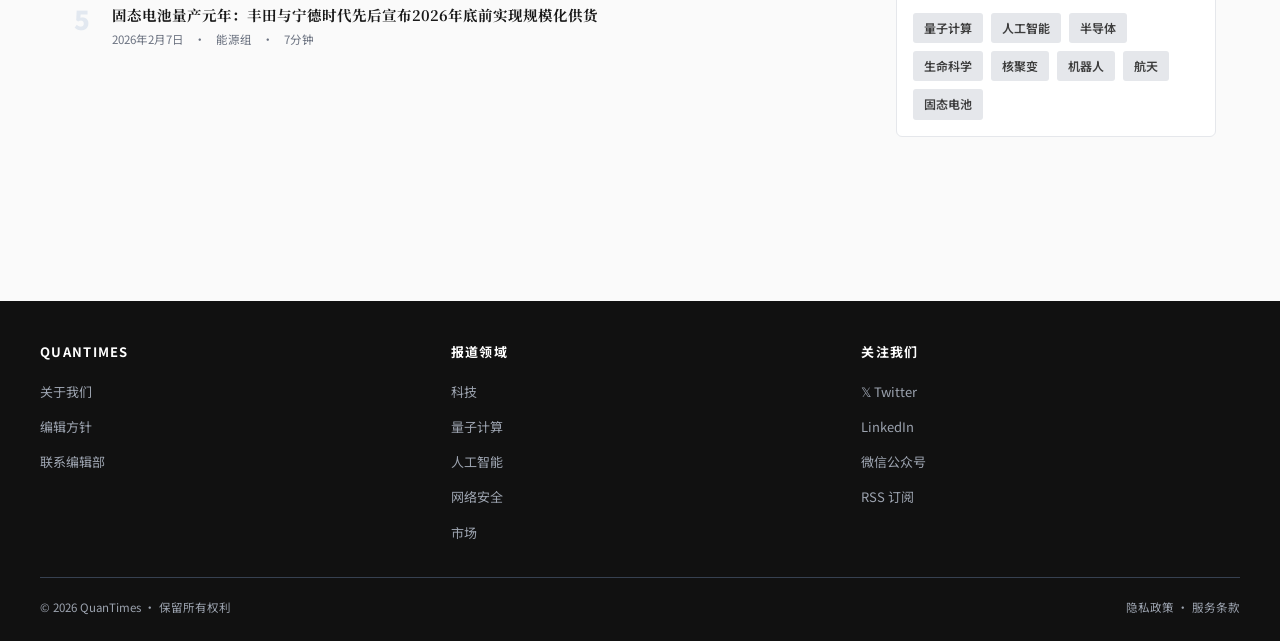
<file: keji.html>
<!DOCTYPE html>
<html lang="zh-CN">
<head>
  <meta charset="UTF-8" /><meta name="viewport" content="width=device-width, initial-scale=1.0" />
  <title>科技 — QuanTimes</title>
  <link rel="preconnect" href="https://fonts.googleapis.com" />
  <link href="https://fonts.googleapis.com/css2?family=Noto+Serif+SC:wght@400;700;900&family=Noto+Sans+SC:wght@400;500;600;700&family=Playfair+Display:wght@700;900&display=swap" rel="stylesheet" />
  <link rel="stylesheet" href="news.css" />
  <link rel="icon" type="image/svg+xml" href="favicon.svg" />
</head>
<body>
<div class="breaking-banner"><span class="label">Breaking</span>中国"亚当"量子计算机宣告震动全球科技界</div>
<header class="masthead">
  <div class="masthead-inner">
    <a class="logo" href="index.html">Quan<span>Times</span></a>
    <nav><ul class="nav-links">
      <li><a href="keji.html" class="active">科技</a></li>
      <li><a href="geopolitics.html">地缘政治</a></li>
      <li><a href="quantum.html">量子计算</a></li>
      <li><a href="ai.html">人工智能</a></li>
      <li><a href="security.html">网络安全</a></li>
      <li><a href="markets.html">市场</a></li>
    </ul></nav>
    <span class="nav-date" id="live-date"></span>
  </div>
</header>

<div class="section-hero">
  <div class="section-hero-inner">
    <div>
      <h1>科技</h1>
      <p>全球前沿科学与技术突破深度报道，从量子到芯片，从太空到生命科学。</p>
    </div>
    <span class="section-hero-count">共 248 篇报道</span>
  </div>
</div>

<div class="page-wrap">
  <!-- FEATURED -->
  <div class="featured-card">
    <div class="featured-card-img">
      <img src="19c5acf0903dbc4fc7c941134930f22b.jpg" alt="量子实验室" />
    </div>
    <div class="featured-card-body">
      <span class="card-label">头条</span>
      <h2><a href="index.html">中国发布代号"亚当"量子计算机，声称全球首台完全功能机型</a></h2>
      <p>合肥USTC与国家量子实验室联合宣布，采用超导＋光子混合架构的"亚当"系统完成多项基准测试，运算能力声称远超现有经典超算体系。</p>
      <div class="card-meta"><span>林晨曦 · 科技编辑</span><span>·</span><span>2026年2月26日</span><span>·</span><span>阅读 8 分钟</span></div>
    </div>
  </div>

  <!-- GRID -->
  <div class="section-divider"><h2>最新报道</h2></div>
  <div class="article-grid">
    <div class="article-card">
      <div class="article-card-body">
        <span class="card-label">人工智能</span>
        <h3><a href="article.html?id=gpt6">GPT-6 正式发布：多模态推理能力再创纪录，OpenAI 称已超越博士水平</a></h3>
        <p>OpenAI 最新模型在多项专业学科基准测试中超越顶尖专家水平，引发学术界广泛讨论。</p>
        <div class="card-meta"><span>2026年2月24日</span><span>·</span><span>科技组</span></div>
      </div>
    </div>
    <div class="article-card">
      <div class="article-card-body">
        <span class="card-label">芯片</span>
        <h3><a href="article.html?id=tsmc">台积电宣布 1nm 制程量产时间表，英特尔与三星面临战略压力</a></h3>
        <p>台积电预计于2027年实现 1nm 芯片量产，将进一步巩固其在全球先进制程领域的主导地位。</p>
        <div class="card-meta"><span>2026年2月23日</span><span>·</span><span>产业组</span></div>
      </div>
    </div>
    <div class="article-card">
      <div class="article-card-body">
        <span class="card-label">航天</span>
        <h3><a href="article.html?id=spacex">SpaceX 星舰第八次试飞完成全程任务，载人登月计划进入最终测试阶段</a></h3>
        <p>星舰完整飞行测试验证了全流程回收技术，NASA Artemis 登月任务窗口确认缩短。</p>
        <div class="card-meta"><span>2026年2月21日</span><span>·</span><span>科学组</span></div>
      </div>
    </div>
    <div class="article-card">
      <div class="article-card-body">
        <span class="card-label">生命科学</span>
        <h3><a href="article.html?id=crispr">基因编辑新突破：CRISPR 精度提升 10 倍，镰刀型细胞贫血症临床试验结果振奋人心</a></h3>
        <p>剑桥大学研究团队发表新一代 CRISPR-Prime 技术，脱靶率降低至百万分之一以下。</p>
        <div class="card-meta"><span>2026年2月20日</span><span>·</span><span>科学组</span></div>
      </div>
    </div>
    <div class="article-card">
      <div class="article-card-body">
        <span class="card-label">能源科技</span>
        <h3><a href="article.html?id=fusion">核聚变商业化又近一步：Commonwealth Fusion 宣布净能量增益实验成功复现</a></h3>
        <p>继 NIF 实验室之后，私营核聚变企业首次在商业级装置中实现稳定净能量增益，投资界迅速响应。</p>
        <div class="card-meta"><span>2026年2月18日</span><span>·</span><span>能源组</span></div>
      </div>
    </div>
    <div class="article-card">
      <div class="article-card-body">
        <span class="card-label">机器人</span>
        <h3><a href="article.html?id=figure">Figure 02 人形机器人开始在宝马工厂全线部署，制造业自动化进入新纪元</a></h3>
        <p>Figure AI 宣布其第二代人形机器人已在德国工厂实现8小时全天候稳定运行，良品率达到人工水准。</p>
        <div class="card-meta"><span>2026年2月17日</span><span>·</span><span>产业组</span></div>
      </div>
    </div>
  </div>

  <!-- LIST + SIDEBAR -->
  <div class="list-section">
    <div>
      <div class="section-divider"><h2>深度报道</h2></div>
      <div class="article-list">
        <a class="article-list-item" href="article.html?id=quantum-race">
          <div class="list-info">
            <h4>量子霸权之争：中美欧三方在量子计算领域的最新布局与战略对比分析</h4>
            <div class="card-meta"><span>2026年2月15日</span><span>·</span><span>深度报道组</span><span>·</span><span>12分钟</span></div>
          </div>
        </a>
        <a class="article-list-item" href="article.html?id=china-chip">
          <div class="list-info">
            <h4>中国芯片产业自主化报告2026：14nm 完全自主可控，7nm 产能突破瓶颈</h4>
            <div class="card-meta"><span>2026年2月13日</span><span>·</span><span>产业研究组</span><span>·</span><span>10分钟</span></div>
          </div>
        </a>
        <a class="article-list-item" href="article.html?id=alphafold">
          <div class="list-info">
            <h4>AlphaFold 3 预测蛋白质相互作用，药物研发周期或缩短50%——大型药企战略调整启动</h4>
            <div class="card-meta"><span>2026年2月11日</span><span>·</span><span>生命科学组</span><span>·</span><span>8分钟</span></div>
          </div>
        </a>
        <a class="article-list-item" href="article.html?id=leo-satellite">
          <div class="list-info">
            <h4>低轨卫星互联网覆盖率突破90%，偏远地区教育与医疗数字鸿沟加速弥合</h4>
            <div class="card-meta"><span>2026年2月9日</span><span>·</span><span>通信组</span><span>·</span><span>6分钟</span></div>
          </div>
        </a>
        <a class="article-list-item" href="article.html?id=solid-battery">
          <div class="list-info">
            <h4>固态电池量产元年：丰田与宁德时代先后宣布2026年底前实现规模化供货</h4>
            <div class="card-meta"><span>2026年2月7日</span><span>·</span><span>能源组</span><span>·</span><span>7分钟</span></div>
          </div>
        </a>
      </div>
    </div>
    <aside>
      <div class="sidebar-card">
        <div class="sidebar-card-header">本周热读</div>
        <div class="sidebar-card-body">
          <ul class="trending-list">
            <li><a href="index.html">中国"亚当"量子计算机引发全球震动</a></li>
            <li><a href="article.html?id=gpt6">GPT-6 发布：超越博士级推理能力</a></li>
            <li><a href="article.html?id=tsmc">台积电 1nm 路线图正式公布</a></li>
            <li><a href="article.html?id=fusion">核聚变净能量增益商业复现成功</a></li>
            <li><a href="article.html?id=figure">Figure 02 机器人工厂全面部署</a></li>
          </ul>
        </div>
      </div>
      <div class="sidebar-card">
        <div class="sidebar-card-header">热门标签</div>
        <div class="sidebar-card-body">
          <div class="topic-tags">
            <a class="topic-tag" href="quantum.html">量子计算</a>
            <a class="topic-tag" href="ai.html">人工智能</a>
            <a class="topic-tag" href="#">半导体</a>
            <a class="topic-tag" href="#">生命科学</a>
            <a class="topic-tag" href="#">核聚变</a>
            <a class="topic-tag" href="#">机器人</a>
            <a class="topic-tag" href="#">航天</a>
            <a class="topic-tag" href="#">固态电池</a>
          </div>
        </div>
      </div>
    </aside>
  </div>
</div>

<footer>
  <div class="footer-inner">
    <div class="footer-col"><h4>QuanTimes</h4><ul><li><a href="#">关于我们</a></li><li><a href="#">编辑方针</a></li><li><a href="#">联系编辑部</a></li></ul></div>
    <div class="footer-col"><h4>报道领域</h4><ul><li><a href="keji.html">科技</a></li><li><a href="quantum.html">量子计算</a></li><li><a href="ai.html">人工智能</a></li><li><a href="security.html">网络安全</a></li><li><a href="markets.html">市场</a></li></ul></div>
    <div class="footer-col"><h4>关注我们</h4><ul><li><a href="#">𝕏 Twitter</a></li><li><a href="#">LinkedIn</a></li><li><a href="#">微信公众号</a></li><li><a href="#">RSS 订阅</a></li></ul></div>
  </div>
  <div class="footer-bottom"><span>© 2026 QuanTimes · 保留所有权利</span><span>隐私政策 · 服务条款</span></div>
</footer>
<script>
  const d = new Date();
  document.getElementById('live-date').textContent = new Intl.DateTimeFormat('zh-CN',{year:'numeric',month:'long',day:'numeric'}).format(d);
</script>
</body>
</html>
</file>
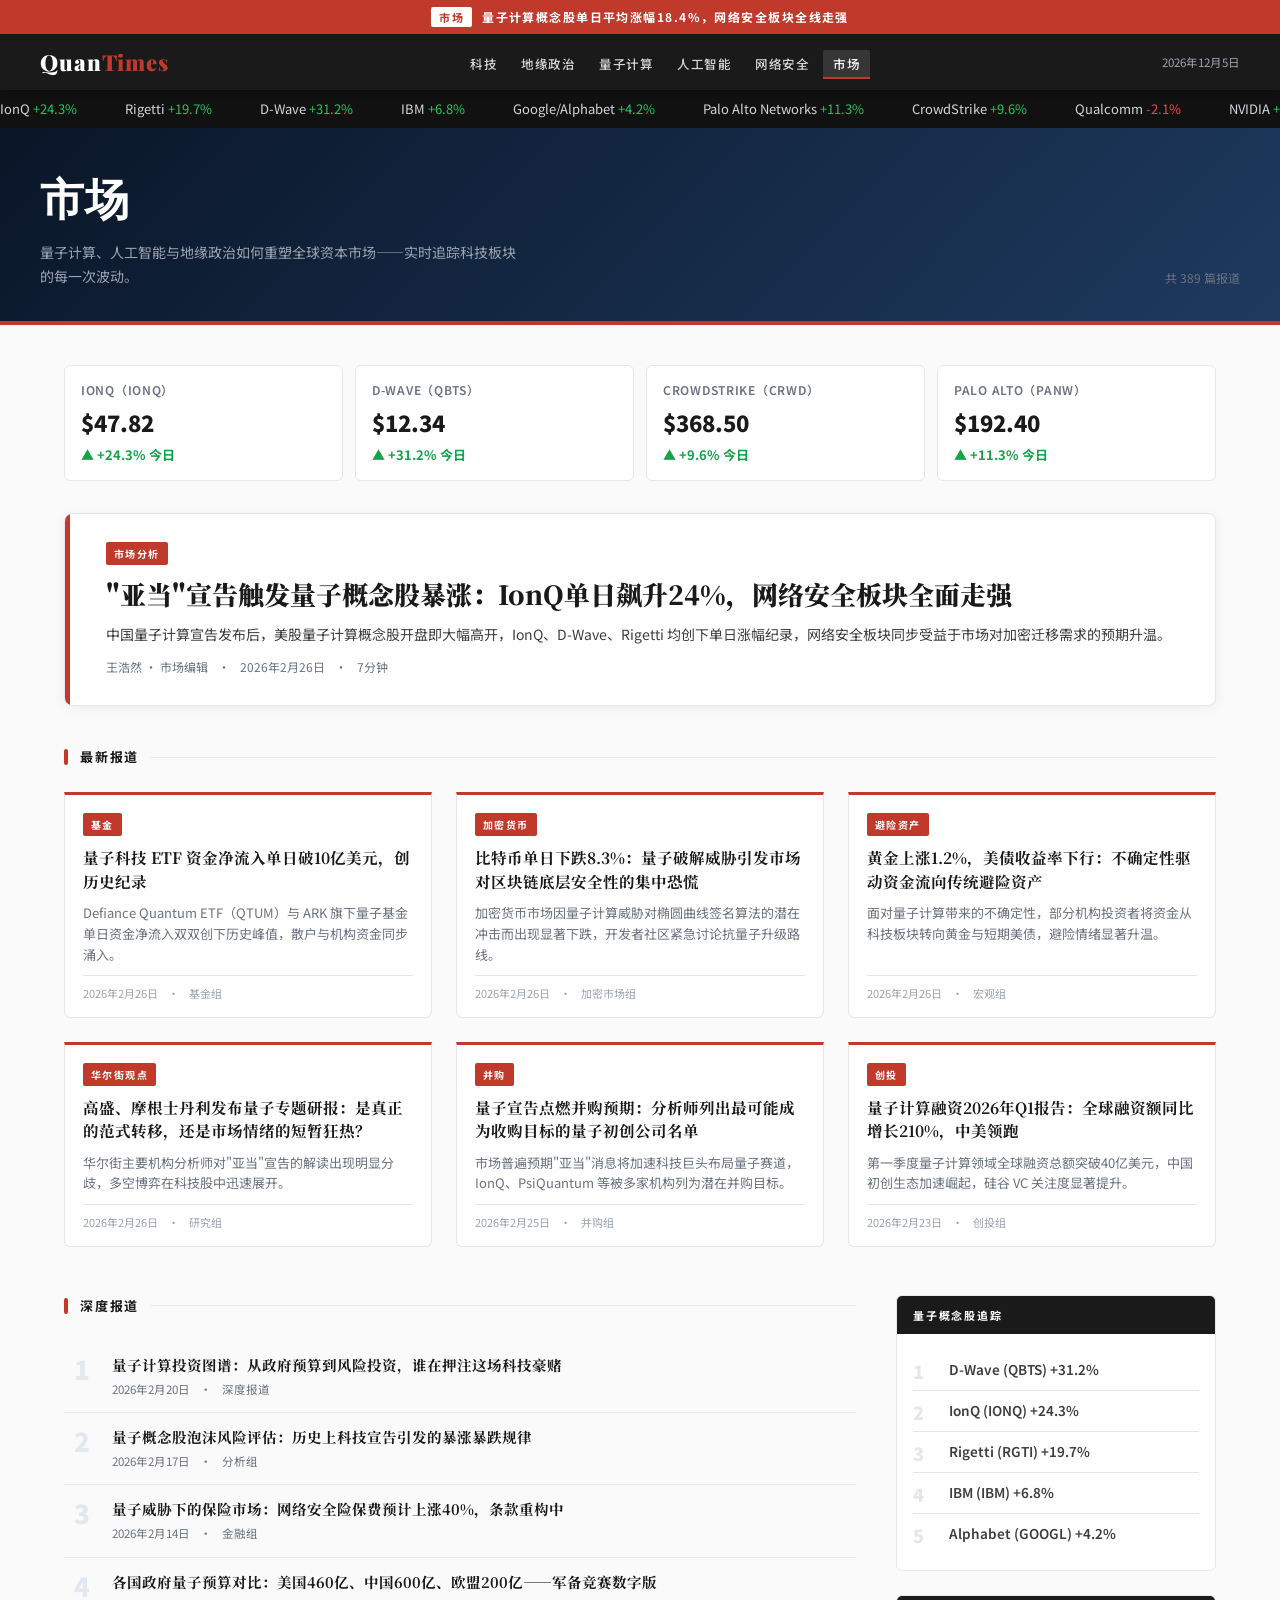
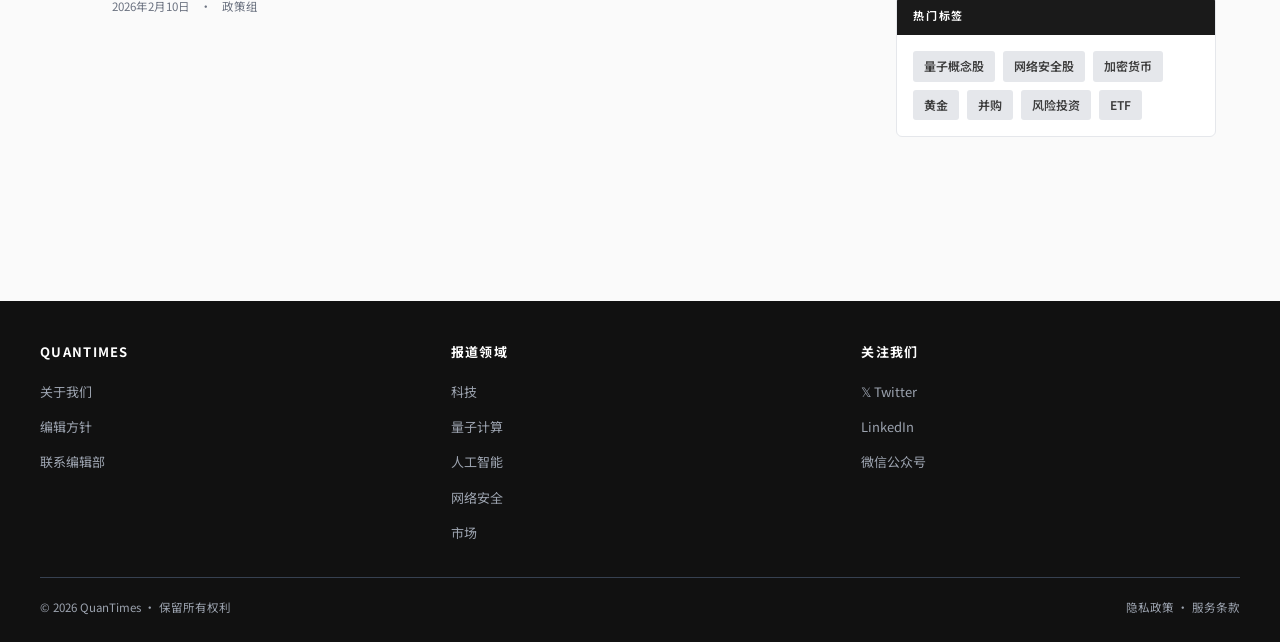
<file: markets.html>
<!DOCTYPE html>
<html lang="zh-CN">
<head>
  <meta charset="UTF-8" /><meta name="viewport" content="width=device-width, initial-scale=1.0" />
  <title>市场 — QuanTimes</title>
  <link rel="preconnect" href="https://fonts.googleapis.com" />
  <link href="https://fonts.googleapis.com/css2?family=Noto+Serif+SC:wght@400;700;900&family=Noto+Sans+SC:wght@400;500;600;700&family=Playfair+Display:wght@700;900&display=swap" rel="stylesheet" />
  <link rel="stylesheet" href="news.css" />
  <style>
    .ticker-bar { background:#111; color:#d1d5db; padding:8px 0; overflow:hidden; position:relative; }
    .ticker-inner { display:flex; gap:48px; white-space:nowrap; animation:ticker 30s linear infinite; }
    .ticker-inner span { font-size:13px; font-family:'Noto Sans SC',sans-serif; }
    .ticker-inner .up { color:#22c55e; }
    .ticker-inner .down { color:#ef4444; }
    @keyframes ticker { from{transform:translateX(0)} to{transform:translateX(-50%)} }
    .market-grid { display:grid; grid-template-columns:repeat(4,1fr); gap:12px; margin-bottom:32px; }
    @media(max-width:700px){.market-grid{grid-template-columns:repeat(2,1fr);}}
    .market-card { background:#fff; border:1px solid var(--border); border-radius:6px; padding:14px 16px; }
    .market-card .name { font-size:12px; color:var(--muted); font-weight:600; letter-spacing:.06em; text-transform:uppercase; }
    .market-card .val { font-size:22px; font-weight:900; color:var(--ink); margin:4px 0 2px; }
    .market-card .chg { font-size:13px; font-weight:700; }
    .market-card .chg.up { color:#16a34a; }
    .market-card .chg.down { color:#dc2626; }
  </style>
  <link rel="icon" type="image/svg+xml" href="favicon.svg" />
</head>
<body>
<div class="breaking-banner"><span class="label">市场</span>量子计算概念股单日平均涨幅18.4%，网络安全板块全线走强</div>
<header class="masthead">
  <div class="masthead-inner">
    <a class="logo" href="index.html">Quan<span>Times</span></a>
    <nav><ul class="nav-links">
      <li><a href="keji.html">科技</a></li>
      <li><a href="geopolitics.html">地缘政治</a></li>
      <li><a href="quantum.html">量子计算</a></li>
      <li><a href="ai.html">人工智能</a></li>
      <li><a href="security.html">网络安全</a></li>
      <li><a href="markets.html" class="active">市场</a></li>
    </ul></nav>
    <span class="nav-date" id="live-date"></span>
  </div>
</header>

<!-- TICKER -->
<div class="ticker-bar">
  <div class="ticker-inner">
    <span>IonQ <span class="up">+24.3%</span></span>
    <span>Rigetti <span class="up">+19.7%</span></span>
    <span>D-Wave <span class="up">+31.2%</span></span>
    <span>IBM <span class="up">+6.8%</span></span>
    <span>Google/Alphabet <span class="up">+4.2%</span></span>
    <span>Palo Alto Networks <span class="up">+11.3%</span></span>
    <span>CrowdStrike <span class="up">+9.6%</span></span>
    <span>Qualcomm <span class="down">-2.1%</span></span>
    <span>NVIDIA <span class="up">+3.4%</span></span>
    <span>纳斯达克 <span class="up">+1.8%</span></span>
    <span>标普500 <span class="up">+0.9%</span></span>
    <span>黄金 <span class="up">+1.2%</span></span>
    <!-- repeat for seamless loop -->
    <span>IonQ <span class="up">+24.3%</span></span>
    <span>Rigetti <span class="up">+19.7%</span></span>
    <span>D-Wave <span class="up">+31.2%</span></span>
    <span>IBM <span class="up">+6.8%</span></span>
    <span>Google/Alphabet <span class="up">+4.2%</span></span>
    <span>Palo Alto Networks <span class="up">+11.3%</span></span>
    <span>CrowdStrike <span class="up">+9.6%</span></span>
    <span>Qualcomm <span class="down">-2.1%</span></span>
    <span>NVIDIA <span class="up">+3.4%</span></span>
    <span>纳斯达克 <span class="up">+1.8%</span></span>
    <span>标普500 <span class="up">+0.9%</span></span>
    <span>黄金 <span class="up">+1.2%</span></span>
  </div>
</div>

<div class="section-hero" style="background:linear-gradient(135deg,#0a1628,#1e3a5f);">
  <div class="section-hero-inner">
    <div>
      <h1>市场</h1>
      <p>量子计算、人工智能与地缘政治如何重塑全球资本市场——实时追踪科技板块的每一次波动。</p>
    </div>
    <span class="section-hero-count">共 389 篇报道</span>
  </div>
</div>

<div class="page-wrap">

  <!-- MARKET SNAPSHOT -->
  <div class="market-grid">
    <div class="market-card"><div class="name">IonQ（IONQ）</div><div class="val">$47.82</div><div class="chg up">▲ +24.3% 今日</div></div>
    <div class="market-card"><div class="name">D-Wave（QBTS）</div><div class="val">$12.34</div><div class="chg up">▲ +31.2% 今日</div></div>
    <div class="market-card"><div class="name">CrowdStrike（CRWD）</div><div class="val">$368.50</div><div class="chg up">▲ +9.6% 今日</div></div>
    <div class="market-card"><div class="name">Palo Alto（PANW）</div><div class="val">$192.40</div><div class="chg up">▲ +11.3% 今日</div></div>
  </div>

  <div class="featured-card">
    <div class="featured-card-body featured-card-body--full">
      <span class="card-label">市场分析</span>
      <h2><a href="index.html">"亚当"宣告触发量子概念股暴涨：IonQ单日飙升24%，网络安全板块全面走强</a></h2>
      <p>中国量子计算宣告发布后，美股量子计算概念股开盘即大幅高开，IonQ、D-Wave、Rigetti 均创下单日涨幅纪录，网络安全板块同步受益于市场对加密迁移需求的预期升温。</p>
      <div class="card-meta"><span>王浩然 · 市场编辑</span><span>·</span><span>2026年2月26日</span><span>·</span><span>7分钟</span></div>
    </div>
  </div>

  <div class="section-divider"><h2>最新报道</h2></div>
  <div class="article-grid">
    <div class="article-card">
      <div class="article-card-body">
        <span class="card-label">基金</span>
        <h3><a href="#">量子科技 ETF 资金净流入单日破10亿美元，创历史纪录</a></h3>
        <p>Defiance Quantum ETF（QTUM）与 ARK 旗下量子基金单日资金净流入双双创下历史峰值，散户与机构资金同步涌入。</p>
        <div class="card-meta"><span>2026年2月26日</span><span>·</span><span>基金组</span></div>
      </div>
    </div>
    <div class="article-card">
      <div class="article-card-body">
        <span class="card-label">加密货币</span>
        <h3><a href="#">比特币单日下跌8.3%：量子破解威胁引发市场对区块链底层安全性的集中恐慌</a></h3>
        <p>加密货币市场因量子计算威胁对椭圆曲线签名算法的潜在冲击而出现显著下跌，开发者社区紧急讨论抗量子升级路线。</p>
        <div class="card-meta"><span>2026年2月26日</span><span>·</span><span>加密市场组</span></div>
      </div>
    </div>
    <div class="article-card">
      <div class="article-card-body">
        <span class="card-label">避险资产</span>
        <h3><a href="#">黄金上涨1.2%，美债收益率下行：不确定性驱动资金流向传统避险资产</a></h3>
        <p>面对量子计算带来的不确定性，部分机构投资者将资金从科技板块转向黄金与短期美债，避险情绪显著升温。</p>
        <div class="card-meta"><span>2026年2月26日</span><span>·</span><span>宏观组</span></div>
      </div>
    </div>
    <div class="article-card">
      <div class="article-card-body">
        <span class="card-label">华尔街观点</span>
        <h3><a href="#">高盛、摩根士丹利发布量子专题研报：是真正的范式转移，还是市场情绪的短暂狂热？</a></h3>
        <p>华尔街主要机构分析师对"亚当"宣告的解读出现明显分歧，多空博弈在科技股中迅速展开。</p>
        <div class="card-meta"><span>2026年2月26日</span><span>·</span><span>研究组</span></div>
      </div>
    </div>
    <div class="article-card">
      <div class="article-card-body">
        <span class="card-label">并购</span>
        <h3><a href="#">量子宣告点燃并购预期：分析师列出最可能成为收购目标的量子初创公司名单</a></h3>
        <p>市场普遍预期"亚当"消息将加速科技巨头布局量子赛道，IonQ、PsiQuantum 等被多家机构列为潜在并购目标。</p>
        <div class="card-meta"><span>2026年2月25日</span><span>·</span><span>并购组</span></div>
      </div>
    </div>
    <div class="article-card">
      <div class="article-card-body">
        <span class="card-label">创投</span>
        <h3><a href="#">量子计算融资2026年Q1报告：全球融资额同比增长210%，中美领跑</a></h3>
        <p>第一季度量子计算领域全球融资总额突破40亿美元，中国初创生态加速崛起，硅谷 VC 关注度显著提升。</p>
        <div class="card-meta"><span>2026年2月23日</span><span>·</span><span>创投组</span></div>
      </div>
    </div>
  </div>

  <div class="list-section">
    <div>
      <div class="section-divider"><h2>深度报道</h2></div>
      <div class="article-list">
        <a class="article-list-item" href="#">
          <div class="list-info"><h4>量子计算投资图谱：从政府预算到风险投资，谁在押注这场科技豪赌</h4><div class="card-meta"><span>2026年2月20日</span><span>·</span><span>深度报道</span></div></div>
        </a>
        <a class="article-list-item" href="#">
          <div class="list-info"><h4>量子概念股泡沫风险评估：历史上科技宣告引发的暴涨暴跌规律</h4><div class="card-meta"><span>2026年2月17日</span><span>·</span><span>分析组</span></div></div>
        </a>
        <a class="article-list-item" href="#">
          <div class="list-info"><h4>量子威胁下的保险市场：网络安全险保费预计上涨40%，条款重构中</h4><div class="card-meta"><span>2026年2月14日</span><span>·</span><span>金融组</span></div></div>
        </a>
        <a class="article-list-item" href="#">
          <div class="list-info"><h4>各国政府量子预算对比：美国460亿、中国600亿、欧盟200亿——军备竞赛数字版</h4><div class="card-meta"><span>2026年2月10日</span><span>·</span><span>政策组</span></div></div>
        </a>
      </div>
    </div>
    <aside>
      <div class="sidebar-card">
        <div class="sidebar-card-header">量子概念股追踪</div>
        <div class="sidebar-card-body">
          <ul class="trending-list">
            <li><a href="#">D-Wave (QBTS) +31.2%</a></li>
            <li><a href="#">IonQ (IONQ) +24.3%</a></li>
            <li><a href="#">Rigetti (RGTI) +19.7%</a></li>
            <li><a href="#">IBM (IBM) +6.8%</a></li>
            <li><a href="#">Alphabet (GOOGL) +4.2%</a></li>
          </ul>
        </div>
      </div>
      <div class="sidebar-card">
        <div class="sidebar-card-header">热门标签</div>
        <div class="sidebar-card-body">
          <div class="topic-tags">
            <a class="topic-tag" href="#">量子概念股</a>
            <a class="topic-tag" href="#">网络安全股</a>
            <a class="topic-tag" href="#">加密货币</a>
            <a class="topic-tag" href="#">黄金</a>
            <a class="topic-tag" href="#">并购</a>
            <a class="topic-tag" href="#">风险投资</a>
            <a class="topic-tag" href="#">ETF</a>
          </div>
        </div>
      </div>
    </aside>
  </div>
</div>

<footer>
  <div class="footer-inner">
    <div class="footer-col"><h4>QuanTimes</h4><ul><li><a href="#">关于我们</a></li><li><a href="#">编辑方针</a></li><li><a href="#">联系编辑部</a></li></ul></div>
    <div class="footer-col"><h4>报道领域</h4><ul><li><a href="keji.html">科技</a></li><li><a href="quantum.html">量子计算</a></li><li><a href="ai.html">人工智能</a></li><li><a href="security.html">网络安全</a></li><li><a href="markets.html">市场</a></li></ul></div>
    <div class="footer-col"><h4>关注我们</h4><ul><li><a href="#">𝕏 Twitter</a></li><li><a href="#">LinkedIn</a></li><li><a href="#">微信公众号</a></li></ul></div>
  </div>
  <div class="footer-bottom"><span>© 2026 QuanTimes · 保留所有权利</span><span>隐私政策 · 服务条款</span></div>
</footer>
<script>document.getElementById('live-date').textContent=new Intl.DateTimeFormat('zh-CN',{year:'numeric',month:'long',day:'numeric'}).format(new Date());</script>
</body>
</html>
</file>
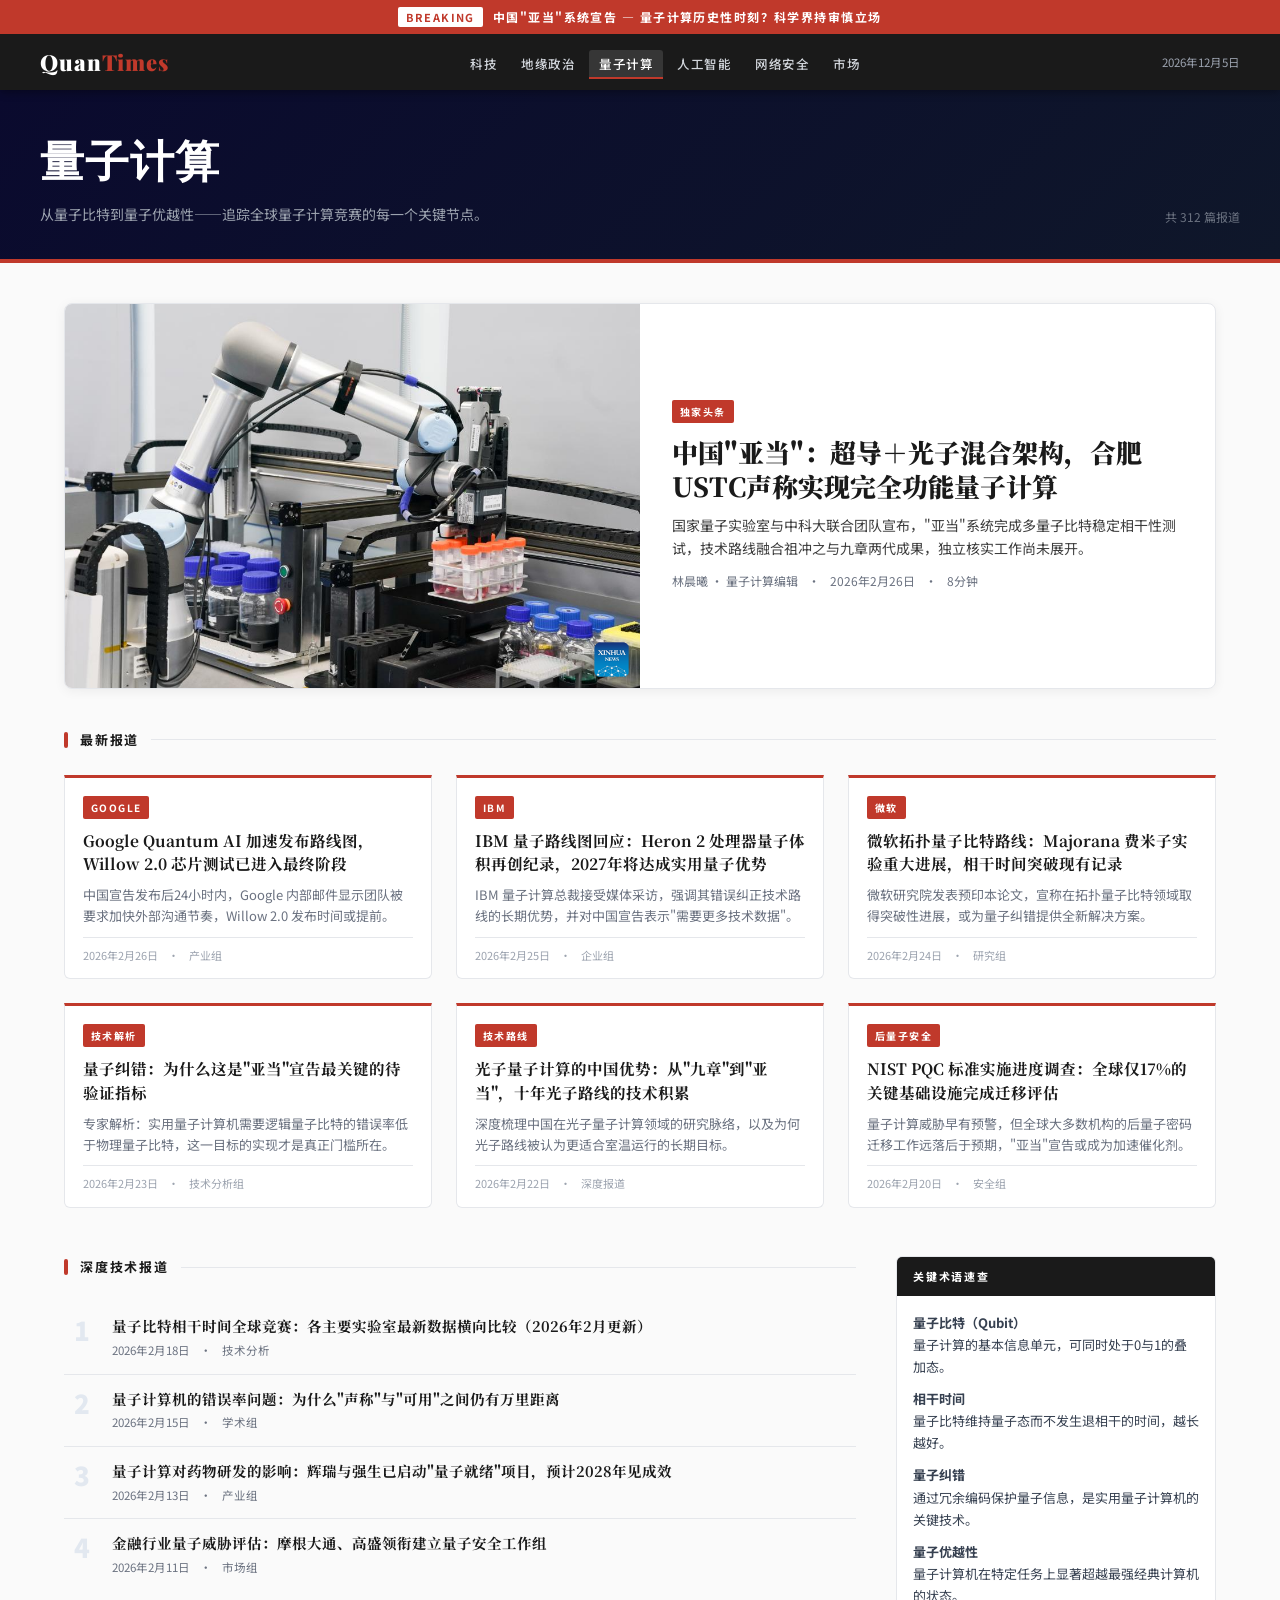
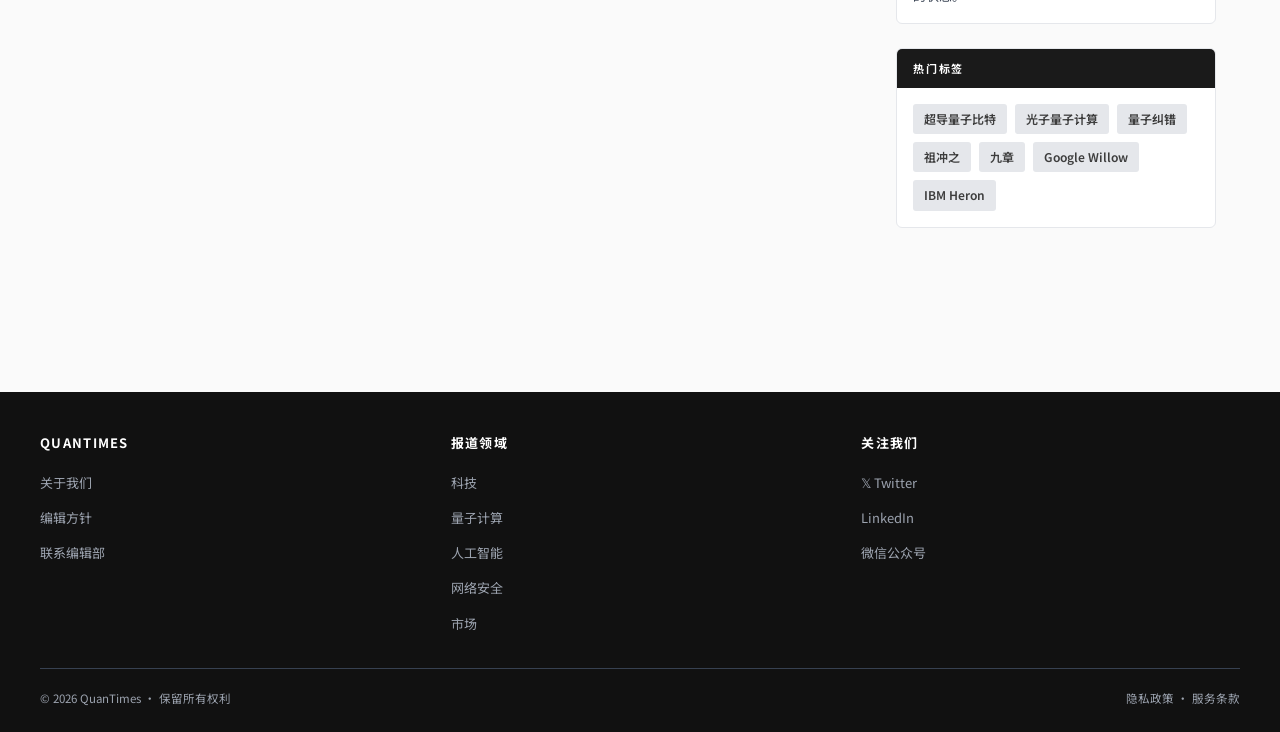
<file: quantum.html>
<!DOCTYPE html>
<html lang="zh-CN">
<head>
  <meta charset="UTF-8" /><meta name="viewport" content="width=device-width, initial-scale=1.0" />
  <title>量子计算 — QuanTimes</title>
  <link rel="preconnect" href="https://fonts.googleapis.com" />
  <link href="https://fonts.googleapis.com/css2?family=Noto+Serif+SC:wght@400;700;900&family=Noto+Sans+SC:wght@400;500;600;700&family=Playfair+Display:wght@700;900&display=swap" rel="stylesheet" />
  <link rel="stylesheet" href="news.css" />
  <link rel="icon" type="image/svg+xml" href="favicon.svg" />
</head>
<body>
<div class="breaking-banner"><span class="label">Breaking</span>中国"亚当"系统宣告 — 量子计算历史性时刻？科学界持审慎立场</div>
<header class="masthead">
  <div class="masthead-inner">
    <a class="logo" href="index.html">Quan<span>Times</span></a>
    <nav><ul class="nav-links">
      <li><a href="keji.html">科技</a></li>
      <li><a href="geopolitics.html">地缘政治</a></li>
      <li><a href="quantum.html" class="active">量子计算</a></li>
      <li><a href="ai.html">人工智能</a></li>
      <li><a href="security.html">网络安全</a></li>
      <li><a href="markets.html">市场</a></li>
    </ul></nav>
    <span class="nav-date" id="live-date"></span>
  </div>
</header>

<div class="section-hero" style="background:linear-gradient(135deg,#0a0a2e,#0f172a);">
  <div class="section-hero-inner">
    <div>
      <h1>量子计算</h1>
      <p>从量子比特到量子优越性——追踪全球量子计算竞赛的每一个关键节点。</p>
    </div>
    <span class="section-hero-count">共 312 篇报道</span>
  </div>
</div>

<div class="page-wrap">
  <div class="featured-card">
    <div class="featured-card-img">
      <img src="19c5acf0903dbc4fc7c941134930f22b.jpg" alt="量子实验室精密设备" />
    </div>
    <div class="featured-card-body">
      <span class="card-label">独家头条</span>
      <h2><a href="index.html">中国"亚当"：超导＋光子混合架构，合肥USTC声称实现完全功能量子计算</a></h2>
      <p>国家量子实验室与中科大联合团队宣布，"亚当"系统完成多量子比特稳定相干性测试，技术路线融合祖冲之与九章两代成果，独立核实工作尚未展开。</p>
      <div class="card-meta"><span>林晨曦 · 量子计算编辑</span><span>·</span><span>2026年2月26日</span><span>·</span><span>8分钟</span></div>
    </div>
  </div>

  <div class="section-divider"><h2>最新报道</h2></div>
  <div class="article-grid">
    <div class="article-card">
      <div class="article-card-body">
        <span class="card-label">Google</span>
        <h3><a href="#">Google Quantum AI 加速发布路线图，Willow 2.0 芯片测试已进入最终阶段</a></h3>
        <p>中国宣告发布后24小时内，Google 内部邮件显示团队被要求加快外部沟通节奏，Willow 2.0 发布时间或提前。</p>
        <div class="card-meta"><span>2026年2月26日</span><span>·</span><span>产业组</span></div>
      </div>
    </div>
    <div class="article-card">
      <div class="article-card-body">
        <span class="card-label">IBM</span>
        <h3><a href="#">IBM 量子路线图回应：Heron 2 处理器量子体积再创纪录，2027年将达成实用量子优势</a></h3>
        <p>IBM 量子计算总裁接受媒体采访，强调其错误纠正技术路线的长期优势，并对中国宣告表示"需要更多技术数据"。</p>
        <div class="card-meta"><span>2026年2月25日</span><span>·</span><span>企业组</span></div>
      </div>
    </div>
    <div class="article-card">
      <div class="article-card-body">
        <span class="card-label">微软</span>
        <h3><a href="#">微软拓扑量子比特路线：Majorana 费米子实验重大进展，相干时间突破现有记录</a></h3>
        <p>微软研究院发表预印本论文，宣称在拓扑量子比特领域取得突破性进展，或为量子纠错提供全新解决方案。</p>
        <div class="card-meta"><span>2026年2月24日</span><span>·</span><span>研究组</span></div>
      </div>
    </div>
    <div class="article-card">
      <div class="article-card-body">
        <span class="card-label">技术解析</span>
        <h3><a href="#">量子纠错：为什么这是"亚当"宣告最关键的待验证指标</a></h3>
        <p>专家解析：实用量子计算机需要逻辑量子比特的错误率低于物理量子比特，这一目标的实现才是真正门槛所在。</p>
        <div class="card-meta"><span>2026年2月23日</span><span>·</span><span>技术分析组</span></div>
      </div>
    </div>
    <div class="article-card">
      <div class="article-card-body">
        <span class="card-label">技术路线</span>
        <h3><a href="#">光子量子计算的中国优势：从"九章"到"亚当"，十年光子路线的技术积累</a></h3>
        <p>深度梳理中国在光子量子计算领域的研究脉络，以及为何光子路线被认为更适合室温运行的长期目标。</p>
        <div class="card-meta"><span>2026年2月22日</span><span>·</span><span>深度报道</span></div>
      </div>
    </div>
    <div class="article-card">
      <div class="article-card-body">
        <span class="card-label">后量子安全</span>
        <h3><a href="security.html">NIST PQC 标准实施进度调查：全球仅17%的关键基础设施完成迁移评估</a></h3>
        <p>量子计算威胁早有预警，但全球大多数机构的后量子密码迁移工作远落后于预期，"亚当"宣告或成为加速催化剂。</p>
        <div class="card-meta"><span>2026年2月20日</span><span>·</span><span>安全组</span></div>
      </div>
    </div>
  </div>

  <div class="list-section">
    <div>
      <div class="section-divider"><h2>深度技术报道</h2></div>
      <div class="article-list">
        <a class="article-list-item" href="#">
          <div class="list-info"><h4>量子比特相干时间全球竞赛：各主要实验室最新数据横向比较（2026年2月更新）</h4><div class="card-meta"><span>2026年2月18日</span><span>·</span><span>技术分析</span></div></div>
        </a>
        <a class="article-list-item" href="#">
          <div class="list-info"><h4>量子计算机的错误率问题：为什么"声称"与"可用"之间仍有万里距离</h4><div class="card-meta"><span>2026年2月15日</span><span>·</span><span>学术组</span></div></div>
        </a>
        <a class="article-list-item" href="#">
          <div class="list-info"><h4>量子计算对药物研发的影响：辉瑞与强生已启动"量子就绪"项目，预计2028年见成效</h4><div class="card-meta"><span>2026年2月13日</span><span>·</span><span>产业组</span></div></div>
        </a>
        <a class="article-list-item" href="#">
          <div class="list-info"><h4>金融行业量子威胁评估：摩根大通、高盛领衔建立量子安全工作组</h4><div class="card-meta"><span>2026年2月11日</span><span>·</span><span>市场组</span></div></div>
        </a>
      </div>
    </div>
    <aside>
      <div class="sidebar-card">
        <div class="sidebar-card-header">关键术语速查</div>
        <div class="sidebar-card-body" style="font-size:13px;color:#374151;line-height:1.7;">
          <p><strong>量子比特（Qubit）</strong><br/>量子计算的基本信息单元，可同时处于0与1的叠加态。</p>
          <p style="margin-top:10px;"><strong>相干时间</strong><br/>量子比特维持量子态而不发生退相干的时间，越长越好。</p>
          <p style="margin-top:10px;"><strong>量子纠错</strong><br/>通过冗余编码保护量子信息，是实用量子计算机的关键技术。</p>
          <p style="margin-top:10px;"><strong>量子优越性</strong><br/>量子计算机在特定任务上显著超越最强经典计算机的状态。</p>
        </div>
      </div>
      <div class="sidebar-card">
        <div class="sidebar-card-header">热门标签</div>
        <div class="sidebar-card-body">
          <div class="topic-tags">
            <a class="topic-tag" href="#">超导量子比特</a>
            <a class="topic-tag" href="#">光子量子计算</a>
            <a class="topic-tag" href="#">量子纠错</a>
            <a class="topic-tag" href="#">祖冲之</a>
            <a class="topic-tag" href="#">九章</a>
            <a class="topic-tag" href="#">Google Willow</a>
            <a class="topic-tag" href="#">IBM Heron</a>
          </div>
        </div>
      </div>
    </aside>
  </div>
</div>

<footer>
  <div class="footer-inner">
    <div class="footer-col"><h4>QuanTimes</h4><ul><li><a href="#">关于我们</a></li><li><a href="#">编辑方针</a></li><li><a href="#">联系编辑部</a></li></ul></div>
    <div class="footer-col"><h4>报道领域</h4><ul><li><a href="keji.html">科技</a></li><li><a href="quantum.html">量子计算</a></li><li><a href="ai.html">人工智能</a></li><li><a href="security.html">网络安全</a></li><li><a href="markets.html">市场</a></li></ul></div>
    <div class="footer-col"><h4>关注我们</h4><ul><li><a href="#">𝕏 Twitter</a></li><li><a href="#">LinkedIn</a></li><li><a href="#">微信公众号</a></li></ul></div>
  </div>
  <div class="footer-bottom"><span>© 2026 QuanTimes · 保留所有权利</span><span>隐私政策 · 服务条款</span></div>
</footer>
<script>document.getElementById('live-date').textContent=new Intl.DateTimeFormat('zh-CN',{year:'numeric',month:'long',day:'numeric'}).format(new Date());</script>
</body>
</html>
</file>
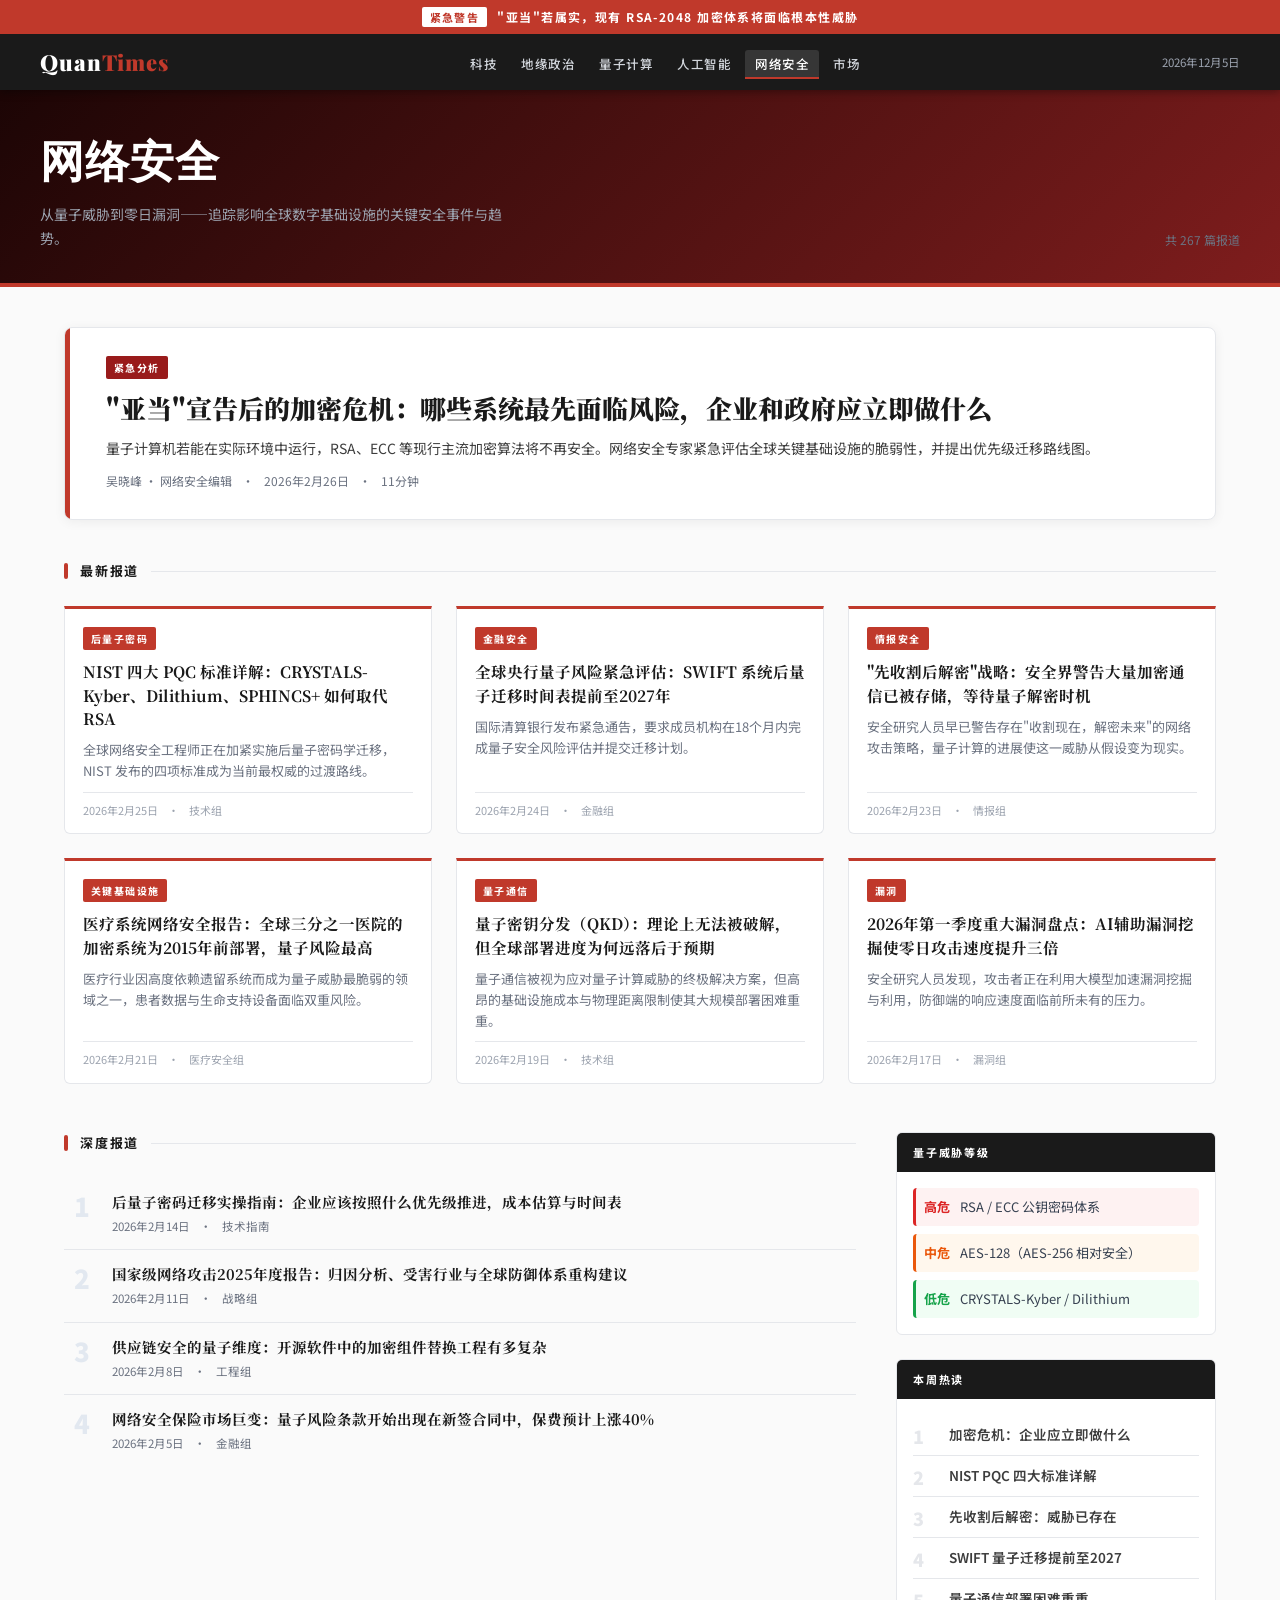
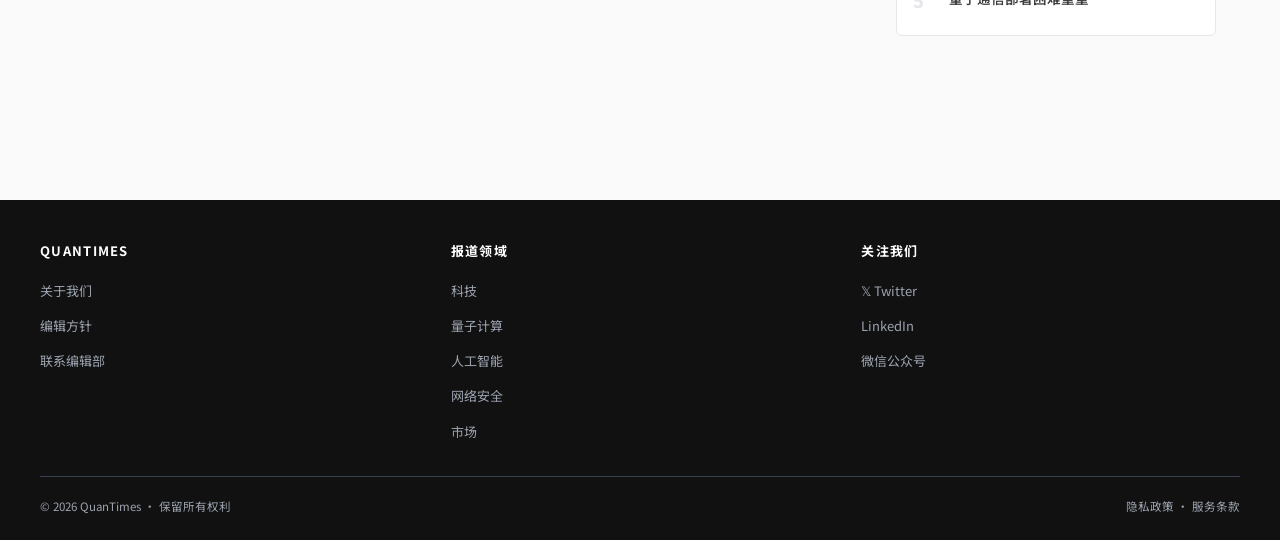
<file: security.html>
<!DOCTYPE html>
<html lang="zh-CN">
<head>
  <meta charset="UTF-8" /><meta name="viewport" content="width=device-width, initial-scale=1.0" />
  <title>网络安全 — QuanTimes</title>
  <link rel="preconnect" href="https://fonts.googleapis.com" />
  <link href="https://fonts.googleapis.com/css2?family=Noto+Serif+SC:wght@400;700;900&family=Noto+Sans+SC:wght@400;500;600;700&family=Playfair+Display:wght@700;900&display=swap" rel="stylesheet" />
  <link rel="stylesheet" href="news.css" />
  <link rel="icon" type="image/svg+xml" href="favicon.svg" />
</head>
<body>
<div class="breaking-banner"><span class="label">紧急警告</span>"亚当"若属实，现有 RSA-2048 加密体系将面临根本性威胁</div>
<header class="masthead">
  <div class="masthead-inner">
    <a class="logo" href="index.html">Quan<span>Times</span></a>
    <nav><ul class="nav-links">
      <li><a href="keji.html">科技</a></li>
      <li><a href="geopolitics.html">地缘政治</a></li>
      <li><a href="quantum.html">量子计算</a></li>
      <li><a href="ai.html">人工智能</a></li>
      <li><a href="security.html" class="active">网络安全</a></li>
      <li><a href="markets.html">市场</a></li>
    </ul></nav>
    <span class="nav-date" id="live-date"></span>
  </div>
</header>

<div class="section-hero" style="background:linear-gradient(135deg,#1c0505,#7f1d1d);">
  <div class="section-hero-inner">
    <div>
      <h1>网络安全</h1>
      <p>从量子威胁到零日漏洞——追踪影响全球数字基础设施的关键安全事件与趋势。</p>
    </div>
    <span class="section-hero-count">共 267 篇报道</span>
  </div>
</div>

<div class="page-wrap">
  <div class="featured-card">
    <div class="featured-card-body featured-card-body--full">
      <span class="card-label" style="background:#991b1b;">紧急分析</span>
      <h2><a href="index.html">"亚当"宣告后的加密危机：哪些系统最先面临风险，企业和政府应立即做什么</a></h2>
      <p>量子计算机若能在实际环境中运行，RSA、ECC 等现行主流加密算法将不再安全。网络安全专家紧急评估全球关键基础设施的脆弱性，并提出优先级迁移路线图。</p>
      <div class="card-meta"><span>吴晓峰 · 网络安全编辑</span><span>·</span><span>2026年2月26日</span><span>·</span><span>11分钟</span></div>
    </div>
  </div>

  <div class="section-divider"><h2>最新报道</h2></div>
  <div class="article-grid">
    <div class="article-card">
      <div class="article-card-body">
        <span class="card-label">后量子密码</span>
        <h3><a href="#">NIST 四大 PQC 标准详解：CRYSTALS-Kyber、Dilithium、SPHINCS+ 如何取代 RSA</a></h3>
        <p>全球网络安全工程师正在加紧实施后量子密码学迁移，NIST 发布的四项标准成为当前最权威的过渡路线。</p>
        <div class="card-meta"><span>2026年2月25日</span><span>·</span><span>技术组</span></div>
      </div>
    </div>
    <div class="article-card">
      <div class="article-card-body">
        <span class="card-label">金融安全</span>
        <h3><a href="#">全球央行量子风险紧急评估：SWIFT 系统后量子迁移时间表提前至2027年</a></h3>
        <p>国际清算银行发布紧急通告，要求成员机构在18个月内完成量子安全风险评估并提交迁移计划。</p>
        <div class="card-meta"><span>2026年2月24日</span><span>·</span><span>金融组</span></div>
      </div>
    </div>
    <div class="article-card">
      <div class="article-card-body">
        <span class="card-label">情报安全</span>
        <h3><a href="#">"先收割后解密"战略：安全界警告大量加密通信已被存储，等待量子解密时机</a></h3>
        <p>安全研究人员早已警告存在"收割现在，解密未来"的网络攻击策略，量子计算的进展使这一威胁从假设变为现实。</p>
        <div class="card-meta"><span>2026年2月23日</span><span>·</span><span>情报组</span></div>
      </div>
    </div>
    <div class="article-card">
      <div class="article-card-body">
        <span class="card-label">关键基础设施</span>
        <h3><a href="#">医疗系统网络安全报告：全球三分之一医院的加密系统为2015年前部署，量子风险最高</a></h3>
        <p>医疗行业因高度依赖遗留系统而成为量子威胁最脆弱的领域之一，患者数据与生命支持设备面临双重风险。</p>
        <div class="card-meta"><span>2026年2月21日</span><span>·</span><span>医疗安全组</span></div>
      </div>
    </div>
    <div class="article-card">
      <div class="article-card-body">
        <span class="card-label">量子通信</span>
        <h3><a href="#">量子密钥分发（QKD）：理论上无法被破解，但全球部署进度为何远落后于预期</a></h3>
        <p>量子通信被视为应对量子计算威胁的终极解决方案，但高昂的基础设施成本与物理距离限制使其大规模部署困难重重。</p>
        <div class="card-meta"><span>2026年2月19日</span><span>·</span><span>技术组</span></div>
      </div>
    </div>
    <div class="article-card">
      <div class="article-card-body">
        <span class="card-label">漏洞</span>
        <h3><a href="#">2026年第一季度重大漏洞盘点：AI辅助漏洞挖掘使零日攻击速度提升三倍</a></h3>
        <p>安全研究人员发现，攻击者正在利用大模型加速漏洞挖掘与利用，防御端的响应速度面临前所未有的压力。</p>
        <div class="card-meta"><span>2026年2月17日</span><span>·</span><span>漏洞组</span></div>
      </div>
    </div>
  </div>

  <div class="list-section">
    <div>
      <div class="section-divider"><h2>深度报道</h2></div>
      <div class="article-list">
        <a class="article-list-item" href="#">
          <div class="list-info"><h4>后量子密码迁移实操指南：企业应该按照什么优先级推进，成本估算与时间表</h4><div class="card-meta"><span>2026年2月14日</span><span>·</span><span>技术指南</span></div></div>
        </a>
        <a class="article-list-item" href="#">
          <div class="list-info"><h4>国家级网络攻击2025年度报告：归因分析、受害行业与全球防御体系重构建议</h4><div class="card-meta"><span>2026年2月11日</span><span>·</span><span>战略组</span></div></div>
        </a>
        <a class="article-list-item" href="#">
          <div class="list-info"><h4>供应链安全的量子维度：开源软件中的加密组件替换工程有多复杂</h4><div class="card-meta"><span>2026年2月8日</span><span>·</span><span>工程组</span></div></div>
        </a>
        <a class="article-list-item" href="#">
          <div class="list-info"><h4>网络安全保险市场巨变：量子风险条款开始出现在新签合同中，保费预计上涨40%</h4><div class="card-meta"><span>2026年2月5日</span><span>·</span><span>金融组</span></div></div>
        </a>
      </div>
    </div>
    <aside>
      <div class="sidebar-card">
        <div class="sidebar-card-header">量子威胁等级</div>
        <div class="sidebar-card-body">
          <div style="display:flex;flex-direction:column;gap:8px;font-size:13px;">
            <div style="display:flex;align-items:center;gap:10px;padding:8px;background:#fef2f2;border-radius:4px;border-left:3px solid #dc2626;">
              <span style="font-weight:700;color:#dc2626;">高危</span>
              <span style="color:#374151;">RSA / ECC 公钥密码体系</span>
            </div>
            <div style="display:flex;align-items:center;gap:10px;padding:8px;background:#fff7ed;border-radius:4px;border-left:3px solid #ea580c;">
              <span style="font-weight:700;color:#ea580c;">中危</span>
              <span style="color:#374151;">AES-128（AES-256 相对安全）</span>
            </div>
            <div style="display:flex;align-items:center;gap:10px;padding:8px;background:#f0fdf4;border-radius:4px;border-left:3px solid #16a34a;">
              <span style="font-weight:700;color:#16a34a;">低危</span>
              <span style="color:#374151;">CRYSTALS-Kyber / Dilithium</span>
            </div>
          </div>
        </div>
      </div>
      <div class="sidebar-card">
        <div class="sidebar-card-header">本周热读</div>
        <div class="sidebar-card-body">
          <ul class="trending-list">
            <li><a href="#">加密危机：企业应立即做什么</a></li>
            <li><a href="#">NIST PQC 四大标准详解</a></li>
            <li><a href="#">先收割后解密：威胁已存在</a></li>
            <li><a href="#">SWIFT 量子迁移提前至2027</a></li>
            <li><a href="#">量子通信部署困难重重</a></li>
          </ul>
        </div>
      </div>
    </aside>
  </div>
</div>

<footer>
  <div class="footer-inner">
    <div class="footer-col"><h4>QuanTimes</h4><ul><li><a href="#">关于我们</a></li><li><a href="#">编辑方针</a></li><li><a href="#">联系编辑部</a></li></ul></div>
    <div class="footer-col"><h4>报道领域</h4><ul><li><a href="keji.html">科技</a></li><li><a href="quantum.html">量子计算</a></li><li><a href="ai.html">人工智能</a></li><li><a href="security.html">网络安全</a></li><li><a href="markets.html">市场</a></li></ul></div>
    <div class="footer-col"><h4>关注我们</h4><ul><li><a href="#">𝕏 Twitter</a></li><li><a href="#">LinkedIn</a></li><li><a href="#">微信公众号</a></li></ul></div>
  </div>
  <div class="footer-bottom"><span>© 2026 QuanTimes · 保留所有权利</span><span>隐私政策 · 服务条款</span></div>
</footer>
<script>document.getElementById('live-date').textContent=new Intl.DateTimeFormat('zh-CN',{year:'numeric',month:'long',day:'numeric'}).format(new Date());</script>
</body>
</html>
</file>
<file: news.css>
/* ── SHARED STYLES — QuanTimes ── */
*, *::before, *::after { box-sizing: border-box; margin: 0; padding: 0; }

:root {
  --red:      #c0392b;
  --red-dark: #96281b;
  --ink:      #1a1a1a;
  --ink-light:#3d3d3d;
  --muted:    #6b7280;
  --border:   #e5e7eb;
  --bg:       #fafafa;
  --white:    #ffffff;
  --accent:   #1d4ed8;
}

html { scroll-behavior: smooth; }
body {
  font-family: 'Noto Sans SC', 'PingFang SC', 'Microsoft YaHei', sans-serif;
  background: var(--bg);
  color: var(--ink);
  line-height: 1.7;
  font-size: 16px;
}

/* ── BREAKING BANNER ── */
.breaking-banner {
  background: var(--red);
  color: #fff;
  font-size: 12px;
  font-weight: 700;
  letter-spacing: .12em;
  text-transform: uppercase;
  padding: 7px 0;
  text-align: center;
  position: sticky;
  top: 0;
  z-index: 100;
}
.breaking-banner span.label {
  background: #fff;
  color: var(--red);
  padding: 2px 8px;
  border-radius: 2px;
  margin-right: 10px;
  font-size: 11px;
}

/* ── MASTHEAD ── */
.masthead {
  background: var(--ink);
  color: #fff;
  padding: 0 24px;
  position: sticky;
  top: 32px;
  z-index: 99;
  box-shadow: 0 2px 8px rgba(0,0,0,.35);
}
.masthead-inner {
  max-width: 1200px;
  margin: 0 auto;
  display: flex;
  align-items: center;
  justify-content: space-between;
  gap: 16px;
  height: 56px;
}
.logo {
  font-family: 'Playfair Display', serif;
  font-size: 22px;
  font-weight: 900;
  letter-spacing: .04em;
  color: #fff;
  text-decoration: none;
  white-space: nowrap;
}
.logo span { color: var(--red); }
.nav-links { display: flex; gap: 4px; list-style: none; flex-wrap: wrap; }
.nav-links a {
  color: #d1d5db;
  text-decoration: none;
  font-size: 12.5px;
  font-weight: 500;
  letter-spacing: .04em;
  padding: 4px 10px;
  border-radius: 3px;
  transition: background .15s, color .15s;
}
.nav-links a:hover,
.nav-links a.active { background: rgba(255,255,255,.12); color: #fff; }
.nav-links a.active { border-bottom: 2px solid var(--red); border-radius: 3px 3px 0 0; }
.nav-date { font-size: 11.5px; color: #9ca3af; white-space: nowrap; }

/* ── SECTION HERO ── */
.section-hero {
  background: var(--ink);
  border-bottom: 4px solid var(--red);
  padding: 32px 24px;
}
.section-hero-inner {
  max-width: 1200px;
  margin: 0 auto;
  display: flex;
  align-items: flex-end;
  justify-content: space-between;
  gap: 16px;
  flex-wrap: wrap;
}
.section-hero h1 {
  font-family: 'Playfair Display', serif;
  font-size: clamp(28px, 4vw, 44px);
  font-weight: 900;
  color: #fff;
  letter-spacing: .02em;
}
.section-hero p {
  color: #9ca3af;
  font-size: 14px;
  margin-top: 6px;
  max-width: 480px;
}
.section-hero-count {
  font-size: 12px;
  color: #6b7280;
  white-space: nowrap;
}

/* ── MAIN LAYOUT ── */
.page-wrap {
  max-width: 1200px;
  margin: 0 auto;
  padding: 40px 24px 80px;
}

/* ── FEATURED CARD ── */
.featured-card {
  display: grid;
  grid-template-columns: 1fr 1fr;
  gap: 0;
  background: #fff;
  border: 1px solid var(--border);
  border-radius: 8px;
  overflow: hidden;
  margin-bottom: 40px;
  box-shadow: 0 2px 12px rgba(0,0,0,.06);
}
@media (max-width: 700px) { .featured-card { grid-template-columns: 1fr; } }
.featured-card-img {
  background: linear-gradient(135deg, #0f172a, #1e3a5f);
  min-height: 280px;
  display: flex;
  align-items: center;
  justify-content: center;
  overflow: hidden;
}
.featured-card-img img {
  width: 100%;
  height: 100%;
  object-fit: cover;
  display: block;
}
.featured-card-img .placeholder-text {
  color: #475569;
  font-size: 48px;
  font-weight: 900;
  font-family: serif;
  letter-spacing: .04em;
}
.featured-card-body {
  padding: 28px 32px;
  display: flex;
  flex-direction: column;
  justify-content: center;
  gap: 12px;
}
.featured-card-body--full {
  grid-column: 1 / -1;
  border-left: 5px solid var(--red);
  padding-left: 36px;
}
.card-label {
  display: inline-block;
  background: var(--red);
  color: #fff;
  font-size: 10px;
  font-weight: 700;
  letter-spacing: .14em;
  text-transform: uppercase;
  padding: 3px 8px;
  border-radius: 2px;
  width: fit-content;
}
.featured-card-body h2 {
  font-family: 'Noto Serif SC', Georgia, serif;
  font-size: clamp(18px, 2.5vw, 26px);
  font-weight: 900;
  line-height: 1.3;
  color: var(--ink);
}
.featured-card-body h2 a {
  color: inherit;
  text-decoration: none;
  transition: color .15s;
}
.featured-card-body h2 a:hover { color: var(--red); }
.featured-card-body p {
  font-size: 14px;
  color: var(--ink-light);
  line-height: 1.6;
}
.card-meta {
  font-size: 12px;
  color: var(--muted);
  display: flex;
  gap: 10px;
  flex-wrap: wrap;
}

/* ── SECTION DIVIDER ── */
.section-divider {
  display: flex;
  align-items: center;
  gap: 12px;
  margin-bottom: 24px;
}
.section-divider h2 {
  font-size: 13px;
  font-weight: 700;
  letter-spacing: .14em;
  text-transform: uppercase;
  color: var(--ink);
  white-space: nowrap;
}
.section-divider::after {
  content: '';
  flex: 1;
  height: 1px;
  background: var(--border);
}
.section-divider::before {
  content: '';
  width: 4px;
  height: 16px;
  background: var(--red);
  border-radius: 2px;
  flex-shrink: 0;
}

/* ── ARTICLE GRID ── */
.article-grid {
  display: grid;
  grid-template-columns: repeat(3, 1fr);
  gap: 24px;
  margin-bottom: 48px;
}
@media (max-width: 900px) { .article-grid { grid-template-columns: repeat(2, 1fr); } }
@media (max-width: 560px) { .article-grid { grid-template-columns: 1fr; } }

.article-card {
  background: #fff;
  border: 1px solid var(--border);
  border-top: 3px solid var(--red);
  border-radius: 0 0 6px 6px;
  overflow: hidden;
  display: flex;
  flex-direction: column;
  transition: box-shadow .2s, border-top-color .2s;
}
.article-card:hover {
  box-shadow: 0 4px 16px rgba(0,0,0,.1);
  border-top-color: var(--red-dark);
}
.article-card-body {
  padding: 18px 18px 14px;
  flex: 1;
  display: flex;
  flex-direction: column;
  gap: 10px;
}
.article-card-body h3 {
  font-family: 'Noto Serif SC', Georgia, serif;
  font-size: 15.5px;
  font-weight: 700;
  line-height: 1.5;
  color: var(--ink);
}
.article-card-body h3 a {
  color: inherit;
  text-decoration: none;
  transition: color .15s;
}
.article-card-body h3 a:hover { color: var(--red); }
.article-card-body p {
  font-size: 13px;
  color: var(--muted);
  line-height: 1.6;
  flex: 1;
}
.article-card-body .card-meta {
  font-size: 11px;
  color: #9ca3af;
  border-top: 1px solid var(--border);
  padding-top: 8px;
  margin-top: auto;
}

/* ── LIST SECTION (below grid) ── */
.list-section {
  display: grid;
  grid-template-columns: 1fr 320px;
  gap: 40px;
  align-items: start;
}
@media (max-width: 860px) { .list-section { grid-template-columns: 1fr; } }

.article-list { counter-reset: article-num; }
.article-list-item {
  counter-increment: article-num;
  display: grid;
  grid-template-columns: 36px 1fr;
  gap: 0 12px;
  padding: 13px 0;
  border-bottom: 1px solid var(--border);
  text-decoration: none;
  color: inherit;
  align-items: start;
  transition: background .12s;
}
.article-list-item:hover { background: #f9fafb; }
.article-list-item:last-child { border-bottom: none; }
.article-list-item::before {
  content: counter(article-num);
  font-size: 26px;
  font-weight: 900;
  color: #e2e8f0;
  line-height: 1;
  padding-top: 2px;
  justify-self: center;
}
.list-info h4 {
  font-family: 'Noto Serif SC', serif;
  font-size: 14.5px;
  font-weight: 700;
  line-height: 1.5;
  color: var(--ink);
  margin-bottom: 4px;
  transition: color .15s;
}
.article-list-item:hover .list-info h4 { color: var(--red); }
.list-info .card-meta { font-size: 11.5px; }

/* ── SIDEBAR ── */
.sidebar-card {
  background: var(--white);
  border: 1px solid var(--border);
  border-radius: 6px;
  margin-bottom: 24px;
  overflow: hidden;
}
.sidebar-card-header {
  background: var(--ink);
  color: #fff;
  font-size: 11px;
  font-weight: 700;
  letter-spacing: .16em;
  text-transform: uppercase;
  padding: 10px 16px;
}
.sidebar-card-body { padding: 16px; }
.trending-list { list-style: none; counter-reset: trend; }
.trending-list li {
  counter-increment: trend;
  display: flex;
  gap: 12px;
  padding: 10px 0;
  border-bottom: 1px solid var(--border);
  align-items: flex-start;
}
.trending-list li:last-child { border-bottom: none; }
.trending-list li::before {
  content: counter(trend);
  flex-shrink: 0;
  font-size: 18px;
  font-weight: 900;
  color: #e5e7eb;
  width: 24px;
  line-height: 1;
  margin-top: 2px;
}
.trending-list a {
  font-size: 13.5px;
  font-weight: 600;
  color: var(--ink-light);
  text-decoration: none;
  line-height: 1.4;
  transition: color .15s;
}
.trending-list a:hover { color: var(--red); }
.topic-tags { display: flex; flex-wrap: wrap; gap: 8px; }
.topic-tag {
  font-size: 12px;
  font-weight: 600;
  padding: 5px 11px;
  border-radius: 3px;
  background: var(--border);
  color: var(--ink-light);
  text-decoration: none;
  transition: background .15s;
}
.topic-tag:hover { background: #d1d5db; }

/* ── FOOTER ── */
footer {
  background: #111;
  color: #9ca3af;
  padding: 40px 24px 24px;
  margin-top: 60px;
}
.footer-inner {
  max-width: 1200px;
  margin: 0 auto;
  display: grid;
  grid-template-columns: repeat(auto-fit, minmax(180px, 1fr));
  gap: 32px;
  padding-bottom: 32px;
  border-bottom: 1px solid #374151;
}
.footer-col h4 { color: #fff; font-size: 13px; font-weight: 700; letter-spacing: .1em; text-transform: uppercase; margin-bottom: 14px; }
.footer-col ul { list-style: none; display: flex; flex-direction: column; gap: 8px; }
.footer-col a { color: #9ca3af; text-decoration: none; font-size: 13px; transition: color .15s; }
.footer-col a:hover { color: #fff; }
.footer-bottom { max-width: 1200px; margin: 20px auto 0; display: flex; flex-wrap: wrap; justify-content: space-between; gap: 8px; font-size: 11.5px; }
</file>
